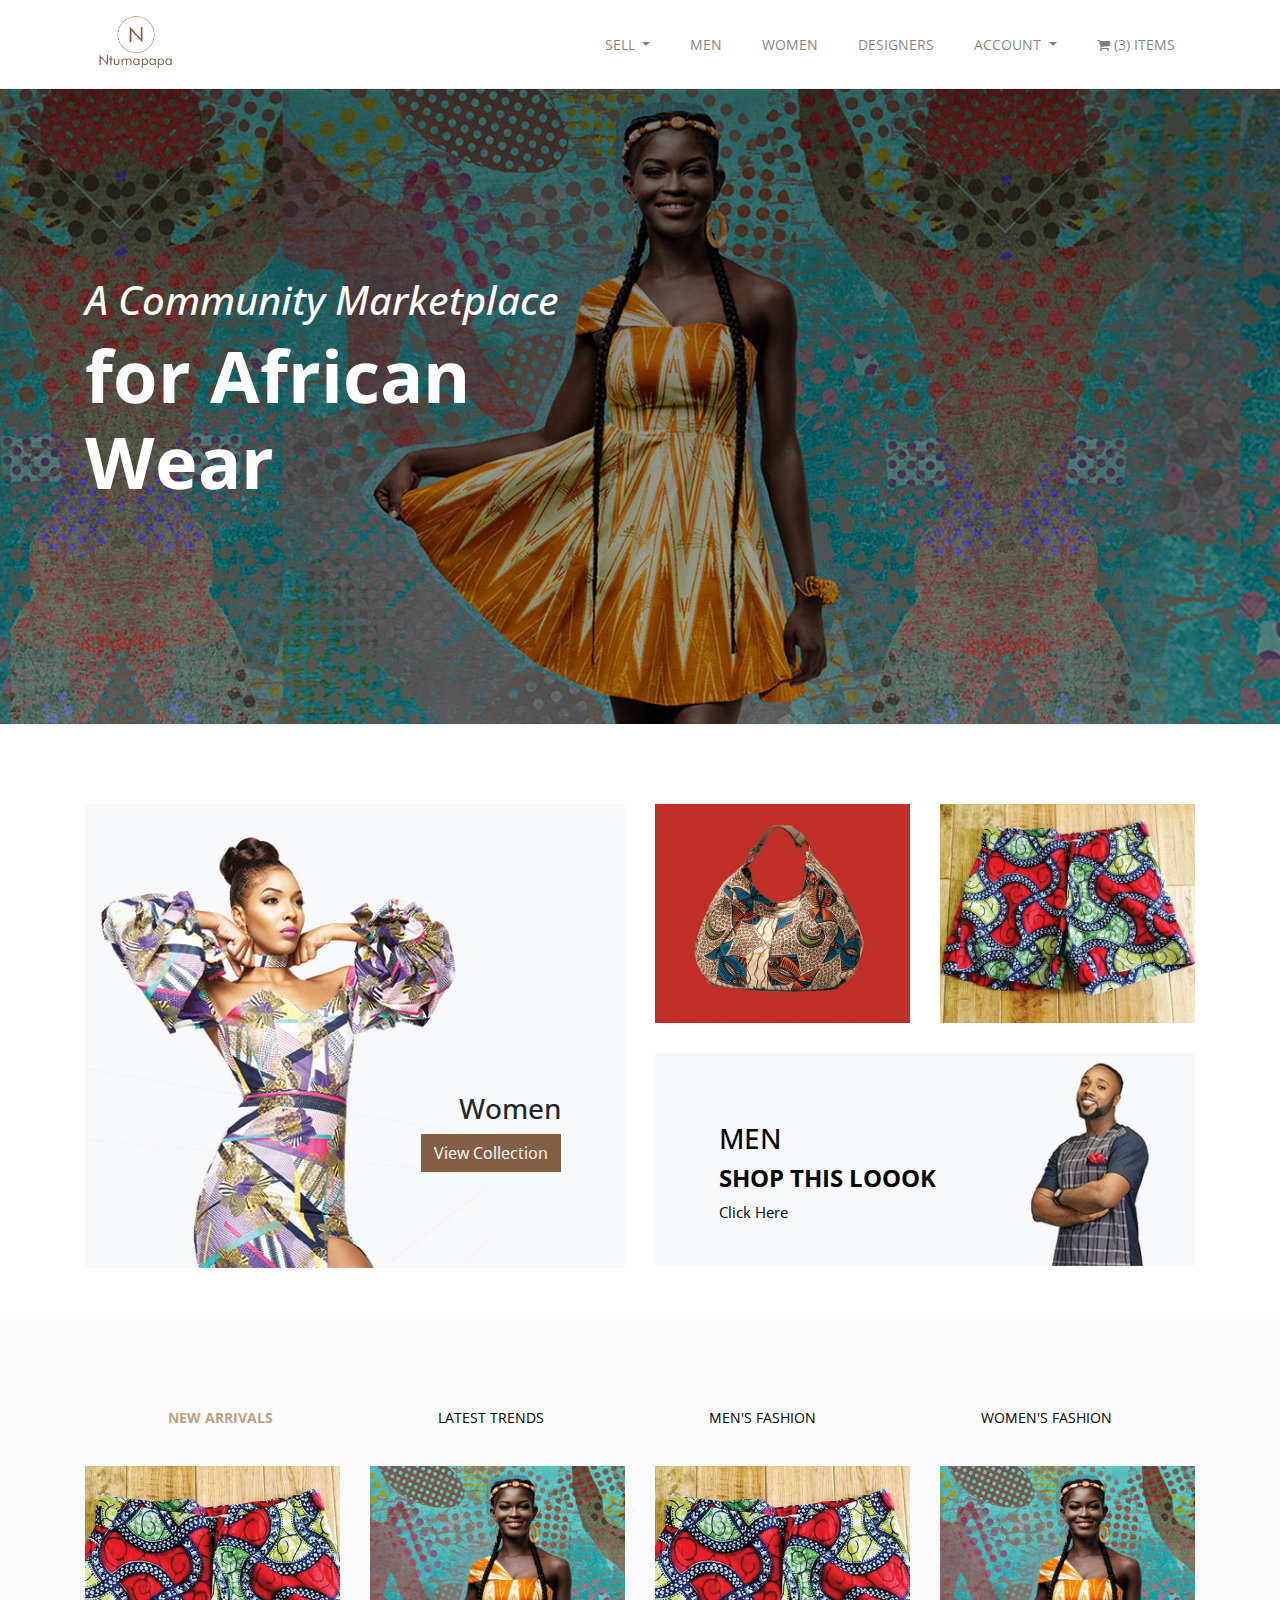
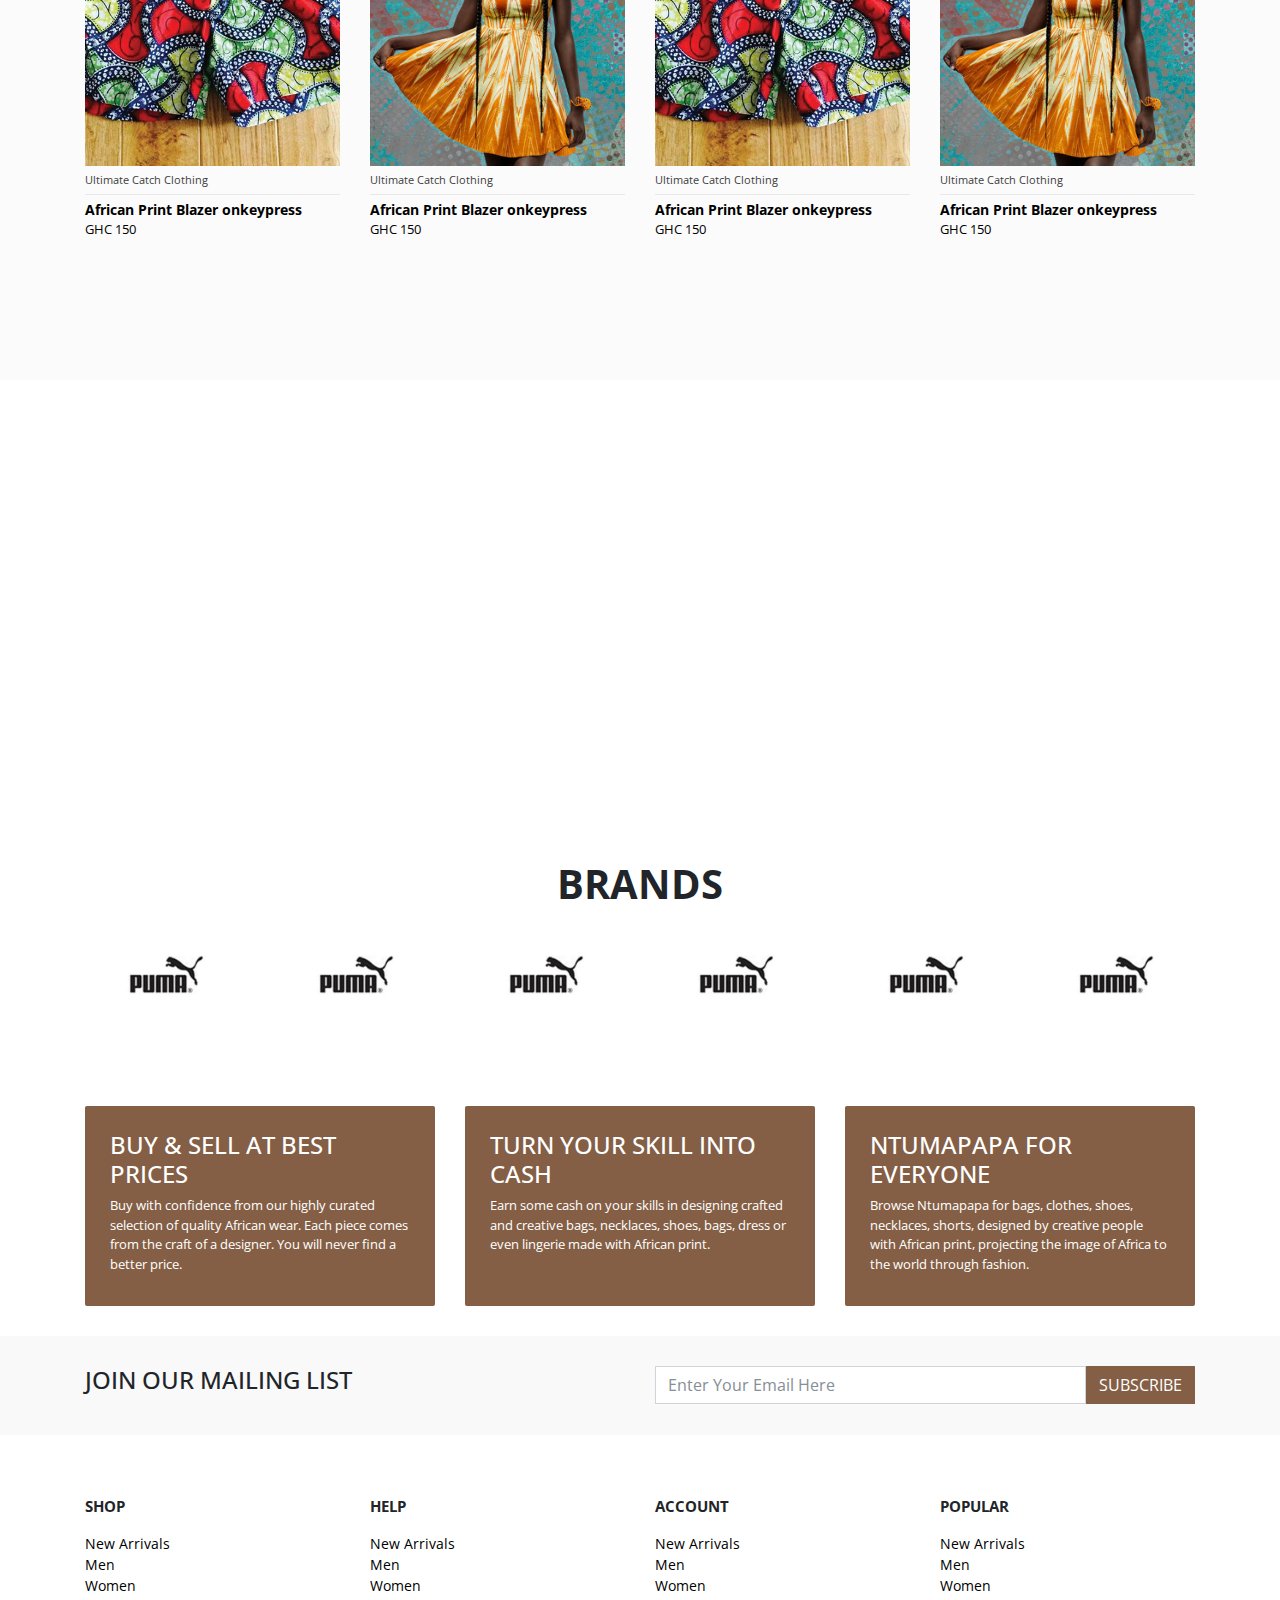
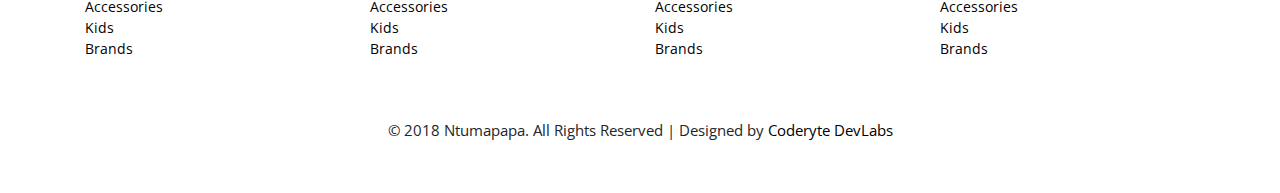
<file: index.html>
<!doctype html>
<html lang="en">

<head>
  <title>Ntumapapa | Buy and Sell African Clothing</title>
  <!-- Required meta tags -->
  <meta charset="utf-8">
  <meta name="viewport" content="width=device-width, initial-scale=1, shrink-to-fit=no">

  <!-- Bootstrap CSS -->
  <link rel="stylesheet" href="css/bootstrap.css">

  <!-- owl -->
  <link rel="stylesheet" href="css/owl.carousel.min.css">
  <link rel="stylesheet" href="css/owl.theme.default.css">
  <!-- owl -->


  <!-- custom -->
  <link rel="stylesheet" href="css/style.css">
  <!-- custom -->

   <!-- external from Plugins -->
    <link rel="stylesheet" href="plugins/animate.css">
    <!-- external from Plugins -->

  <!-- google fonts used -->
  <link href="https://fonts.googleapis.com/css?family=Open+Sans" rel="stylesheet">
  <link href="font-awesome-4.7.0/css/font-awesome.min.css" rel="stylesheet" type="text/css">
  <!-- google fonts used -->

</head>

<body>


  <!-- top manu or navigation bar  -->

  <nav class="navbar navbar-expand-lg navbar-light bg-light fixed-top ">
    <div class="container">
      <a href="index.html"><img src="img/officiallogo.png" class="img-fluid navbar-brand" width="100" height="48"></a>

      <button class="navbar-toggler" type="button" data-toggle="collapse" data-target="#navbarSupportedContent" aria-controls="navbarSupportedContent" aria-expanded="false" aria-label="Toggle navigation">
    <span class="navbar-toggler-icon"></span>

  </button>

      <div class="collapse navbar-collapse justify-content-end" id="navbarSupportedContent">
        <ul class="navbar-nav">


          <li class="nav-item dropdown">
            <a class="nav-link dropdown-toggle" href="#" id="navbarDropdown" role="button" data-toggle="dropdown" aria-haspopup="true" aria-expanded="false">
          SELL
        </a>
            <div class="dropdown-menu" aria-labelledby="navbarDropdown">
              <a class="dropdown-item" href="sellcategory.html">Men Collection</a>
              <a class="dropdown-item" href="sellcategory.html">Men Collection</a>

            </div>
          </li>
          <li class="nav-item"><a class="nav-link" href="listing.html">MEN</a></li>
          <li class="nav-item"><a class="nav-link" href="listing.html">WOMEN</a></li>
          <li class="nav-item"><a class="nav-link" href="designers.html">DESIGNERS</a></li>

          <li class="nav-item dropdown">
            <a class="nav-link dropdown-toggle" href="#" id="navbarDropdown" role="button" data-toggle="dropdown" aria-haspopup="true" aria-expanded="false">
          ACCOUNT
        </a>
            <div class="dropdown-menu" aria-labelledby="navbarDropdown">
              <a class="dropdown-item" href="login.html">Login</a>
              <a class="dropdown-item" href="Signup.html">Sign up</a>
            </div>
          </li>

          <li class="nav-item dropdown">
            <a class="nav-link" href="#" id="navbarDropdown" role="button" data-toggle="dropdown" aria-haspopup="true" aria-expanded="false">
          <i class="fa fa-shopping-cart"></i> <span>(3)</span><span> ITEMS</span>
        </a>
            <div class="dropdown-menu cardrop" aria-labelledby="navbarDropdown">
              <!-- add to cart dropdown preview -->
              <div>
                  <div class="row cartd ">
                    <div class="col-3"><img src="img/nika.jpg" class="img-fluid img-cart"></div>
                    <div class="col-7">
                      <p class="ntumaprotext"> African Print Blazer onkeypress </p>
                      <p class="amttext">1 <span>x</span> <span>GHC 150</span></p>
                    </div>
                    <div class="col-2">X</div>
                  </div>


                  <div class="row cartd">
                    <div class="col-3"><img src="img/nika.jpg" class="img-fluid img-cart"></div>
                    <div class="col-7">
                      <p class="ntumaprotext"> African Print Blazer onkeypress </p>
                      <p class="amttext">1 <span>x</span> <span>GHC 150</span></p>
                    </div>
                    <div class="col-2">X</div>
                    <hr>
                  </div>

                  <div class="row cartd">
                    <div class="col-3"><img src="img/nika.jpg" class="img-fluid img-cart"></div>
                    <div class="col-7">
                      <p class="ntumaprotext"> African Print Blazer onkeypress </p>
                      <p class="amttext">4 <span>x</span> <span>GHC 150</span></p>
                    </div>
                    <div class="col-2">X</div>
                    <hr>
                  </div>

                  </div>
                    <!-- add to cart dropdown preview -->

                    <!--view all cart or checkout   -->
                     <div class="cartout">
                       <div class="row">
                         <div class="col-6">
                           <a href="cart.html" class="btn btn-outline-primary btn-ntm-sm">View Call</a>
                         </div>
                         <div class="col-6 text-right">
                           <a href="checkout.html" class="btn btn-primary btn-ntm-sm">Check Out</a>
                         </div>
                       </div>
                     </div>
                    <!--view all cart or checkout   -->



              </div>
            </div>
          </li>


          <!-- <li class="nav-item">
        <a class="nav-link" href="#"> <i class="fa fa-shopping-cart"></i> <span>(0)</span><span> ITEMS</span></a>
      </li> -->
        </ul>

      </div>

  </nav>
  <!-- top manu or navigation bar  -->

  <!-- top image -->
  <section class="ntuma">
    <div class="container">
      <div class="row">
        <div class="col-xl-6">
          <h1 class="wow fadeIn" data-wow-delay="0.3s"><em> A Community Marketplace</em></h1>
          <h1 class="ntumah1 wow fadeInLeft" data-wow-delay="1s">for African Wear</h1>
        </div>
      </div>
    </div>
  </section>
  <!-- top image -->

  <!-- product categoery -->
  <section class="homprcat">
    <div class="container">
      <div class="row wow fadeInUp" data-wow-delay="0.3s">
        <div class="col-xl-6 col-md-6">
            <img src="img/women.jpg" class="img-fluid">
            <div class="text-right thumwo">
              <h3> Women </h3>
            <a href="#" class="btn btn-primary btn-ntm-sm">View Collection</a>
        </div>
      </div>


      <div class="col-xl-6  col-md-6">
        <div class="row">
          <div class="col-xl-6  col-md-6 thirtypadb">
            <a href="">
                    <img src="img/bag.jpg" class="img-fluid">
                    </a>
          </div>

          <div class="col-xl-6  col-md-6 thirtypadb">
            <a href="">
                  <img src="img/nika.jpg" class="img-fluid">
                  </a>
          </div>

          <div class="col-xl-12">

                <img src="img/men.jpg" class="img-fluid">
                <div class="thumen bc2">
                  <a href="">
                  <h3> MEN </h3>
                  <h4><strong>SHOP THIS LOOOK</strong></h4>
                  <P>Click Here</P>
                  </a>
                </div>

          </div>
        </div>
      </div>
    </div>
    </div>

  </section>
  <!-- product categoery -->



  <!-- Featured  -->
  <section class="homprcat2">
    <div class="container">
      <div class="row">
        <div class="col-xl-12">
          <ul class="nav nav-pills nav-fill " id="pills-tab" role="tablist">
            <li class="nav-item">
              <a class="nav-link active" id="pills-home-tab" data-toggle="pill" href="#ARRIVALS" role="tab" aria-controls="ARRIVALS" aria-selected="true">NEW ARRIVALS</a>
            </li>
            <li class="nav-item">
              <a class="nav-link" id="pills-profile-tab" data-toggle="pill" href="#RENDS" role="tab" aria-controls="RENDS" aria-selected="false">LATEST TRENDS</a>
            </li>
            <li class="nav-item">
              <a class="nav-link" id="pills-contact-tab" data-toggle="pill" href="#MEN" role="tab" aria-controls="MEN" aria-selected="false">MEN'S FASHION</a>
            </li>

            <li class="nav-item">
              <a class="nav-link" id="WOMEN-tab" data-toggle="pill" href="#WOMEN" role="tab" aria-controls="WOMEN" aria-selected="false">WOMEN'S FASHION</a>
            </li>

          </ul>

          <!-- inside content for Featured content  -->
          <div class="tab-content" id="pills-tabContent">
            <!-- new arrive contetn on toggole -->
            <div class="tab-pane fade show active" id="ARRIVALS" role="tabpanel" aria-labelledby="pills-home-tab">
              <div class="row protog">
                <div class="col-xl-3 col-lg-3 col-md-6 addpad">
                  <div class="cont">
                    <img src="img/nika.jpg" class="img-fluid img-ntuma image">
                    <div class="middle overlay">
                      <div class="text">
                        <ul class="list-inline">
                          <li class="list-inline-item"><a href="#"><i class="fa fa-heart fa-2xb" aria-hidden="true"></i></a></li>
                          <li class="list-inline-item"><a href="product.html"><i class="fa fa-eye fa-2xb" aria-hidden="true"></i></a></li>
                          <li class="list-inline-item"><a href="#"><i class="fa fa fa-shopping-cart fa-2xb" aria-hidden="true"></i></a></li><a target="_blank" href="#">
                </a></ul>
                      </div>

                    </div>
                  </div>
                  <div class="">
                    <a href="product.html">
                    <small class="brand">Ultimate Catch Clothing</small>
                  <p class="ntumaprotext">African Print Blazer onkeypress</p>
                  <p class="amttext">GHC 150</p>
                  </a>
                  </div>
                </div>

                <div class="col-xl-3 col-lg-3 col-md-6 addpad">
                  <div class="cont">
                    <img src="img/ntumacover.jpg" class="img-fluid img-ntuma image">
                    <div class="middle overlay">
                      <div class="text">
                        <ul class="list-inline">
                          <li class="list-inline-item"><a href="#"><i class="fa fa-heart fa-2xb" aria-hidden="true"></i></a></li>
                         <li class="list-inline-item"><a href="product.html"><i class="fa fa-eye fa-2xb" aria-hidden="true"></i></a></li>
                          <li class="list-inline-item"><a href="#"><i class="fa fa fa-shopping-cart fa-2xb" aria-hidden="true"></i></a></li><a target="_blank" href="#">
                </a></ul>
                      </div>

                    </div>
                  </div>
                  <div class="">
                    <a href="product.html">
                    <small class="brand">Ultimate Catch Clothing</small>
                  <p class="ntumaprotext">African Print Blazer onkeypress</p>
                  <p class="amttext">GHC 150</p>
                  </a>
                  </div>
                </div>

                <div class="col-xl-3 col-lg-3 col-md-6 addpad">
                  <div class="cont">
                    <img src="img/nika.jpg" class="img-fluid img-ntuma image">
                    <div class="middle overlay">
                      <div class="text">
                        <ul class="list-inline">
                          <li class="list-inline-item"><a href="#"><i class="fa fa-heart fa-2xb" aria-hidden="true"></i></a></li>
                         <li class="list-inline-item"><a href="product.html"><i class="fa fa-eye fa-2xb" aria-hidden="true"></i></a></li>
                          <li class="list-inline-item"><a href="#"><i class="fa fa fa-shopping-cart fa-2xb" aria-hidden="true"></i></a></li><a target="_blank" href="#">
                </a></ul>
                      </div>

                    </div>
                  </div>
                  <div class="">
                    <a href="product.html">
                    <small class="brand">Ultimate Catch Clothing</small>
                  <p class="ntumaprotext">African Print Blazer onkeypress</p>
                  <p class="amttext">GHC 150</p>
                  </a>
                  </div>
                </div>

                <div class="col-xl-3 col-lg-3 col-md-6 addpad">
                  <div class="cont">
                    <img src="img/ntumacover.jpg" class="img-fluid img-ntuma image">
                    <div class="middle overlay">
                      <div class="text">
                        <ul class="list-inline">
                          <li class="list-inline-item"><a href="#"><i class="fa fa-heart fa-2xb" aria-hidden="true"></i></a></li>
                         <li class="list-inline-item"><a href="product.html"><i class="fa fa-eye fa-2xb" aria-hidden="true"></i></a></li>
                          <li class="list-inline-item"><a href="#"><i class="fa fa fa-shopping-cart fa-2xb" aria-hidden="true"></i></a></li><a target="_blank" href="#">
                </a></ul>
                      </div>

                    </div>
                  </div>
                  <div class="">
                    <a href="product.html">
                    <small class="brand">Ultimate Catch Clothing</small>
                  <p class="ntumaprotext">African Print Blazer onkeypress</p>
                  <p class="amttext">GHC 150</p>
                  </a>
                  </div>
                </div>
              </div>
            </div>
            <!-- new arrive contetn on toggole -->

            <!-- trends contetn on toggole -->

            <div class="tab-pane fade" id="RENDS" role="tabpanel" aria-labelledby="pills-profile-tab">
              <div class="row protog">
                <div class="col-xl-3 col-lg-3 col-md-6 addpad">
                  <div class="cont">
                    <img src="img/nika.jpg" class="img-fluid img-ntuma image">
                    <div class="middle overlay">
                      <div class="text">
                        <ul class="list-inline">
                          <li class="list-inline-item"><a href="#"><i class="fa fa-heart fa-2xb" aria-hidden="true"></i></a></li>
                         <li class="list-inline-item"><a href="product.html"><i class="fa fa-eye fa-2xb" aria-hidden="true"></i></a></li>
                          <li class="list-inline-item"><a href="#"><i class="fa fa fa-shopping-cart fa-2xb" aria-hidden="true"></i></a></li><a target="_blank" href="#">
              </a></ul>
                      </div>

                    </div>
                  </div>
                  <div class="">
                    <a href="#">
                  <small class="brand">Ultimate Catch Clothing</small>
                <p class="ntumaprotext">African Print Blazer onkeypress</p>
                <p class="amttext">GHC 150</p>
                </a>
                  </div>
                </div>

                <div class="col-xl-3 col-lg-3 col-md-6 addpad">
                  <div class="cont">
                    <img src="img/ntumacover.jpg" class="img-fluid img-ntuma image">
                    <div class="middle overlay">
                      <div class="text">
                        <ul class="list-inline">
                          <li class="list-inline-item"><a href="#"><i class="fa fa-heart fa-2xb" aria-hidden="true"></i></a></li>
                         <li class="list-inline-item"><a href="product.html"><i class="fa fa-eye fa-2xb" aria-hidden="true"></i></a></li>
                          <li class="list-inline-item"><a href="#"><i class="fa fa fa-shopping-cart fa-2xb" aria-hidden="true"></i></a></li><a target="_blank" href="#">
              </a></ul>
                      </div>

                    </div>
                  </div>
                  <div class="">
                    <a href="#">
                  <small class="brand">Ultimate Catch Clothing</small>
                <p class="ntumaprotext">African Print Blazer onkeypress</p>
                <p class="amttext">GHC 150</p>
                </a>
                  </div>
                </div>

                <div class="col-xl-3 col-lg-3 col-md-6 addpad">
                  <div class="cont">
                    <img src="img/nika.jpg" class="img-fluid img-ntuma image">
                    <div class="middle overlay">
                      <div class="text">
                        <ul class="list-inline">
                          <li class="list-inline-item"><a href="#"><i class="fa fa-heart fa-2xb" aria-hidden="true"></i></a></li>
                         <li class="list-inline-item"><a href="product.html"><i class="fa fa-eye fa-2xb" aria-hidden="true"></i></a></li>
                          <li class="list-inline-item"><a href="#"><i class="fa fa fa-shopping-cart fa-2xb" aria-hidden="true"></i></a></li><a target="_blank" href="#">
              </a></ul>
                      </div>

                    </div>
                  </div>
                  <div class="">
                    <a href="#">
                  <small class="brand">Ultimate Catch Clothing</small>
                <p class="ntumaprotext">African Print Blazer onkeypress</p>
                <p class="amttext">GHC 150</p>
                </a>
                  </div>
                </div>

                <div class="col-xl-3 col-lg-3 col-md-6 addpad">
                  <div class="cont">
                    <img src="img/ntumacover.jpg" class="img-fluid img-ntuma image">
                    <div class="middle overlay">
                      <div class="text">
                        <ul class="list-inline">
                          <li class="list-inline-item"><a href="#"><i class="fa fa-heart fa-2xb" aria-hidden="true"></i></a></li>
                         <li class="list-inline-item"><a href="product.html"><i class="fa fa-eye fa-2xb" aria-hidden="true"></i></a></li>
                          <li class="list-inline-item"><a href="#"><i class="fa fa fa-shopping-cart fa-2xb" aria-hidden="true"></i></a></li><a target="_blank" href="#">
              </a></ul>
                      </div>

                    </div>
                  </div>
                  <div class="">
                    <a href="#">
                  <small class="brand">Ultimate Catch Clothing</small>
                <p class="ntumaprotext">African Print Blazer onkeypress</p>
                <p class="amttext">GHC 150</p>
                </a>
                  </div>
                </div>
              </div>
            </div>
            <!-- trends contetn on toggole -->


            <!-- men fashoin contetn on toggole -->

            <div class="tab-pane fade" id="MEN" role="tabpanel" aria-labelledby="pills-contact-tab">
              <div class="row protog">
                <div class="col-xl-3 col-lg-3 col-md-6 addpad">
                  <div class="cont">
                    <img src="img/nika.jpg" class="img-fluid img-ntuma image">
                    <div class="middle overlay">
                      <div class="text">
                        <ul class="list-inline">
                          <li class="list-inline-item"><a href="#"><i class="fa fa-heart fa-2xb" aria-hidden="true"></i></a></li>
                         <li class="list-inline-item"><a href="product.html"><i class="fa fa-eye fa-2xb" aria-hidden="true"></i></a></li>
                          <li class="list-inline-item"><a href="#"><i class="fa fa fa-shopping-cart fa-2xb" aria-hidden="true"></i></a></li><a target="_blank" href="#">
              </a></ul>
                      </div>

                    </div>
                  </div>
                  <div class="">
                    <a href="#">
                  <small class="brand">Ultimate Catch Clothing</small>
                <p class="ntumaprotext">African Print Blazer onkeypress</p>
                <p class="amttext">GHC 150</p>
                </a>
                  </div>
                </div>

                <div class="col-xl-3 col-lg-3 col-md-6 addpad">
                  <div class="cont">
                    <img src="img/ntumacover.jpg" class="img-fluid img-ntuma image">
                    <div class="middle overlay">
                      <div class="text">
                        <ul class="list-inline">
                          <li class="list-inline-item"><a href="#"><i class="fa fa-heart fa-2xb" aria-hidden="true"></i></a></li>
                         <li class="list-inline-item"><a href="product.html"><i class="fa fa-eye fa-2xb" aria-hidden="true"></i></a></li>
                          <li class="list-inline-item"><a href="#"><i class="fa fa fa-shopping-cart fa-2xb" aria-hidden="true"></i></a></li><a target="_blank" href="#">
              </a></ul>
                      </div>

                    </div>
                  </div>
                  <div class="">
                    <a href="#">
                  <small class="brand">Ultimate Catch Clothing</small>
                <p class="ntumaprotext">African Print Blazer onkeypress</p>
                <p class="amttext">GHC 150</p>
                </a>
                  </div>
                </div>

                <div class="col-xl-3 col-lg-3 col-md-6 addpad">
                  <div class="cont">
                    <img src="img/nika.jpg" class="img-fluid img-ntuma image">
                    <div class="middle overlay">
                      <div class="text">
                        <ul class="list-inline">
                          <li class="list-inline-item"><a href="#"><i class="fa fa-heart fa-2xb" aria-hidden="true"></i></a></li>
                         <li class="list-inline-item"><a href="product.html"><i class="fa fa-eye fa-2xb" aria-hidden="true"></i></a></li>
                          <li class="list-inline-item"><a href="#"><i class="fa fa fa-shopping-cart fa-2xb" aria-hidden="true"></i></a></li><a target="_blank" href="#">
              </a></ul>
                      </div>

                    </div>
                  </div>
                  <div class="">
                    <a href="#">
                  <small class="brand">Ultimate Catch Clothing</small>
                <p class="ntumaprotext">African Print Blazer onkeypress</p>
                <p class="amttext">GHC 150</p>
                </a>
                  </div>
                </div>

                <div class="col-xl-3 col-lg-3 col-md-6 addpad">
                  <div class="cont">
                    <img src="img/ntumacover.jpg" class="img-fluid img-ntuma image">
                    <div class="middle overlay">
                      <div class="text">
                        <ul class="list-inline">
                          <li class="list-inline-item"><a href="#"><i class="fa fa-heart fa-2xb" aria-hidden="true"></i></a></li>
                         <li class="list-inline-item"><a href="product.html"><i class="fa fa-eye fa-2xb" aria-hidden="true"></i></a></li>
                          <li class="list-inline-item"><a href="#"><i class="fa fa fa-shopping-cart fa-2xb" aria-hidden="true"></i></a></li><a target="_blank" href="#">
              </a></ul>
                      </div>

                    </div>
                  </div>
                  <div class="">
                    <a href="#">
                  <small class="brand">Ultimate Catch Clothing</small>
                <p class="ntumaprotext">African Print Blazer onkeypress</p>
                <p class="amttext">GHC 150</p>
                </a>
                  </div>
                </div>
              </div>
            </div>
            <!-- men fashoin contetn on toggole -->


            <!-- women fashoin contetn on toggole -->

            <div class="tab-pane fade" id="WOMEN" role="tabpanel" aria-labelledby="pills-contact-tab">
              <div class="row protog">
                <div class="col-xl-3 col-lg-3 col-md-6 addpad">
                  <div class="cont">
                    <img src="img/nika.jpg" class="img-fluid img-ntuma image">
                    <div class="middle overlay">
                      <div class="text">
                        <ul class="list-inline">
                          <li class="list-inline-item"><a href="#"><i class="fa fa-heart fa-2xb" aria-hidden="true"></i></a></li>
                         <li class="list-inline-item"><a href="product.html"><i class="fa fa-eye fa-2xb" aria-hidden="true"></i></a></li>
                          <li class="list-inline-item"><a href="#"><i class="fa fa fa-shopping-cart fa-2xb" aria-hidden="true"></i></a></li><a target="_blank" href="#">
              </a></ul>
                      </div>

                    </div>
                  </div>
                  <div class="">
                    <a href="#">
                  <small class="brand">Ultimate Catch Clothing</small>
                <p class="ntumaprotext">African Print Blazer onkeypress</p>
                <p class="amttext">GHC 150</p>
                </a>
                  </div>
                </div>

                <div class="col-xl-3 col-lg-3 col-md-6 addpad">
                  <div class="cont">
                    <img src="img/ntumacover.jpg" class="img-fluid img-ntuma image">
                    <div class="middle overlay">
                      <div class="text">
                        <ul class="list-inline">
                          <li class="list-inline-item"><a href="#"><i class="fa fa-heart fa-2xb" aria-hidden="true"></i></a></li>
                         <li class="list-inline-item"><a href="product.html"><i class="fa fa-eye fa-2xb" aria-hidden="true"></i></a></li>
                          <li class="list-inline-item"><a href="#"><i class="fa fa fa-shopping-cart fa-2xb" aria-hidden="true"></i></a></li><a target="_blank" href="#">
              </a></ul>
                      </div>

                    </div>
                  </div>
                  <div class="">
                    <a href="#">
                  <small class="brand">Ultimate Catch Clothing</small>
                <p class="ntumaprotext">African Print Blazer onkeypress</p>
                <p class="amttext">GHC 150</p>
                </a>
                  </div>
                </div>

                <div class="col-xl-3 col-lg-3 col-md-6 addpad">
                  <div class="cont">
                    <img src="img/nika.jpg" class="img-fluid img-ntuma image">
                    <div class="middle overlay">
                      <div class="text">
                        <ul class="list-inline">
                          <li class="list-inline-item"><a href="#"><i class="fa fa-heart fa-2xb" aria-hidden="true"></i></a></li>
                         <li class="list-inline-item"><a href="product.html"><i class="fa fa-eye fa-2xb" aria-hidden="true"></i></a></li>
                          <li class="list-inline-item"><a href="#"><i class="fa fa fa-shopping-cart fa-2xb" aria-hidden="true"></i></a></li><a target="_blank" href="#">
              </a></ul>
                      </div>

                    </div>
                  </div>
                  <div class="">
                    <a href="#">
                  <small class="brand">Ultimate Catch Clothing</small>
                <p class="ntumaprotext">African Print Blazer onkeypress</p>
                <p class="amttext">GHC 150</p>
                </a>
                  </div>
                </div>

                <div class="col-xl-3 col-lg-3 col-md-6 addpad">
                  <div class="cont">
                    <img src="img/joshua_bl.jpg" class="img-fluid img-ntuma image">
                    <div class="middle overlay">
                      <div class="text">
                        <ul class="list-inline">
                          <li class="list-inline-item"><a href="#"><i class="fa fa-heart fa-2xb" aria-hidden="true"></i></a></li>
                         <li class="list-inline-item"><a href="product.html"><i class="fa fa-eye fa-2xb" aria-hidden="true"></i></a></li>
                          <li class="list-inline-item"><a href="#"><i class="fa fa fa-shopping-cart fa-2xb" aria-hidden="true"></i></a></li><a target="_blank" href="#">
              </a></ul>
                      </div>

                    </div>
                  </div>
                  <div class="">
                    <a href="#">
                  <small class="brand">Ultimate Catch Clothing</small>
                <p class="ntumaprotext">African Print Blazer onkeypress</p>
                <p class="amttext">GHC 150</p>
                </a>
                  </div>
                </div>
              </div>
            </div>
            <!-- women fashoin contetn on toggole -->

          </div>
          <!-- inside content for Featured content  -->
        </div>
      </div>
    </div>
  </section>
  <!-- Featured  -->


  <!-- brag or catch phrase -->
  <section class="brag">
    <div class="container">
      <div class="row">
        <div class="col-xl-12 text-right wc">
          <h1 class="ntumah1b wow fadeInRight" data-wow-delay="0.2s">NTUMAPAPA</h1>
          <h1 class="wow fadeInRight" data-wow-delay="0.5s">Ready to Wear</h1>
        </div>
      </div>
    </div>
  </section>
  <!-- brag or catch phrase -->

  <!-- brands  -->
  <section class="homprcath">
    <div class="container">
      <div class="row">
        <div class="col-xl-12  text-center">
          <h1> <strong> BRANDS</strong></h1>
        </div>
        <div class="col-xl-2 col-md-2 col-6"><img src="img/logo.jpg" class="img-fluid img-brand "></div>
        <div class="col-xl-2 col-md-2 col-6"><img src="img/logo.jpg" class="img-fluid img-brand "></div>
        <div class="col-xl-2 col-md-2 col-6"><img src="img/logo.jpg" class="img-fluid img-brand "></div>
        <div class="col-xl-2 col-md-2 col-6"><img src="img/logo.jpg" class="img-fluid img-brand "></div>
        <div class="col-xl-2 col-md-2 col-6"><img src="img/logo.jpg" class="img-fluid img-brand "></div>
        <div class="col-xl-2 col-md-2 col-6"><img src="img/logo.jpg" class="img-fluid img-brand "></div>
      </div>
    </div>
  </section>
  <!-- brands  -->

  <!-- ntumapapa selleing pint  -->
  <section>
    <div class="container">
      <div class="row">
        <div class="col-md-4 addpad ">
          <div class="card sellinfpoint">
            <div class="sptitle">
              <h4>BUY & SELL AT BEST PRICES</h4>
              <p class="amttext">Buy with confidence from our highly curated selection of quality African wear. Each piece comes from the craft of a designer. You will never find a better price.</p>
            </div>
          </div>
        </div>
        <div class="col-md-4 addpad">
          <div class="card sellinfpoint">
            <div class="sptitle">
              <h4>TURN YOUR SKILL INTO CASH</h4>
              <p class="amttext">Earn some cash on your skills in designing crafted and creative bags, necklaces, shoes, bags, dress or even lingerie made with African print.</p>
            </div>
          </div>
        </div>
        <div class="col-md-4 addpad">
          <div class="card sellinfpoint">
            <div class="sptitle">
              <h4>NTUMAPAPA FOR EVERYONE</h4>
              <p class="amttext">Browse Ntumapapa for bags, clothes, shoes, necklaces, shorts, designed by creative people with African print, projecting the image of Africa to the world through fashion.</p>
            </div>
          </div>
        </div>
      </div>
    </div>
  </section>
  <!-- ntumapapa selleing pint  -->

  <!-- JOIN OUR MAILING LIST -->
  <section class="mailing">
    <div class="container">
      <div class="row">
        <div class="col-md-6">
          <h4>JOIN OUR MAILING LIST</h4></div>
        <div class="col-md-6">
          <div class="input-group mb-3">
            <input type="text" class="form-control" placeholder="Enter Your Email Here" aria-label="Enter Your Email Here" aria-describedby="basic-addon2">
            <div class="input-group-append">
              <button class="btn btn-primary
                " type="button">SUBSCRIBE</button>
            </div>
          </div>
        </div>
      </div>
    </div>
  </section>
  <!-- JOIN OUR MAILING LIST -->


  <!-- footer -->
  <section class="homfot">
    <div class="container">
      <div class="row">
        <div class="col-md-3 col-6 thirtypadb">
          <p class="wc1"><strong>SHOP</strong></p>
          <ul class="list-unstyled amttext3">
            <li><a href="#">New Arrivals</a></li>
            <li><a href="#">Men</a></li>
            <li><a href="#">Women</a></li>
            <li><a href="#">Accessories</a></li>
            <li><a href="#">Kids</a></li>
            <li><a href="#">Brands</a></l </ul>
        </div>

        <div class="col-md-3 col-6 thirtypadb">
          <p class="wc1"><strong>HELP</strong></p>
          <ul class="list-unstyled amttext3">
            <li><a href="#">New Arrivals</a></li>
            <li><a href="#">Men</a></li>
            <li><a href="#">Women</a></li>
            <li><a href="#">Accessories</a></li>
            <li><a href="#">Kids</a></li>
            <li><a href="#">Brands</a></li>
          </ul>
        </div>

        <div class="col-md-3 col-6 thirtypadb">
          <p class="wc1"><strong>ACCOUNT</strong></p>
          <ul class="list-unstyled amttext3">
            <li><a href="#">New Arrivals</a></li>
            <li><a href="#">Men</a></li>
            <li><a href="#">Women</a></li>
            <li><a href="#">Accessories</a></li>
            <li><a href="#">Kids</a></li>
            <li><a href="#">Brands</a></li>

          </ul>
        </div>
        <div class="col-md-3 col-6 thirtypadb">
          <p class="wc1"><strong>POPULAR</strong></p>
          <ul class="list-unstyled amttext3">
            <li><a href="#">New Arrivals</a></li>
            <li><a href="#">Men</a></li>
            <li><a href="#">Women</a></li>
            <li><a href="#">Accessories</a></li>
            <li><a href="#">Kids</a></li>
            <li><a href="#">Brands</a></li>

          </ul>
        </div>

        <div class="col-md-12 text-center protog ">
          <p>© 2018 Ntumapapa. All Rights Reserved | Designed by <span><a href="#">Coderyte DevLabs</a></span></p>
        </div>
      </div>
    </div>
  </section>
  <!-- footer -->










 <!-- Optional JavaScript -->
  <!-- jQuery first, then Popper.js, then Bootstrap JS -->
  <script src="js/jquery-3.2.1.slim.min.js"></script>
  <script src="js/popper.min.js"></script>
  <script src="js/bootstrap.js"></script>

  <script src="js/ntuma.js"></script>
  <script src="js/owl.carousel.min.js"></script>

  <script src="plugins/wow/wow.min.js"></script>
              <script>
              new WOW().init();
              </script>



</body>

</html>
</file>
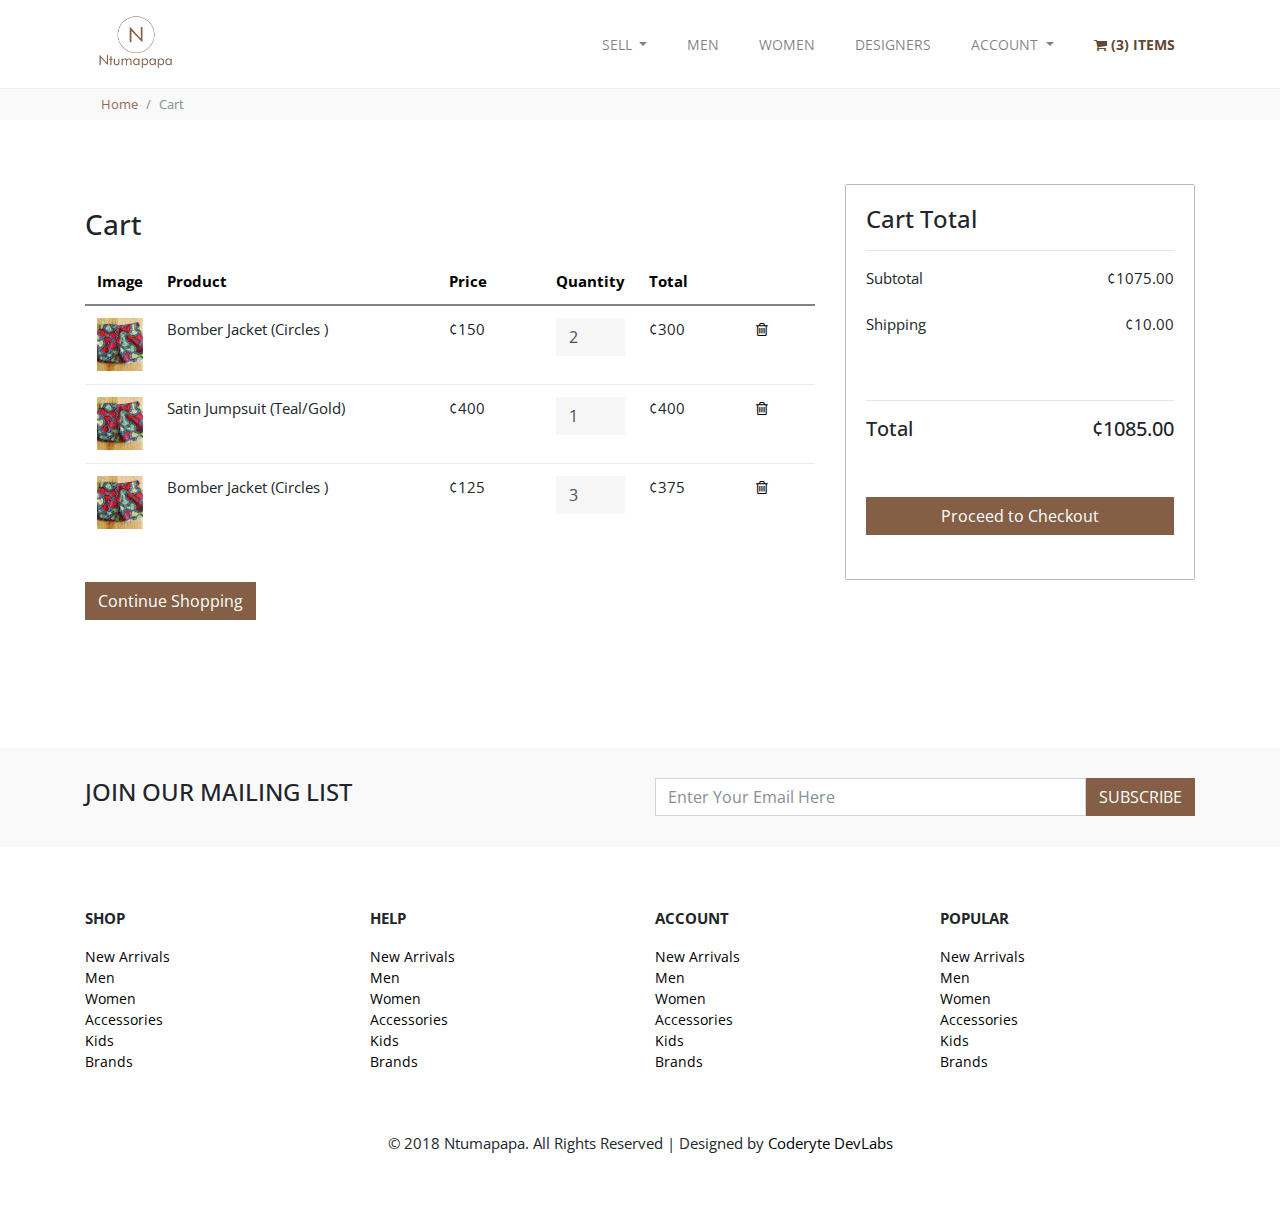
<file: cart.html>
<!doctype html>
<html lang="en">

<head>
  <title>Ntumapapa | Cart</title>
  <!-- Required meta tags -->
  <meta charset="utf-8">
  <meta name="viewport" content="width=device-width, initial-scale=1, shrink-to-fit=no">

    <!-- Bootstrap CSS -->
  <link rel="stylesheet" href="css/bootstrap.css">

  <!-- owl -->
  <link rel="stylesheet" href="css/owl.carousel.min.css">
  <link rel="stylesheet" href="css/owl.theme.default.css">
  <!-- owl -->


  <!-- custom -->
  <link rel="stylesheet" href="css/style.css">
  <!-- custom -->

   <!-- external from Plugins -->
    <link rel="stylesheet" href="plugins/animate.css">
    <!-- external from Plugins -->

  <!-- google fonts used -->
  <link href="https://fonts.googleapis.com/css?family=Open+Sans" rel="stylesheet">
  <link href="font-awesome-4.7.0/css/font-awesome.min.css" rel="stylesheet" type="text/css">
  <!-- google fonts used -->



</head>

<body>


  <!-- top manu or navigation bar  -->

  <nav class="navbar navbar-expand-lg navbar-light bg-light fixed-top ">
    <div class="container">
      <a href="index.html"><img src="img/officiallogo.png" class="img-fluid navbar-brand" width="100" height="48"></a>

      <button class="navbar-toggler" type="button" data-toggle="collapse" data-target="#navbarSupportedContent" aria-controls="navbarSupportedContent" aria-expanded="false" aria-label="Toggle navigation">
    <span class="navbar-toggler-icon"></span>

  </button>

      <div class="collapse navbar-collapse justify-content-end" id="navbarSupportedContent">
        <ul class="navbar-nav">


          <li class="nav-item dropdown">
            <a class="nav-link dropdown-toggle" href="#" id="navbarDropdown" role="button" data-toggle="dropdown" aria-haspopup="true" aria-expanded="false">
          SELL
        </a>
            <div class="dropdown-menu" aria-labelledby="navbarDropdown">
              <a class="dropdown-item" href="sellcategory.html">Men Collection</a>
              <a class="dropdown-item" href="sellcategory.html">Men Collection</a>

            </div>
          </li>
          <li class="nav-item"><a class="nav-link" href=listing.html ">MEN</a></li>
           <li class="nav-item"><a class="nav-link" href=listing.html ">WOMEN</a></li>
        
          <li class="nav-item"><a class="nav-link" href="designers.html">DESIGNERS</a></li>

          <li class="nav-item dropdown">
            <a class="nav-link dropdown-toggle" href="#" id="navbarDropdown" role="button" data-toggle="dropdown" aria-haspopup="true" aria-expanded="false">
          ACCOUNT
        </a>
            <div class="dropdown-menu" aria-labelledby="navbarDropdown">
              <a class="dropdown-item" href="login.html">Login</a>
              <a class="dropdown-item" href="signup.html">Sign up</a>
            </div>
          </li>

          <li class="nav-item dropdown active">
            <a class="nav-link" href="#" id="navbarDropdown" role="button" data-toggle="dropdown" aria-haspopup="true" aria-expanded="false">
          <i class="fa fa-shopping-cart"></i> <span>(3)</span><span> ITEMS</span>
        </a>
            <div class="dropdown-menu cardrop" aria-labelledby="navbarDropdown">
              <!-- add to cart dropdown preview -->
              <div>
                <div class="row cartd ">
                  <div class="col-3"><img src="img/nika.jpg" class="img-fluid img-cart"></div>
                  <div class="col-7">
                    <p class="ntumaprotext"> African Print Blazer onkeypress </p>
                    <p class="amttext">1 <span>x</span> <span>GHC 150</span></p>
                  </div>
                  <div class="col-2">X</div>
                </div>


                <div class="row cartd">
                  <div class="col-3"><img src="img/nika.jpg" class="img-fluid img-cart"></div>
                  <div class="col-7">
                    <p class="ntumaprotext"> African Print Blazer onkeypress </p>
                    <p class="amttext">1 <span>x</span> <span>GHC 150</span></p>
                  </div>
                  <div class="col-2">X</div>
                  <hr>
                </div>

                <div class="row cartd">
                  <div class="col-3"><img src="img/nika.jpg" class="img-fluid img-cart"></div>
                  <div class="col-7">
                    <p class="ntumaprotext"> African Print Blazer onkeypress </p>
                    <p class="amttext">4 <span>x</span> <span>GHC 150</span></p>
                  </div>
                  <div class="col-2">X</div>
                  <hr>
                </div>

              </div>
              <!-- add to cart dropdown preview -->

              <!--view all cart or checkout   -->
              <div class="cartout">
                <div class="row">
                  <div class="col-6">
                    <a href="cart.html" class="btn btn-outline-primary btn-ntm-sm">View Call</a>
                  </div>
                  <div class="col-6 text-right">
                    <a href="checkout.html" class="btn btn-primary btn-ntm-sm">Check Out</a>
                  </div>
                </div>
              </div>
              <!--view all cart or checkout   -->



            </div>
      </div>
      </li>
      </ul>

    </div>

  </nav>
  <!-- top manu or navigation bar  -->

  <!-- mini directory navigation  -->
  <section class="bkmagtop">
    <div class="container">
      <div class="row">
        <div class="col-xl-12">
          <nav aria-label="breadcrumb">
            <ol class="breadcrumb">
              <li class="breadcrumb-item"><a href="#">Home</a></li>
              <li class="breadcrumb-item active" aria-current="page">Cart</li>
            </ol>
          </nav>
        </div>
      </div>
    </div>
  </section>
  <!-- mini directory navigation  -->


  <!-- cart  product details -->
  <section class="singpro">
    <div class="container">
      <div class="row">
        <div class="col-md-8 ">
          <h3 class="ccrt">Cart</h3>
          <div class="table-responsive">
          <table class="table">
            <thead class="thead-ntuma">
              <tr>
                <th width="5%" scope="col">Image</th>
                <th width="40%" scope="col">Product</th>
                <th width="15%" scope="col">Price</th>
                <th width="5%" scope="col">Quantity</th>
                <th width="15%" scope="col">Total</th>
                <th width="10%" scope="col"></th>
              </tr>
            </thead>
            <tbody>
              <tr>
                <th scope="row"><img src="img/nika.jpg" class="img-fluid img-cart-2"></th>
                <td>Bomber Jacket (Circles )</td>
                <td>¢150</td>
                <td>
                  <div class="form-group">
                   <input class="form-control" type="number" value="2" id="example-number-input">
                 </div>
                </td>
                <td>¢300</td>
                <td><a href="#"><i class="fa fa-trash-o" aria-hidden="true"></i></a></td>
              </tr>

              <tr>
                <th scope="row"><img src="img/nika.jpg" class="img-fluid img-cart-2"></th>
                <td>Satin Jumpsuit (Teal/Gold)</td>
                <td>¢400</td>
                <td>
                  <div class="form-group">
                   <input class="form-control" type="number" value="1" id="example-number-input">
                 </div>
                </td>
                <td>¢400</td>
                <td><a href="#"><i class="fa fa-trash-o" aria-hidden="true"></i></a></td>
              </tr>

              <tr>
                <th scope="row"><img src="img/nika.jpg" class="img-fluid img-cart-2"></th>
                <td>Bomber Jacket (Circles )</td>
                <td>¢125</td>
                <td>
                  <div class="form-group">
                   <input class="form-control" type="number" value="3" id="example-number-input">
                 </div>
                </td>
                <td>¢375</td>
                <td><a href="#"><i class="fa fa-trash-o" aria-hidden="true"></i></a></td>
              </tr>
            </tbody>
            </table>
        </div>

        <div class="cartsum">
          <a href="listing.html" class="btn btn btn-primary">Continue Shopping</a>
        </div>
        </div>

        <!-- cart sum -->
        <div class="col-md-4">
          <div class="card2 wow fadeInUp" data-wow-delay="0.2s">
              <div class="card-body">
                <h4 class="card-title">Cart Total</h4>
                <hr>
                <div class="row">
                  <div class="col-6">Subtotal</div>
                  <div class="col-6 text-right">¢1075.00</div>
                </div>

                <div class="row cartsum">
                  <div class="col-6">Shipping</div>
                  <div class="col-6 text-right">¢10.00</div>
                </div>
                <hr>

                <div class="row">
                  <div class="col-6"><h5>Total</h5></div>
                  <div class="col-6 text-right"><h5>¢1085.00</h5></div>
                </div>

                <div class="row cartbt ">
                  <div class="col-12">
                        <a href="checkout.html" class="btn btn btn-primary btn-block">Proceed to Checkout</a>
                  </div>
                </div>


              </div>
            </div>
        </div>
        <!-- cart sum -->



      </div>
    </div>
  </section>
  <!-- cart details -->






  <!-- JOIN OUR MAILING LIST -->
  <section class="mailing">
    <div class="container">
      <div class="row">
        <div class="col-md-6">
          <h4>JOIN OUR MAILING LIST</h4></div>
        <div class="col-md-6">
          <div class="input-group mb-3">
            <input type="text" class="form-control" placeholder="Enter Your Email Here" aria-label="Enter Your Email Here" aria-describedby="basic-addon2">
            <div class="input-group-append">
              <button class="btn btn-primary
                " type="button">SUBSCRIBE</button>
            </div>
          </div>
        </div>
      </div>
    </div>
  </section>
  <!-- JOIN OUR MAILING LIST -->


  <!-- footer -->
  <section class="homfot">
    <div class="container">
      <div class="row">
        <div class="col-md-3 col-6 thirtypadb">
          <p class="wc1"><strong>SHOP</strong></p>
          <ul class="list-unstyled amttext3">
            <li><a href="#">New Arrivals</a></li>
            <li><a href="#">Men</a></li>
            <li><a href="#">Women</a></li>
            <li><a href="#">Accessories</a></li>
            <li><a href="#">Kids</a></li>
            <li><a href="#">Brands</a></l </ul>
        </div>

        <div class="col-md-3 col-6 thirtypadb">
          <p class="wc1"><strong>HELP</strong></p>
          <ul class="list-unstyled amttext3">
            <li><a href="#">New Arrivals</a></li>
            <li><a href="#">Men</a></li>
            <li><a href="#">Women</a></li>
            <li><a href="#">Accessories</a></li>
            <li><a href="#">Kids</a></li>
            <li><a href="#">Brands</a></li>
          </ul>
        </div>

        <div class="col-md-3 col-6 thirtypadb">
          <p class="wc1"><strong>ACCOUNT</strong></p>
          <ul class="list-unstyled amttext3">
            <li><a href="#">New Arrivals</a></li>
            <li><a href="#">Men</a></li>
            <li><a href="#">Women</a></li>
            <li><a href="#">Accessories</a></li>
            <li><a href="#">Kids</a></li>
            <li><a href="#">Brands</a></li>

          </ul>
        </div>
        <div class="col-md-3 col-6 thirtypadb">
          <p class="wc1"><strong>POPULAR</strong></p>
          <ul class="list-unstyled amttext3">
            <li><a href="#">New Arrivals</a></li>
            <li><a href="#">Men</a></li>
            <li><a href="#">Women</a></li>
            <li><a href="#">Accessories</a></li>
            <li><a href="#">Kids</a></li>
            <li><a href="#">Brands</a></li>

          </ul>
        </div>

        <div class="col-md-12 text-center protog ">
          <p>© 2018 Ntumapapa. All Rights Reserved | Designed by <span><a href="#">Coderyte DevLabs</a></span></p>
        </div>
      </div>
    </div>
  </section>
  <!-- footer -->










  <!-- Optional JavaScript -->
  <!-- jQuery first, then Popper.js, then Bootstrap JS -->
  <script src="js/jquery-3.2.1.slim.min.js"></script>
  <script src="js/popper.min.js"></script>
  <script src="js/bootstrap.js"></script>

  <script src="js/ntuma.js"></script>
  <script src="js/owl.carousel.min.js"></script>

  <script src="plugins/wow/wow.min.js"></script>
              <script>
              new WOW().init();
              </script>



</body>

</html>
</file>
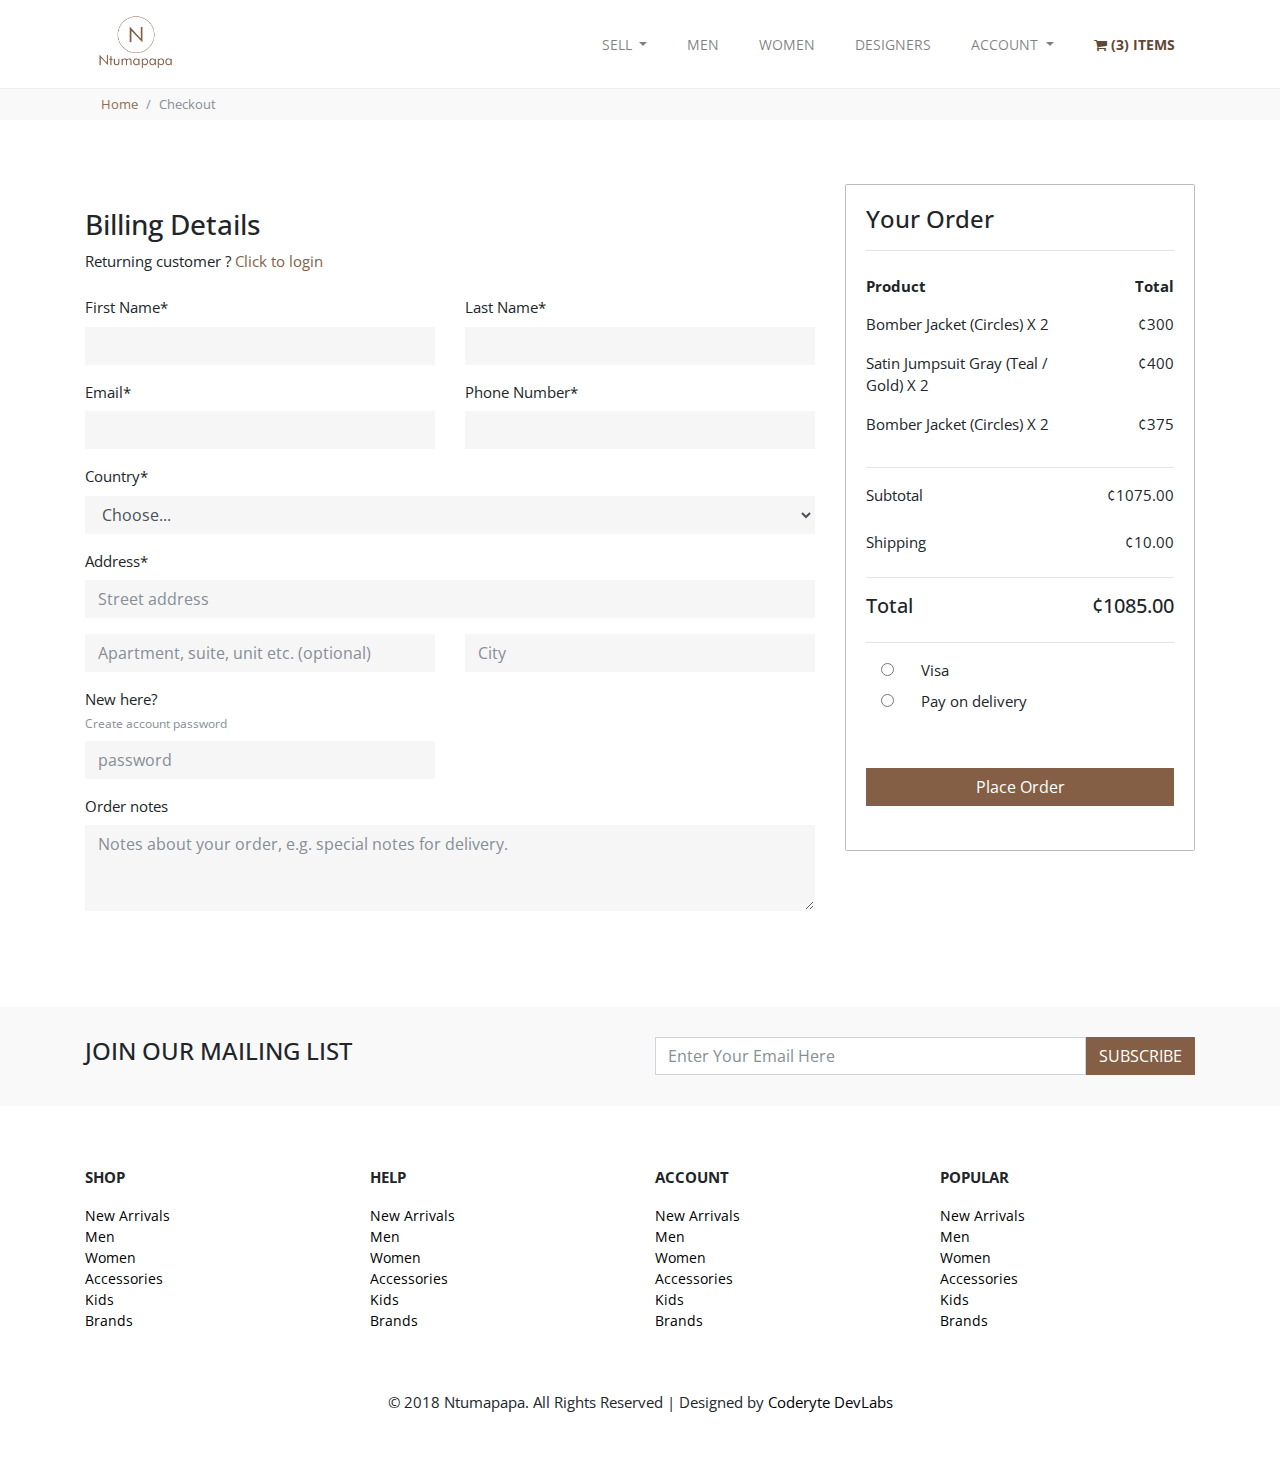
<file: checkout.html>
<!doctype html>
<html lang="en">

<head>
  <title>Ntumapapa | Checkout</title>
  <!-- Required meta tags -->
  <meta charset="utf-8">
  <meta name="viewport" content="width=device-width, initial-scale=1, shrink-to-fit=no">

  <!-- Bootstrap CSS -->
  <link rel="stylesheet" href="css/bootstrap.css">

  <!-- owl -->
  <link rel="stylesheet" href="css/owl.carousel.min.css">
  <link rel="stylesheet" href="css/owl.theme.default.css">
  <!-- owl -->


  <!-- custom -->
  <link rel="stylesheet" href="css/style.css">
  <!-- custom -->

   <!-- external from Plugins -->
    <link rel="stylesheet" href="plugins/animate.css">
    <!-- external from Plugins -->

  <!-- google fonts used -->
  <link href="https://fonts.googleapis.com/css?family=Open+Sans" rel="stylesheet">
  <link href="font-awesome-4.7.0/css/font-awesome.min.css" rel="stylesheet" type="text/css">
  <!-- google fonts used -->



</head>

<body>


  <!-- top manu or navigation bar  -->

  <nav class="navbar navbar-expand-lg navbar-light bg-light fixed-top ">
    <div class="container">
      <a href="index.html"><img src="img/officiallogo.png" class="img-fluid navbar-brand" width="100" height="48"></a>

      <button class="navbar-toggler" type="button" data-toggle="collapse" data-target="#navbarSupportedContent" aria-controls="navbarSupportedContent" aria-expanded="false" aria-label="Toggle navigation">
    <span class="navbar-toggler-icon"></span>

  </button>

      <div class="collapse navbar-collapse justify-content-end" id="navbarSupportedContent">
        <ul class="navbar-nav">


          <li class="nav-item dropdown">
            <a class="nav-link dropdown-toggle" href="#" id="navbarDropdown" role="button" data-toggle="dropdown" aria-haspopup="true" aria-expanded="false">
          SELL
        </a>
            <div class="dropdown-menu" aria-labelledby="navbarDropdown">
              <a class="dropdown-item" href="sellcategory.hmtl">Men Collection</a>
              <a class="dropdown-item" href="sellcategory.hmtl">Men Collection</a>

            </div>
          </li>
          <li class="nav-item"><a class="nav-link" href=listing.html ">MEN</a></li>
           <li class="nav-item "><a class="nav-link" href=listing.html ">WOMEN</a></li>
          
          <li class="nav-item"><a class="nav-link" href="designers.htm">DESIGNERS</a></li>

          <li class="nav-item dropdown">
            <a class="nav-link dropdown-toggle" href="#" id="navbarDropdown" role="button" data-toggle="dropdown" aria-haspopup="true" aria-expanded="false">
          ACCOUNT
        </a>
            <div class="dropdown-menu" aria-labelledby="navbarDropdown">
              <a class="dropdown-item" href="login.html">Login</a>
              <a class="dropdown-item" href="signup.html">Sign up</a>
            </div>
          </li>

          <li class="nav-item dropdown active">
            <a class="nav-link" href="#" id="navbarDropdown" role="button" data-toggle="dropdown" aria-haspopup="true" aria-expanded="false">
          <i class="fa fa-shopping-cart"></i> <span>(3)</span><span> ITEMS</span>
        </a>
            <div class="dropdown-menu cardrop" aria-labelledby="navbarDropdown">
              <!-- add to cart dropdown preview -->
              <div>
                <div class="row cartd ">
                  <div class="col-3"><img src="img/nika.jpg" class="img-fluid img-cart"></div>
                  <div class="col-7">
                    <p class="ntumaprotext"> African Print Blazer onkeypress </p>
                    <p class="amttext">1 <span>x</span> <span>GHC 150</span></p>
                  </div>
                  <div class="col-2">X</div>
                </div>


                <div class="row cartd">
                  <div class="col-3"><img src="img/nika.jpg" class="img-fluid img-cart"></div>
                  <div class="col-7">
                    <p class="ntumaprotext"> African Print Blazer onkeypress </p>
                    <p class="amttext">1 <span>x</span> <span>GHC 150</span></p>
                  </div>
                  <div class="col-2">X</div>
                  <hr>
                </div>

                <div class="row cartd">
                  <div class="col-3"><img src="img/nika.jpg" class="img-fluid img-cart"></div>
                  <div class="col-7">
                    <p class="ntumaprotext"> African Print Blazer onkeypress </p>
                    <p class="amttext">4 <span>x</span> <span>GHC 150</span></p>
                  </div>
                  <div class="col-2">X</div>
                  <hr>
                </div>

              </div>
              <!-- add to cart dropdown preview -->

              <!--view all cart or checkout   -->
              <div class="cartout">
                <div class="row">
                  <div class="col-6">
                    <a href="cart.html" class="btn btn-outline-primary btn-ntm-sm">View Call</a>
                  </div>
                  <div class="col-6 text-right">
                    <a href="checkout.html" class="btn btn-primary btn-ntm-sm">Check Out</a>
                  </div>
                </div>
              </div>
              <!--view all cart or checkout   -->



            </div>
      </div>
      </li>
      </ul>

    </div>

  </nav>
  <!-- top manu or navigation bar  -->

  <!-- mini directory navigation  -->
  <section class="bkmagtop">
    <div class="container">
      <div class="row">
        <div class="col-xl-12">
          <nav aria-label="breadcrumb">
            <ol class="breadcrumb">
              <li class="breadcrumb-item"><a href="#">Home</a></li>
              <li class="breadcrumb-item active" aria-current="page">Checkout</li>
            </ol>
          </nav>
        </div>
      </div>
    </div>
  </section>
  <!-- mini directory navigation  -->


  <!-- cart  product details -->
  <section class="singpro">
    <div class="container">
      <div class="row">
        <div class="col-md-8 ">
          <div class="ccrt">
          <h3 >Billing Details</h3>
          <p>Returning customer ? <span> <a href="#">Click to login</a></span></p>
        </div>
          <div class="row">
            <div class="col-12">
            <form >
          <div class="row">
          <div class="form-group col-md-6">
            <label for="formFirstName">First Name*</label>
            <input type="text" class="form-control" id="formFirstName">
          </div>
          <div class="form-group col-md-6">
            <label for="formLastName">Last Name*</label>
            <input type="text" class="form-control" id="formLastName">
          </div>
          </div>

          <div class="row">
          <div class="form-group col-md-6">
            <label for="exampleFormControlInput1">Email*</label>
            <input type="email" class="form-control" id="exampleFormControlInput1" >
          </div>
          <div class="form-group col-md-6">
            <label for="example-tel-input2">Phone Number*</label>
            <input type="text" class="form-control" id="example-tel-input2">
          </div>
          </div>

          <div class="row">
            <div class="form-group col-12">
             <label for="country">Country*</label>
             <select class="form-control" id="country">
               <option>Choose...</option>
               <option>Ghana</option>
               <option>Nigeria</option>
               <option>South Africa</option>
               <option>Kenya</option>
             </select>
           </div>
          </div>

          <div class="row">
          <div class="form-group col-md-12">
            <label for="address">Address*</label>
            <input type="text" class="form-control" id="address" placeholder="Street address">
          </div>
          <div class="form-group col-md-6">
            <input type="text" class="form-control" id="formLastName"  placeholder="Apartment, suite, unit etc. (optional)">
          </div>

          <div class="form-group col-md-6">
            <input type="text" class="form-control" id="formLastName"  placeholder="City">
          </div>

          <div class="form-group col-md-6">
            <label for="address">New here? <br>   <small id="passHelp" class="form-text text-muted">Create account password</small> </label>
            <input type="text" class="form-control" id="address" placeholder="password">
          </div>
          </div>

          <div class="row">
          <div class="form-group col-md-12">
            <label for="exampleFormControlTextarea1">Order notes</label>
            <textarea class="form-control" id="exampleFormControlTextarea1" rows="3" placeholder="Notes about your order, e.g. special notes for delivery."></textarea>
          </div>
          </div>


        </form>
          </div>
          </div>
        </div>

        <!-- cart sum -->
        <div class="col-md-4">
          <div class="card2">
              <div class="card-body">
                <h4 class="card-title">Your Order</h4>
                <hr>
                <div class="row ccrt2 ">
                  <div class="col-8"><strong>Product</strong></div>
                  <div class="col-4 text-right"><strong>Total</strong></div>
                </div>

                <div class="row">
                  <div class="col-8"><p>Bomber Jacket (Circles) X <span>2</span> </p></div>
                  <div class="col-4 text-right">¢300</div>
                </div>
                <div class="row">
                  <div class="col-8"><p>Satin Jumpsuit Gray (Teal / Gold) X <span>2</span></p></div>
                  <div class="col-4 text-right">¢400</div>
                </div>
                <div class="row">
                  <div class="col-8"><p>Bomber Jacket (Circles) X <span>2</span></p></div>
                  <div class="col-4 text-right">¢375</div>
                </div>
                <hr>
                <div class="row">
                  <div class="col-6">Subtotal</div>
                  <div class="col-6 text-right">¢1075.00</div>
                </div>

                <div class="row ccrt">
                  <div class="col-6">Shipping</div>
                  <div class="col-6 text-right">¢10.00</div>
                </div>
                <hr>

                <div class="row">
                  <div class="col-6"><h5>Total</h5></div>
                  <div class="col-6 text-right"><h5>¢1085.00</h5></div>
                </div>
                <hr>

                <div class="row">
                  <div class="col-12 radiobn">
                    <div class="form-check radiobn">
                    <input class="form-check-input" type="radio" name="exampleRadios" id="exampleRadios2" value="Visa">
                    <label class="form-check-label" for="exampleRadios2">
                      Visa
                    </label>
                  </div>

                  <div class="form-check radiobn">
                    <input class="form-check-input" type="radio" name="exampleRadios" id="exampleRadios2" value="Pay on delivery">
                    <label class="form-check-label" for="exampleRadios2">
                      Pay on delivery
                    </label>
                  </div>
                  </div>
                </div>

                <div class="row cartbt ">
                  <div class="col-12">
                        <a href="#" class="btn btn btn-primary btn-block">Place Order</a>
                  </div>
                </div>


              </div>
            </div>
        </div>
        <!-- cart sum -->



      </div>
    </div>
  </section>
  <!-- cart details -->






  <!-- JOIN OUR MAILING LIST -->
  <section class="mailing">
    <div class="container">
      <div class="row">
        <div class="col-md-6">
          <h4>JOIN OUR MAILING LIST</h4></div>
        <div class="col-md-6">
          <div class="input-group mb-3">
            <input type="text" class="form-control" placeholder="Enter Your Email Here" aria-label="Enter Your Email Here" aria-describedby="basic-addon2">
            <div class="input-group-append">
              <button class="btn btn-primary
                " type="button">SUBSCRIBE</button>
            </div>
          </div>
        </div>
      </div>
    </div>
  </section>
  <!-- JOIN OUR MAILING LIST -->


  <!-- footer -->
  <section class="homfot">
    <div class="container">
      <div class="row">
        <div class="col-md-3 col-6 thirtypadb">
          <p class="wc1"><strong>SHOP</strong></p>
          <ul class="list-unstyled amttext3">
            <li><a href="#">New Arrivals</a></li>
            <li><a href="#">Men</a></li>
            <li><a href="#">Women</a></li>
            <li><a href="#">Accessories</a></li>
            <li><a href="#">Kids</a></li>
            <li><a href="#">Brands</a></l </ul>
        </div>

        <div class="col-md-3 col-6 thirtypadb">
          <p class="wc1"><strong>HELP</strong></p>
          <ul class="list-unstyled amttext3">
            <li><a href="#">New Arrivals</a></li>
            <li><a href="#">Men</a></li>
            <li><a href="#">Women</a></li>
            <li><a href="#">Accessories</a></li>
            <li><a href="#">Kids</a></li>
            <li><a href="#">Brands</a></li>
          </ul>
        </div>

        <div class="col-md-3 col-6 thirtypadb">
          <p class="wc1"><strong>ACCOUNT</strong></p>
          <ul class="list-unstyled amttext3">
            <li><a href="#">New Arrivals</a></li>
            <li><a href="#">Men</a></li>
            <li><a href="#">Women</a></li>
            <li><a href="#">Accessories</a></li>
            <li><a href="#">Kids</a></li>
            <li><a href="#">Brands</a></li>

          </ul>
        </div>
        <div class="col-md-3 col-6 thirtypadb">
          <p class="wc1"><strong>POPULAR</strong></p>
          <ul class="list-unstyled amttext3">
            <li><a href="#">New Arrivals</a></li>
            <li><a href="#">Men</a></li>
            <li><a href="#">Women</a></li>
            <li><a href="#">Accessories</a></li>
            <li><a href="#">Kids</a></li>
            <li><a href="#">Brands</a></li>

          </ul>
        </div>

        <div class="col-md-12 text-center protog ">
          <p>© 2018 Ntumapapa. All Rights Reserved | Designed by <span><a href="#">Coderyte DevLabs</a></span></p>
        </div>
      </div>
    </div>
  </section>
  <!-- footer -->










  <!-- Optional JavaScript -->
  <!-- jQuery first, then Popper.js, then Bootstrap JS -->
  <script src="js/jquery-3.2.1.slim.min.js"></script>
  <script src="js/popper.min.js"></script>
  <script src="js/bootstrap.js"></script>

  <script src="js/ntuma.js"></script>
  <script src="js/owl.carousel.min.js"></script>

  <script src="plugins/wow/wow.min.js"></script>
              <script>
              new WOW().init();
              </script>



</body>

</html>
</file>
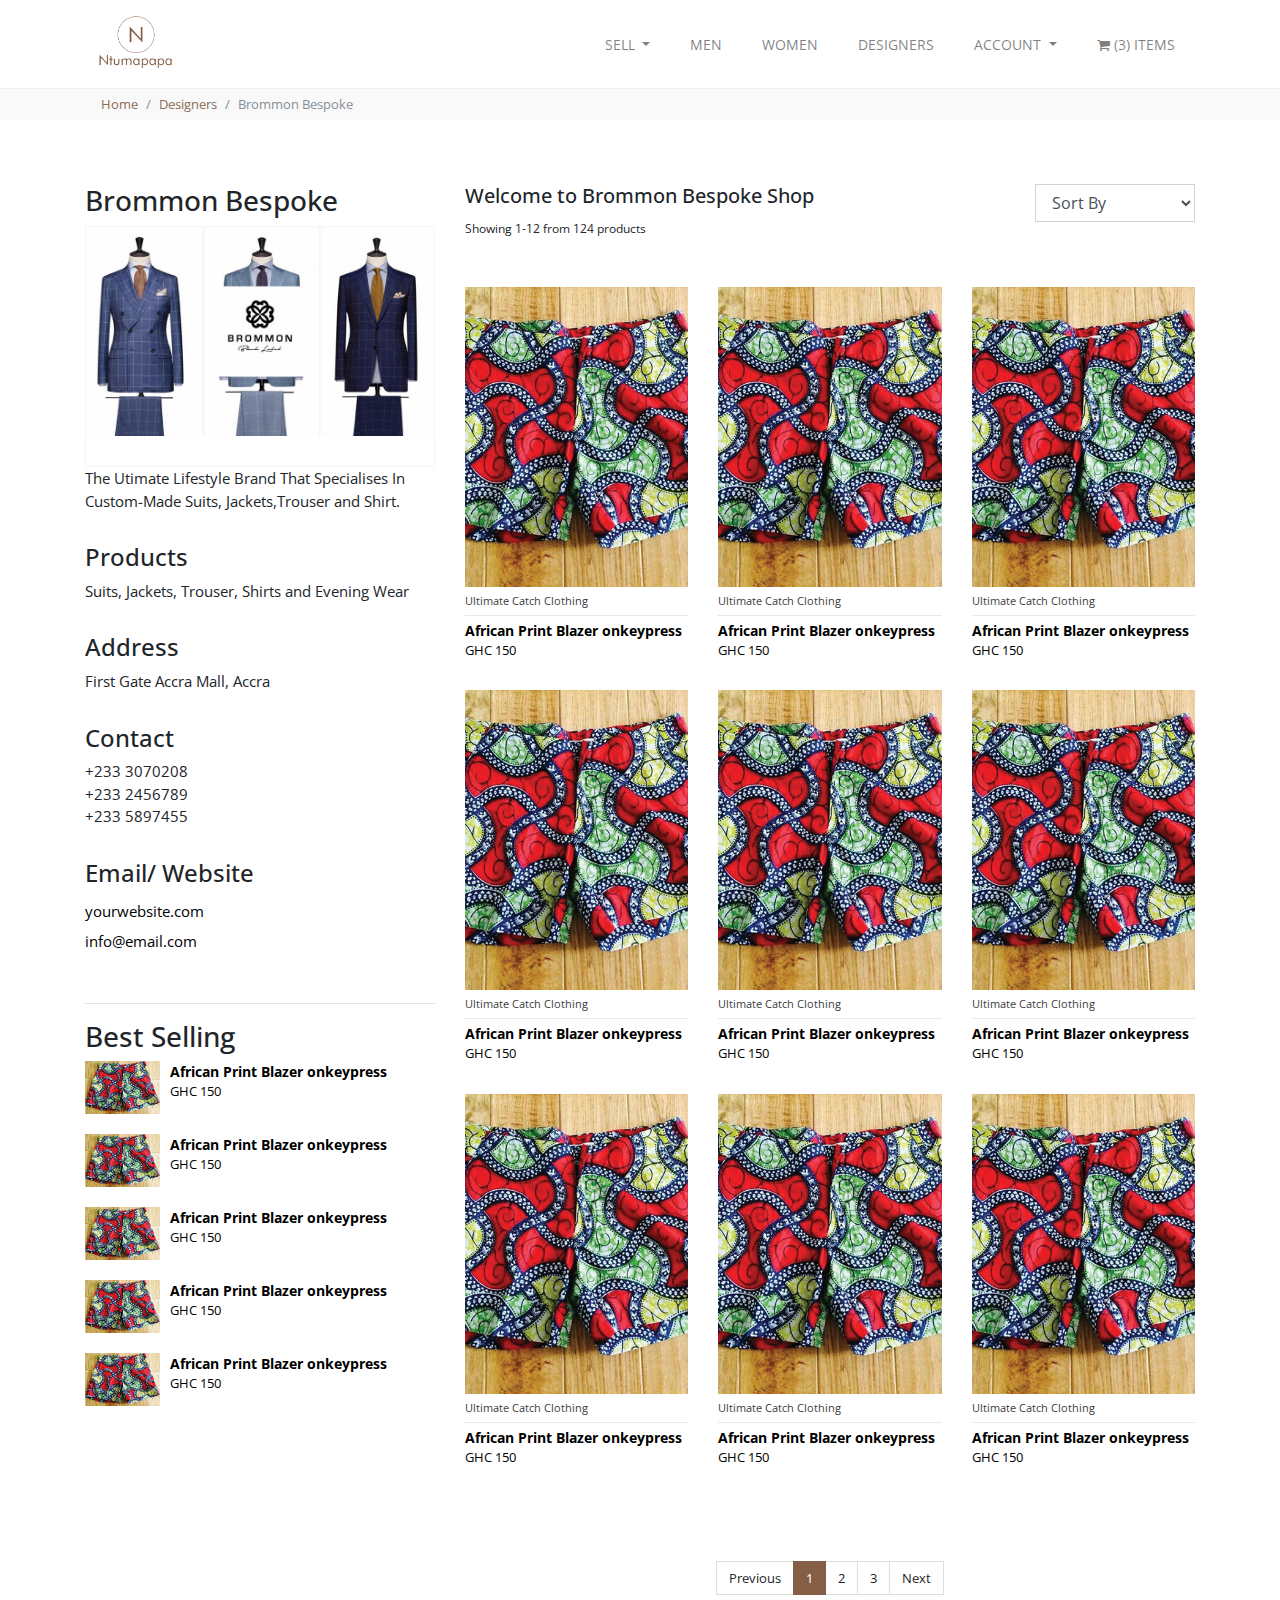
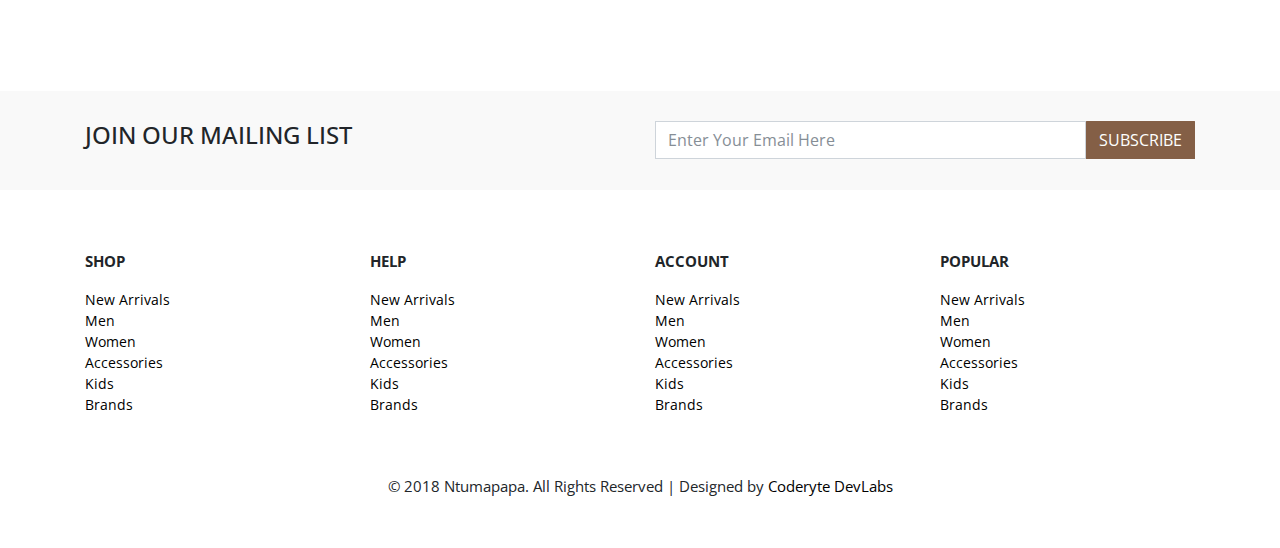
<file: designer.html>
<!doctype html>
<html lang="en">

<head>
  <title>Ntumapapa | Single Designer Page</title>
  <!-- Required meta tags -->
  <meta charset="utf-8">
  <meta name="viewport" content="width=device-width, initial-scale=1, shrink-to-fit=no">

    <!-- Bootstrap CSS -->
  <link rel="stylesheet" href="css/bootstrap.css">

  <!-- owl -->
  <link rel="stylesheet" href="css/owl.carousel.min.css">
  <link rel="stylesheet" href="css/owl.theme.default.css">
  <!-- owl -->


  <!-- custom -->
  <link rel="stylesheet" href="css/style.css">
  <!-- custom -->

   <!-- external from Plugins -->
    <link rel="stylesheet" href="plugins/animate.css">
    <!-- external from Plugins -->

  <!-- google fonts used -->
  <link href="https://fonts.googleapis.com/css?family=Open+Sans" rel="stylesheet">
  <link href="font-awesome-4.7.0/css/font-awesome.min.css" rel="stylesheet" type="text/css">
  <!-- google fonts used -->



</head>

<body>


  <!-- top manu or navigation bar  -->

  <nav class="navbar navbar-expand-lg navbar-light bg-light fixed-top ">
    <div class="container">
      <a href="index.html"><img src="img/officiallogo.png" class="img-fluid navbar-brand" width="100" height="48"></a>

      <button class="navbar-toggler" type="button" data-toggle="collapse" data-target="#navbarSupportedContent" aria-controls="navbarSupportedContent" aria-expanded="false" aria-label="Toggle navigation">
    <span class="navbar-toggler-icon"></span>

  </button>

      <div class="collapse navbar-collapse justify-content-end" id="navbarSupportedContent">
        <ul class="navbar-nav">


          <li class="nav-item dropdown">
            <a class="nav-link dropdown-toggle" href="#" id="navbarDropdown" role="button" data-toggle="dropdown" aria-haspopup="true" aria-expanded="false">
          SELL
        </a>
            <div class="dropdown-menu" aria-labelledby="navbarDropdown">
              <a class="dropdown-item" href="sellcategory.html">Men Collection</a>
              <a class="dropdown-item" href="sellcategory.html">Men Collection</a>

            </div>
          </li>
          <li class="nav-item"><a class="nav-link" href="listing.html">MEN</a></li>
          <li class="nav-item"><a class="nav-link" href="listing.html">WOMEN</a></li>

          <li class="nav-item"><a class="nav-link" href="designers.html">DESIGNERS</a></li>

          <li class="nav-item dropdown">
            <a class="nav-link dropdown-toggle" href="#" id="navbarDropdown" role="button" data-toggle="dropdown" aria-haspopup="true" aria-expanded="false">
          ACCOUNT
        </a>
            <div class="dropdown-menu" aria-labelledby="navbarDropdown">
              <a class="dropdown-item" href="login.html">Login</a>
              <a class="dropdown-item" href="signup.html">Sign up</a>
            </div>
          </li>

          <li class="nav-item dropdown">
            <a class="nav-link" href="#" id="navbarDropdown" role="button" data-toggle="dropdown" aria-haspopup="true" aria-expanded="false">
          <i class="fa fa-shopping-cart"></i> <span>(3)</span><span> ITEMS</span>
        </a>
            <div class="dropdown-menu cardrop" aria-labelledby="navbarDropdown">
              <!-- add to cart dropdown preview -->
              <div>
                  <div class="row cartd ">
                    <div class="col-3"><img src="img/nika.jpg" class="img-fluid img-cart"></div>
                    <div class="col-7">
                      <p class="ntumaprotext"> African Print Blazer onkeypress </p>
                      <p class="amttext">1 <span>x</span> <span>GHC 150</span></p>
                    </div>
                    <div class="col-2">X</div>
                  </div>


                  <div class="row cartd">
                    <div class="col-3"><img src="img/nika.jpg" class="img-fluid img-cart"></div>
                    <div class="col-7">
                      <p class="ntumaprotext"> African Print Blazer onkeypress </p>
                      <p class="amttext">1 <span>x</span> <span>GHC 150</span></p>
                    </div>
                    <div class="col-2">X</div>
                    <hr>
                  </div>

                  <div class="row cartd">
                    <div class="col-3"><img src="img/nika.jpg" class="img-fluid img-cart"></div>
                    <div class="col-7">
                      <p class="ntumaprotext"> African Print Blazer onkeypress </p>
                      <p class="amttext">4 <span>x</span> <span>GHC 150</span></p>
                    </div>
                    <div class="col-2">X</div>
                    <hr>
                  </div>

                  </div>
                    <!-- add to cart dropdown preview -->

                    <!--view all cart or checkout   -->
                     <div class="cartout">
                       <div class="row">
                         <div class="col-6">
                           <a href="cart.html" class="btn btn-outline-primary btn-ntm-sm">View Call</a>
                         </div>
                         <div class="col-6 text-right">
                           <a href="checkout.html" class="btn btn-primary btn-ntm-sm">Check Out</a>
                         </div>
                       </div>
                     </div>
                    <!--view all cart or checkout   -->



              </div>
            </div>
          </li>


          <!-- <li class="nav-item">
        <a class="nav-link" href="#"> <i class="fa fa-shopping-cart"></i> <span>(0)</span><span> ITEMS</span></a>
      </li> -->
        </ul>

      </div>

  </nav>
  <!-- top manu or navigation bar  -->

  <!-- mini directory navigation  -->
  <section class="bkmagtop">
    <div class="container">
      <div class="row">
        <div class="col-xl-12">
          <nav aria-label="breadcrumb">
          <ol class="breadcrumb">
            <li class="breadcrumb-item"><a href="index.html">Home</a></li>
            <li class="breadcrumb-item"><a href="designers.html">Designers</a></li>
            <li class="breadcrumb-item active" aria-current="page">Brommon Bespoke </li>
          </ol>
        </nav>
        </div>
      </div>
    </div>
  </section>
<!-- mini directory navigation  -->



  <!-- produect listing  -->
      <section class="productlist">
        <div class="container">
          <div class="row">

          <!-- left side bar wiith categories top brands ect -->
          <div class="col-md-4">
            <div class="listcat"> 

              <h3>Brommon Bespoke </h3>
              <div class="designers addpad">
               <img class="card-img-top  img-fluid " src="img/brommon.jpg" alt="Card image cap">
               </div>
          
                
              
              <p>The Utimate Lifestyle Brand That Specialises In Custom-Made Suits, Jackets,Trouser and Shirt. </p>
              
            </div>

            <div class="listcat">
              <h4>Products</h4>
              <ul class="list-unstyled ">
                <p>Suits, Jackets, Trouser, Shirts and Evening Wear</p>
              </ul>
            </div>

            <div class="listcat">
              <h4>Address</h4>
              <ul class="list-unstyled ">
                <p>First Gate Accra Mall, Accra</p>
              </ul>
            </div>

            <div class="listcat">
              <h4>Contact</h4>
              <ul class="list-unstyled ">
                <p>+233 3070208<br>
                +233 2456789<br>
                +233 5897455</p>
              </ul>
            </div>

            <div class="listcat">
              <h4>Email/ Website</h4>
              <ul class="list-unstyled ">
                <li>  <a href="#">yourwebsite.com</a></li>
                <li><a href="#">info@email.com</a></li>
              </ul>
            </div>

            <hr>

            <div class="listbestselling">
              <h3>Best Selling</h3>
              <ul class="list-unstyled amttext3">
                <li><a href="#">
                  <div class="row cartd">
                    <div class="col-3 smallpad2"><img src="img/nika.jpg" class="img-fluid img-cart"></div>
                    <div class="col-9 smallpad">
                      <p class="ntumaprotext"> African Print Blazer onkeypress </p>
                      <p class="amttext">GHC<span> 150</span></p>
                    </div>
                  </div>
                </a></li>

                <li><a href="#">
                  <div class="row cartd">
                    <div class="col-3 smallpad2"><img src="img/nika.jpg" class="img-fluid img-cart"></div>
                    <div class="col-9 smallpad">
                      <p class="ntumaprotext"> African Print Blazer onkeypress </p>
                      <p class="amttext">GHC<span> 150</span></p>
                    </div>
                  </div>
                </a></li>

                <li><a href="#">
                  <div class="row cartd">
                    <div class="col-3 smallpad2"><img src="img/nika.jpg" class="img-fluid img-cart"></div>
                    <div class="col-9 smallpad">
                      <p class="ntumaprotext"> African Print Blazer onkeypress </p>
                      <p class="amttext">GHC<span> 150</span></p>
                    </div>
                  </div>
                </a></li>

                <li><a href="#">
                  <div class="row cartd">
                    <div class="col-3 smallpad2"><img src="img/nika.jpg" class="img-fluid img-cart"></div>
                    <div class="col-9 smallpad">
                      <p class="ntumaprotext"> African Print Blazer onkeypress </p>
                      <p class="amttext">GHC<span> 150</span></p>
                    </div>
                  </div>
                </a></li>

                <li><a href="#">
                  <div class="row cartd">
                    <div class="col-3 smallpad2"><img src="img/nika.jpg" class="img-fluid img-cart"></div>
                    <div class="col-9 smallpad">
                      <p class="ntumaprotext"> African Print Blazer onkeypress </p>
                      <p class="amttext">GHC<span> 150</span></p>
                    </div>
                  </div>
                </a></li>

              </ul>
            </div>


          </div>
          <!-- left side bar wiith categories top brands ect -->

          <!-- main listing area -->
            <div class="col-md-8">
              <div class="row">
                <div class="col-lg-12">
                <div class="row prodmain ">
                <div class="col-md-9">
                  <h5>Welcome to Brommon Bespoke Shop</h5>
                  <small>Showing 1-12 from 124 products</small>
                </div>

                <div class="col-md-3">
                  <div class="form-group">
                   <select class="form-control" id="exampleSelect1">
                     <option>Sort By</option>
                     <option>Our Favourites</option>
                     <option>Best Sellers</option>
                     <option>Newest</option>
                     <option>Price Low - High</option>
                     <option>Price High - Low</option>
                   </select>
                 </div>
                </div>
                </div>
                </div>

                <div class="col-xl-4 col-lg-4 col-md-6  col-6 addpad">
                  <div class="cont">
                    <img src="img/nika.jpg" class="img-fluid img-ntuma2 image">
                    <div class="middle overlay">
                      <div class="text">
                        <ul class="list-inline">
                          <li class="list-inline-item"><a href="#"><i class="fa fa-heart fa-2xb" aria-hidden="true"></i></a></li>
                          <li class="list-inline-item"><a href="product.html"><i class="fa fa-eye fa-2xb" aria-hidden="true"></i></a></li>
                          <li class="list-inline-item"><a href="#"><i class="fa fa fa-shopping-cart fa-2xb" aria-hidden="true"></i></a></li><a target="_blank" href="#">
                </a></ul>
                      </div>

                    </div>
                  </div>
                  <div class="">
                    <a href="product.html">
                    <small class="brand">Ultimate Catch Clothing</small>
                  <p class="ntumaprotext">African Print Blazer onkeypress</p>
                  <p class="amttext">GHC 150</p>
                  </a>
                  </div>
                </div>

                <div class="col-xl-4 col-lg-4 col-md-6  col-6 addpad">
                  <div class="cont">
                    <img src="img/nika.jpg" class="img-fluid img-ntuma2 image">
                    <div class="middle overlay">
                      <div class="text">
                        <ul class="list-inline">
                          <li class="list-inline-item"><a href="#"><i class="fa fa-heart fa-2xb" aria-hidden="true"></i></a></li>
                          <li class="list-inline-item"><a href="product.html"><i class="fa fa-eye fa-2xb" aria-hidden="true"></i></a></li>
                          <li class="list-inline-item"><a href="#"><i class="fa fa fa-shopping-cart fa-2xb" aria-hidden="true"></i></a></li><a target="_blank" href="#">
                </a></ul>
                      </div>

                    </div>
                  </div>
                  <div class="">
                    <a href="product.html">
                    <small class="brand">Ultimate Catch Clothing</small>
                  <p class="ntumaprotext">African Print Blazer onkeypress</p>
                  <p class="amttext">GHC 150</p>
                  </a>
                  </div>
                </div>

                <div class="col-xl-4 col-lg-4 col-md-6  col-6 addpad">
                  <div class="cont">
                    <img src="img/nika.jpg" class="img-fluid img-ntuma2 image">
                    <div class="middle overlay">
                      <div class="text">
                        <ul class="list-inline">
                          <li class="list-inline-item"><a href="#"><i class="fa fa-heart fa-2xb" aria-hidden="true"></i></a></li>
                          <li class="list-inline-item"><a href="product.html"><i class="fa fa-eye fa-2xb" aria-hidden="true"></i></a></li>
                          <li class="list-inline-item"><a href="#"><i class="fa fa fa-shopping-cart fa-2xb" aria-hidden="true"></i></a></li><a target="_blank" href="#">
                </a></ul>
                      </div>

                    </div>
                  </div>
                  <div class="">
                    <a href="product.html">
                    <small class="brand">Ultimate Catch Clothing</small>
                  <p class="ntumaprotext">African Print Blazer onkeypress</p>
                  <p class="amttext">GHC 150</p>
                  </a>
                  </div>
                </div>

                <div class="col-xl-4 col-lg-4 col-md-6  col-6 addpad">
                  <div class="cont">
                    <img src="img/nika.jpg" class="img-fluid img-ntuma2 image">
                    <div class="middle overlay">
                      <div class="text">
                        <ul class="list-inline">
                          <li class="list-inline-item"><a href="#"><i class="fa fa-heart fa-2xb" aria-hidden="true"></i></a></li>
                          <li class="list-inline-item"><a href="product.html"><i class="fa fa-eye fa-2xb" aria-hidden="true"></i></a></li>
                          <li class="list-inline-item"><a href="#"><i class="fa fa fa-shopping-cart fa-2xb" aria-hidden="true"></i></a></li><a target="_blank" href="#">
                </a></ul>
                      </div>

                    </div>
                  </div>
                  <div class="">
                    <a href="product.html">
                    <small class="brand">Ultimate Catch Clothing</small>
                  <p class="ntumaprotext">African Print Blazer onkeypress</p>
                  <p class="amttext">GHC 150</p>
                  </a>
                  </div>
                </div>

                <div class="col-xl-4 col-lg-4 col-md-6  col-6 addpad">
                  <div class="cont">
                    <img src="img/nika.jpg" class="img-fluid img-ntuma2 image">
                    <div class="middle overlay">
                      <div class="text">
                        <ul class="list-inline">
                          <li class="list-inline-item"><a href="#"><i class="fa fa-heart fa-2xb" aria-hidden="true"></i></a></li>
                          <li class="list-inline-item"><a href="product.html"><i class="fa fa-eye fa-2xb" aria-hidden="true"></i></a></li>
                          <li class="list-inline-item"><a href="#"><i class="fa fa fa-shopping-cart fa-2xb" aria-hidden="true"></i></a></li><a target="_blank" href="#">
                </a></ul>
                      </div>

                    </div>
                  </div>
                  <div class="">
                    <a href="product.html">
                    <small class="brand">Ultimate Catch Clothing</small>
                  <p class="ntumaprotext">African Print Blazer onkeypress</p>
                  <p class="amttext">GHC 150</p>
                  </a>
                  </div>
                </div>
                <div class="col-xl-4 col-lg-4 col-md-6  col-6 addpad">
                  <div class="cont">
                    <img src="img/nika.jpg" class="img-fluid img-ntuma2 image">
                    <div class="middle overlay">
                      <div class="text">
                        <ul class="list-inline">
                          <li class="list-inline-item"><a href="#"><i class="fa fa-heart fa-2xb" aria-hidden="true"></i></a></li>
                          <li class="list-inline-item"><a href="product.html"><i class="fa fa-eye fa-2xb" aria-hidden="true"></i></a></li>
                          <li class="list-inline-item"><a href="#"><i class="fa fa fa-shopping-cart fa-2xb" aria-hidden="true"></i></a></li><a target="_blank" href="#">
                </a></ul>
                      </div>

                    </div>
                  </div>
                  <div class="">
                    <a href="product.html">
                    <small class="brand">Ultimate Catch Clothing</small>
                  <p class="ntumaprotext">African Print Blazer onkeypress</p>
                  <p class="amttext">GHC 150</p>
                  </a>
                  </div>
                </div>

                <div class="col-xl-4 col-lg-4 col-md-6  col-6 addpad">
                  <div class="cont">
                    <img src="img/nika.jpg" class="img-fluid img-ntuma2 image">
                    <div class="middle overlay">
                      <div class="text">
                        <ul class="list-inline">
                          <li class="list-inline-item"><a href="#"><i class="fa fa-heart fa-2xb" aria-hidden="true"></i></a></li>
                          <li class="list-inline-item"><a href="product.html"><i class="fa fa-eye fa-2xb" aria-hidden="true"></i></a></li>
                          <li class="list-inline-item"><a href="#"><i class="fa fa fa-shopping-cart fa-2xb" aria-hidden="true"></i></a></li><a target="_blank" href="#">
                </a></ul>
                      </div>

                    </div>
                  </div>
                  <div class="">
                    <a href="product.html">
                    <small class="brand">Ultimate Catch Clothing</small>
                  <p class="ntumaprotext">African Print Blazer onkeypress</p>
                  <p class="amttext">GHC 150</p>
                  </a>
                  </div>
                </div>

                <div class="col-xl-4 col-lg-4 col-md-6  col-6 addpad">
                  <div class="cont">
                    <img src="img/nika.jpg" class="img-fluid img-ntuma2 image">
                    <div class="middle overlay">
                      <div class="text">
                        <ul class="list-inline">
                          <li class="list-inline-item"><a href="#"><i class="fa fa-heart fa-2xb" aria-hidden="true"></i></a></li>
                          <li class="list-inline-item"><a href="product.html"><i class="fa fa-eye fa-2xb" aria-hidden="true"></i></a></li>
                          <li class="list-inline-item"><a href="#"><i class="fa fa fa-shopping-cart fa-2xb" aria-hidden="true"></i></a></li><a target="_blank" href="#">
                </a></ul>
                      </div>

                    </div>
                  </div>
                  <div class="">
                    <a href="product.html">
                    <small class="brand">Ultimate Catch Clothing</small>
                  <p class="ntumaprotext">African Print Blazer onkeypress</p>
                  <p class="amttext">GHC 150</p>
                  </a>
                  </div>
                </div>

                <div class="col-xl-4 col-lg-4 col-md-6  col-6 addpad">
                  <div class="cont">
                    <img src="img/nika.jpg" class="img-fluid img-ntuma2 image">
                    <div class="middle overlay">
                      <div class="text">
                        <ul class="list-inline">
                          <li class="list-inline-item"><a href="#"><i class="fa fa-heart fa-2xb" aria-hidden="true"></i></a></li>
                          <li class="list-inline-item"><a href="product.html"><i class="fa fa-eye fa-2xb" aria-hidden="true"></i></a></li>
                          <li class="list-inline-item"><a href="#"><i class="fa fa fa-shopping-cart fa-2xb" aria-hidden="true"></i></a></li><a target="_blank" href="#">
                </a></ul>
                      </div>

                    </div>
                  </div>
                  <div class="">
                    <a href="product.html">
                    <small class="brand">Ultimate Catch Clothing</small>
                  <p class="ntumaprotext">African Print Blazer onkeypress</p>
                  <p class="amttext">GHC 150</p>
                  </a>
                  </div>
                </div>


                <!--  pagaination-->
                <div class="col-12 pagin">
                  <nav aria-label="Page navigation example">
                  <ul class="pagination justify-content-center">
                    <li class="page-item"><a class="page-link" href="#">Previous</a></li>
                    <li class="page-item active"><a class="page-link" href="#">1</a></li>
                    <li class="page-item"><a class="page-link" href="#">2</a></li>
                    <li class="page-item"><a class="page-link" href="#">3</a></li>
                    <li class="page-item"><a class="page-link" href="#">Next</a></li>
                  </ul>
                </nav>
                  </div>
              <!--  pagaination-->

              </div>
            </div>
            <!-- main listing area -->


          </div>
        </div>
      </section>
  <!-- produect listing  -->






  <!-- JOIN OUR MAILING LIST -->
  <section class="mailing">
    <div class="container">
      <div class="row">
        <div class="col-md-6">
          <h4>JOIN OUR MAILING LIST</h4></div>
        <div class="col-md-6">
          <div class="input-group mb-3">
            <input type="text" class="form-control" placeholder="Enter Your Email Here" aria-label="Enter Your Email Here" aria-describedby="basic-addon2">
            <div class="input-group-append">
              <button class="btn btn-primary
                " type="button">SUBSCRIBE</button>
            </div>
          </div>
        </div>
      </div>
    </div>
  </section>
  <!-- JOIN OUR MAILING LIST -->


  <!-- footer -->
  <section class="homfot">
    <div class="container">
      <div class="row">
        <div class="col-md-3 col-6 thirtypadb">
          <p class="wc1"><strong>SHOP</strong></p>
          <ul class="list-unstyled amttext3">
            <li><a href="#">New Arrivals</a></li>
            <li><a href="#">Men</a></li>
            <li><a href="#">Women</a></li>
            <li><a href="#">Accessories</a></li>
            <li><a href="#">Kids</a></li>
            <li><a href="#">Brands</a></l </ul>
        </div>

        <div class="col-md-3 col-6 thirtypadb">
          <p class="wc1"><strong>HELP</strong></p>
          <ul class="list-unstyled amttext3">
            <li><a href="#">New Arrivals</a></li>
            <li><a href="#">Men</a></li>
            <li><a href="#">Women</a></li>
            <li><a href="#">Accessories</a></li>
            <li><a href="#">Kids</a></li>
            <li><a href="#">Brands</a></li>
          </ul>
        </div>

        <div class="col-md-3 col-6 thirtypadb">
          <p class="wc1"><strong>ACCOUNT</strong></p>
          <ul class="list-unstyled amttext3">
            <li><a href="#">New Arrivals</a></li>
            <li><a href="#">Men</a></li>
            <li><a href="#">Women</a></li>
            <li><a href="#">Accessories</a></li>
            <li><a href="#">Kids</a></li>
            <li><a href="#">Brands</a></li>

          </ul>
        </div>
        <div class="col-md-3 col-6 thirtypadb">
          <p class="wc1"><strong>POPULAR</strong></p>
          <ul class="list-unstyled amttext3">
            <li><a href="#">New Arrivals</a></li>
            <li><a href="#">Men</a></li>
            <li><a href="#">Women</a></li>
            <li><a href="#">Accessories</a></li>
            <li><a href="#">Kids</a></li>
            <li><a href="#">Brands</a></li>

          </ul>
        </div>

        <div class="col-md-12 text-center protog ">
          <p>© 2018 Ntumapapa. All Rights Reserved | Designed by <span><a href="#">Coderyte DevLabs</a></span></p>
        </div>
      </div>
    </div>
  </section>
  <!-- footer -->










  <!-- Optional JavaScript -->
  <!-- jQuery first, then Popper.js, then Bootstrap JS -->
  <script src="js/jquery-3.2.1.slim.min.js"></script>
  <script src="js/popper.min.js"></script>
  <script src="js/bootstrap.js"></script>

  <script src="js/ntuma.js"></script>
  <script src="js/owl.carousel.min.js"></script>

  <script src="plugins/wow/wow.min.js"></script>
              <script>
              new WOW().init();
              </script>



</body>

</html>
</file>
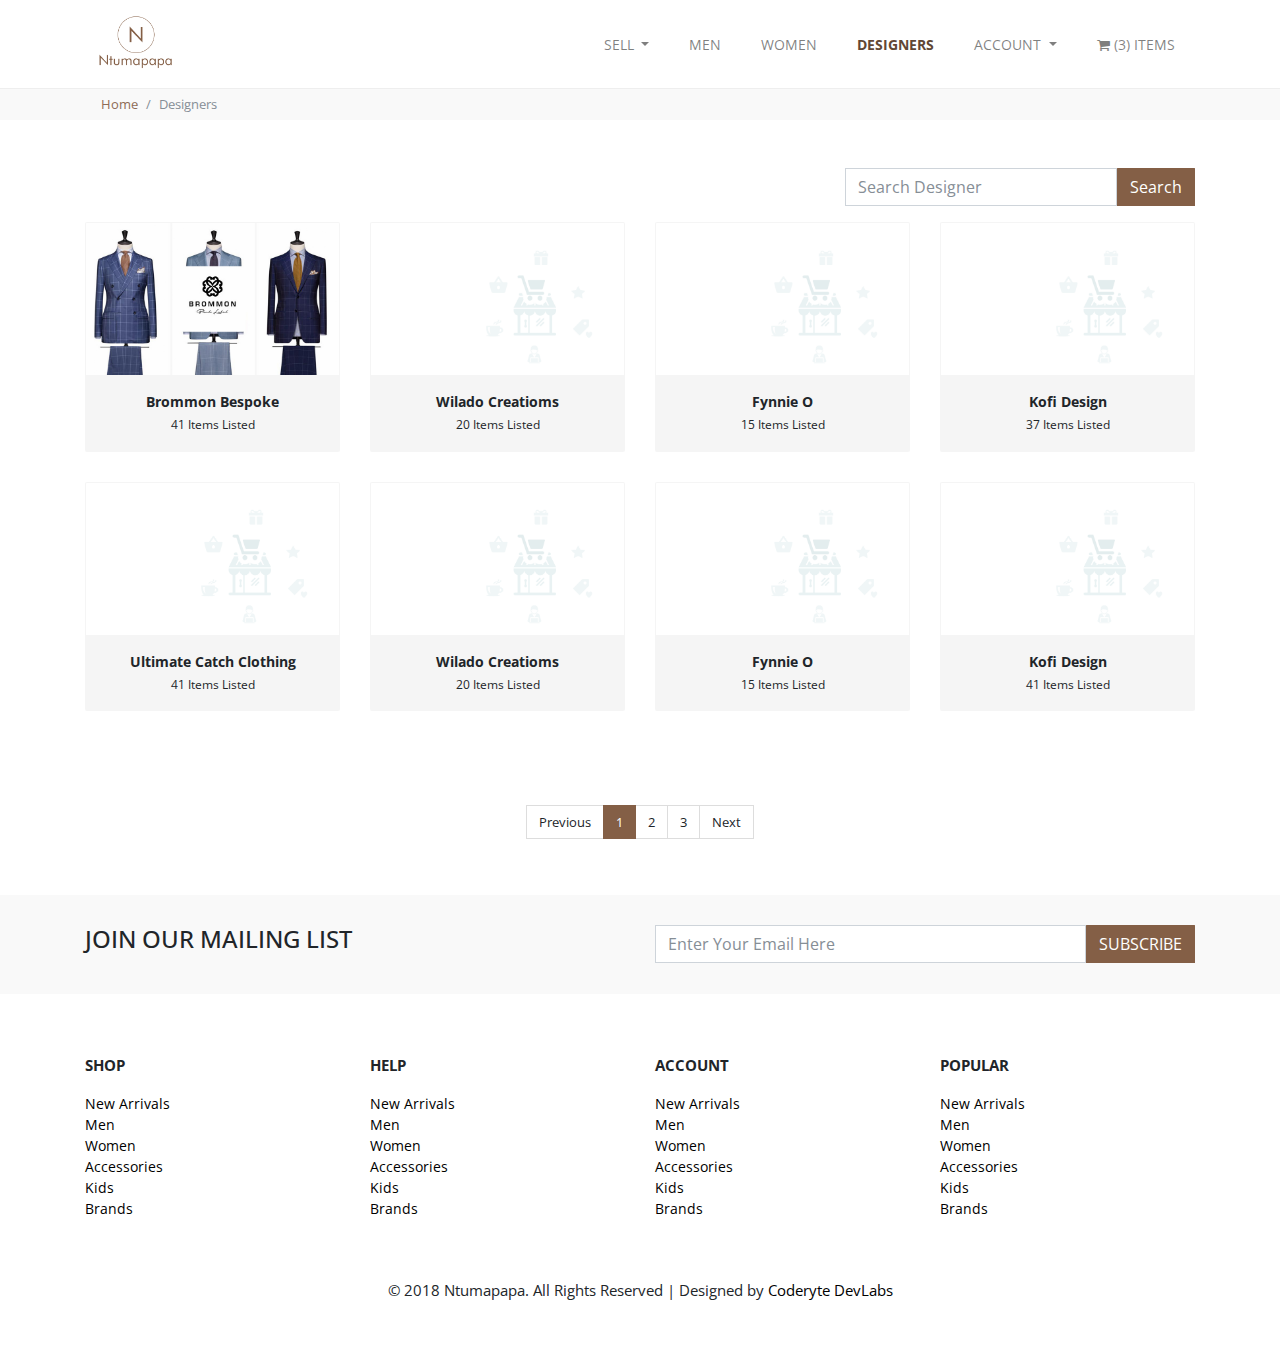
<file: designers.html>
<!doctype html>
<html lang="en">

<head>
  <title>Ntumapapa | Designers</title>
  <!-- Required meta tags -->
  <meta charset="utf-8">
  <meta name="viewport" content="width=device-width, initial-scale=1, shrink-to-fit=no">

   <!-- Bootstrap CSS -->
  <link rel="stylesheet" href="css/bootstrap.css">

  <!-- owl -->
  <link rel="stylesheet" href="css/owl.carousel.min.css">
  <link rel="stylesheet" href="css/owl.theme.default.css">
  <!-- owl -->


  <!-- custom -->
  <link rel="stylesheet" href="css/style.css">
  <!-- custom -->

   <!-- external from Plugins -->
    <link rel="stylesheet" href="plugins/animate.css">
    <!-- external from Plugins -->

  <!-- google fonts used -->
  <link href="https://fonts.googleapis.com/css?family=Open+Sans" rel="stylesheet">
  <link href="font-awesome-4.7.0/css/font-awesome.min.css" rel="stylesheet" type="text/css">
  <!-- google fonts used -->



</head>

<body>


  <!-- top manu or navigation bar  -->

  <nav class="navbar navbar-expand-lg navbar-light bg-light fixed-top ">
    <div class="container">
      <a href="index.html"><img src="img/officiallogo.png" class="img-fluid navbar-brand" width="100" height="48"></a>

      <button class="navbar-toggler" type="button" data-toggle="collapse" data-target="#navbarSupportedContent" aria-controls="navbarSupportedContent" aria-expanded="false" aria-label="Toggle navigation">
    <span class="navbar-toggler-icon"></span>

  </button>

      <div class="collapse navbar-collapse justify-content-end" id="navbarSupportedContent">
        <ul class="navbar-nav">


          <li class="nav-item dropdown">
            <a class="nav-link dropdown-toggle" href="#" id="navbarDropdown" role="button" data-toggle="dropdown" aria-haspopup="true" aria-expanded="false">
          SELL
        </a>
            <div class="dropdown-menu" aria-labelledby="navbarDropdown">
              <a class="dropdown-item" href="sellcategory.html">Men Collection</a>
              <a class="dropdown-item" href="sellcategory.html">Men Collection</a>

            </div>
          </li>
          <li class="nav-item"><a class="nav-link" href=listing.html ">MEN</a></li>
           <li class="nav-item"><a class="nav-link" href=listing.html ">WOMEN</a></li>
      
          <li class="nav-item active"><a class="nav-link" href="designers.html">DESIGNERS</a></li>

          <li class="nav-item dropdown">
            <a class="nav-link dropdown-toggle" href="#" id="navbarDropdown" role="button" data-toggle="dropdown" aria-haspopup="true" aria-expanded="false">
          ACCOUNT
        </a>
            <div class="dropdown-menu" aria-labelledby="navbarDropdown">
              <a class="dropdown-item" href="login.html">Login</a>
              <a class="dropdown-item" href="signup.html">Sign up</a>
            </div>
          </li>

          <li class="nav-item dropdown">
            <a class="nav-link" href="#" id="navbarDropdown" role="button" data-toggle="dropdown" aria-haspopup="true" aria-expanded="false">
          <i class="fa fa-shopping-cart"></i> <span>(3)</span><span> ITEMS</span>
        </a>
            <div class="dropdown-menu cardrop" aria-labelledby="navbarDropdown">
              <!-- add to cart dropdown preview -->
              <div>
                <div class="row cartd ">
                  <div class="col-3"><img src="img/nika.jpg" class="img-fluid img-cart"></div>
                  <div class="col-7">
                    <p class="ntumaprotext"> African Print Blazer onkeypress </p>
                    <p class="amttext">1 <span>x</span> <span>GHC 150</span></p>
                  </div>
                  <div class="col-2">X</div>
                </div>


                <div class="row cartd">
                  <div class="col-3"><img src="img/nika.jpg" class="img-fluid img-cart"></div>
                  <div class="col-7">
                    <p class="ntumaprotext"> African Print Blazer onkeypress </p>
                    <p class="amttext">1 <span>x</span> <span>GHC 150</span></p>
                  </div>
                  <div class="col-2">X</div>
                  <hr>
                </div>

                <div class="row cartd">
                  <div class="col-3"><img src="img/nika.jpg" class="img-fluid img-cart"></div>
                  <div class="col-7">
                    <p class="ntumaprotext"> African Print Blazer onkeypress </p>
                    <p class="amttext">4 <span>x</span> <span>GHC 150</span></p>
                  </div>
                  <div class="col-2">X</div>
                  <hr>
                </div>

              </div>
              <!-- add to cart dropdown preview -->

              <!--view all cart or checkout   -->
              <div class="cartout">
                <div class="row">
                  <div class="col-6">
                    <a href="cart.html" class="btn btn-outline-primary btn-ntm-sm">View Call</a>
                  </div>
                  <div class="col-6 text-right">
                    <a href="checkout.html" class="btn btn-primary btn-ntm-sm">Check Out</a>
                  </div>
                </div>
              </div>
              <!--view all cart or checkout   -->



            </div>
      </div>
      </li>


      <!-- <li class="nav-item">
        <a class="nav-link" href="#"> <i class="fa fa-shopping-cart"></i> <span>(0)</span><span> ITEMS</span></a>
      </li> -->
      </ul>

    </div>

  </nav>
  <!-- top manu or navigation bar  -->

  <!-- mini directory navigation  -->
  <section class="bkmagtop">
    <div class="container">
      <div class="row">
        <div class="col-xl-12">
          <nav aria-label="breadcrumb">
            <ol class="breadcrumb">
              <li class="breadcrumb-item"><a href="#">Home</a></li>
              <li class="breadcrumb-item active" aria-current="page">Designers</li>
            </ol>
          </nav>
        </div>
      </div>
    </div>
  </section>
  <!-- mini directory navigation  -->



  <!-- all designers list in grid view -->
      <section class="cartbt">
        <div class="container">
          <div class="row">
            <div class="col-md-4"></div>
            <div class="col-md-4"></div>
            <div class="col-md-4 text-right">
              <div class="input-group mb-3 text-right">
  <input type="text" class="form-control" placeholder="Search Designer" aria-label="Recipient's username" aria-describedby="basic-addon2">
  <div class="input-group-append">
        <a href=" #" class="btn btn-primary">Search</a>
  </div>
</div>

            </div>

            <div class="col-md-12"> 
                <div class="row"> 
                <div class="col-md-3 addpad">
                     <div class="designers">
                       <a href="designer.html">   
                          <img class="card-img-top img-design img-fluid" src="img/brommon.jpg" alt="Card image cap">
                <div class="card-body-ntuma">
              <p class="ntumaprotext"> Brommon Bespoke  </p>
                      <small> 41 Items Listed</small>
                   </div>
                    </a>
                 </div>
                    </div>

                     <div class="col-md-3 addpad">
                        <div class="designers">
                           <a href="#">
                         <img class="card-img-top img-design img-fluid" src="img/ntumastore.png" alt="Card image cap">
                <div class="card-body-ntuma">
                    <p class="ntumaprotext"> Wilado Creatioms </p>
                    <small> 20 Items Listed</small>
                   </div>
                    </a>
                 </div>
                    </div>

                     <div class="col-md-3 addpad">
                        <div class="designers">
                           <a href="#">
                         <img class="card-img-top img-design img-fluid" src="img/ntumastore.png" alt="Card image cap">
                <div class="card-body-ntuma">
                    <p class="ntumaprotext">Fynnie O </p>
                    <small>15 Items Listed</small>
                   </div>
                    </a>
                 </div>
                    </div>

                     <div class="col-md-3 addpad">
                        <div class="designers">
                           <a href="#">
                       <img class="card-img-top img-design img-fluid" src="img/ntumastore.png" alt="Card image cap">
                <div class="card-body-ntuma">
                    <p class="ntumaprotext">Kofi Design</p>
                    <small>37 Items Listed</small>
                   </div>
                    </a>
                 </div>
                    </div>

                    <div class="col-md-3 addpad">
                     <div class="designers">
                       <a href="#">   
                          <img class="card-img-top img-design img-fluid" src="img/ntumastore.png" alt="Card image cap">
                <div class="card-body-ntuma">
              <p class="ntumaprotext"> Ultimate Catch Clothing </p>
                      <small> 41 Items Listed</small>
                   </div>
                    </a>
                 </div>
                    </div>

                     <div class="col-md-3 addpad">
                        <div class="designers">
                           <a href="#">
                          <img class="card-img-top img-design img-fluid" src="img/ntumastore.png" alt="Card image cap">
                <div class="card-body-ntuma">
                    <p class="ntumaprotext"> Wilado Creatioms </p>
                    <small> 20 Items Listed</small>
                   </div>
                    </a>
                 </div>
                    </div>

                     <div class="col-md-3 addpad">
                        <div class="designers">
                           <a href="#">
                         <img class="card-img-top img-design img-fluid" src="img/ntumastore.png" alt="Card image cap">
                <div class="card-body-ntuma">
                    <p class="ntumaprotext">Fynnie O </p>
                    <small>15 Items Listed</small>
                   </div>
                    </a>
                 </div>
                    </div>

                     <div class="col-md-3 addpad">
                        <div class="designers">
                           <a href="#">
                          <img class="card-img-top img-design img-fluid" src="img/ntumastore.png" alt="Card image cap">
                <div class="card-body-ntuma">
                    <p class="ntumaprotext">Kofi Design</p>
                    <small> 41 Items Listed</small>
                   </div>
                    </a>
                 </div>
                    </div>


                 </div>
            </div>

            <div class="col-md-12"> 
                <div class="col-12 pagin">
                  <nav aria-label="Page navigation example">
                  <ul class="pagination justify-content-center">
                    <li class="page-item"><a class="page-link" href="#">Previous</a></li>
                    <li class="page-item active"><a class="page-link" href="#">1</a></li>
                    <li class="page-item"><a class="page-link" href="#">2</a></li>
                    <li class="page-item"><a class="page-link" href="#">3</a></li>
                    <li class="page-item"><a class="page-link" href="#">Next</a></li>
                  </ul>
                </nav>
                  </div>
             </div>
          </div>
        </div>
      </section>
    <!-- all designers list in grid view -->









  <!-- JOIN OUR MAILING LIST -->
  <section class="mailing">
    <div class="container">
      <div class="row">
        <div class="col-md-6">
          <h4>JOIN OUR MAILING LIST</h4></div>
        <div class="col-md-6">
          <div class="input-group mb-3">
            <input type="text" class="form-control" placeholder="Enter Your Email Here" aria-label="Enter Your Email Here" aria-describedby="basic-addon2">
            <div class="input-group-append">
              <button class="btn btn-primary
                " type="button">SUBSCRIBE</button>
            </div>
          </div>
        </div>
      </div>
    </div>
  </section>
  <!-- JOIN OUR MAILING LIST -->


  <!-- footer -->
  <section class="homfot">
    <div class="container">
      <div class="row">
        <div class="col-md-3 col-6 thirtypadb">
          <p class="wc1"><strong>SHOP</strong></p>
          <ul class="list-unstyled amttext3">
            <li><a href="#">New Arrivals</a></li>
            <li><a href="#">Men</a></li>
            <li><a href="#">Women</a></li>
            <li><a href="#">Accessories</a></li>
            <li><a href="#">Kids</a></li>
            <li><a href="#">Brands</a></l </ul>
        </div>

        <div class="col-md-3 col-6 thirtypadb">
          <p class="wc1"><strong>HELP</strong></p>
          <ul class="list-unstyled amttext3">
            <li><a href="#">New Arrivals</a></li>
            <li><a href="#">Men</a></li>
            <li><a href="#">Women</a></li>
            <li><a href="#">Accessories</a></li>
            <li><a href="#">Kids</a></li>
            <li><a href="#">Brands</a></li>
          </ul>
        </div>

        <div class="col-md-3 col-6 thirtypadb">
          <p class="wc1"><strong>ACCOUNT</strong></p>
          <ul class="list-unstyled amttext3">
            <li><a href="#">New Arrivals</a></li>
            <li><a href="#">Men</a></li>
            <li><a href="#">Women</a></li>
            <li><a href="#">Accessories</a></li>
            <li><a href="#">Kids</a></li>
            <li><a href="#">Brands</a></li>

          </ul>
        </div>
        <div class="col-md-3 col-6 thirtypadb">
          <p class="wc1"><strong>POPULAR</strong></p>
          <ul class="list-unstyled amttext3">
            <li><a href="#">New Arrivals</a></li>
            <li><a href="#">Men</a></li>
            <li><a href="#">Women</a></li>
            <li><a href="#">Accessories</a></li>
            <li><a href="#">Kids</a></li>
            <li><a href="#">Brands</a></li>

          </ul>
        </div>

        <div class="col-md-12 text-center protog ">
          <p>© 2018 Ntumapapa. All Rights Reserved | Designed by <span><a href="#">Coderyte DevLabs</a></span></p>
        </div>
      </div>
    </div>
  </section>
  <!-- footer -->










  <!-- Optional JavaScript -->
  <!-- jQuery first, then Popper.js, then Bootstrap JS -->
  <script src="js/jquery-3.2.1.slim.min.js"></script>
  <script src="js/popper.min.js"></script>
  <script src="js/bootstrap.js"></script>

  <script src="js/ntuma.js"></script>
  <script src="js/owl.carousel.min.js"></script>

  <script src="plugins/wow/wow.min.js"></script>
              <script>
              new WOW().init();
              </script>



</body>

</html>
</file>
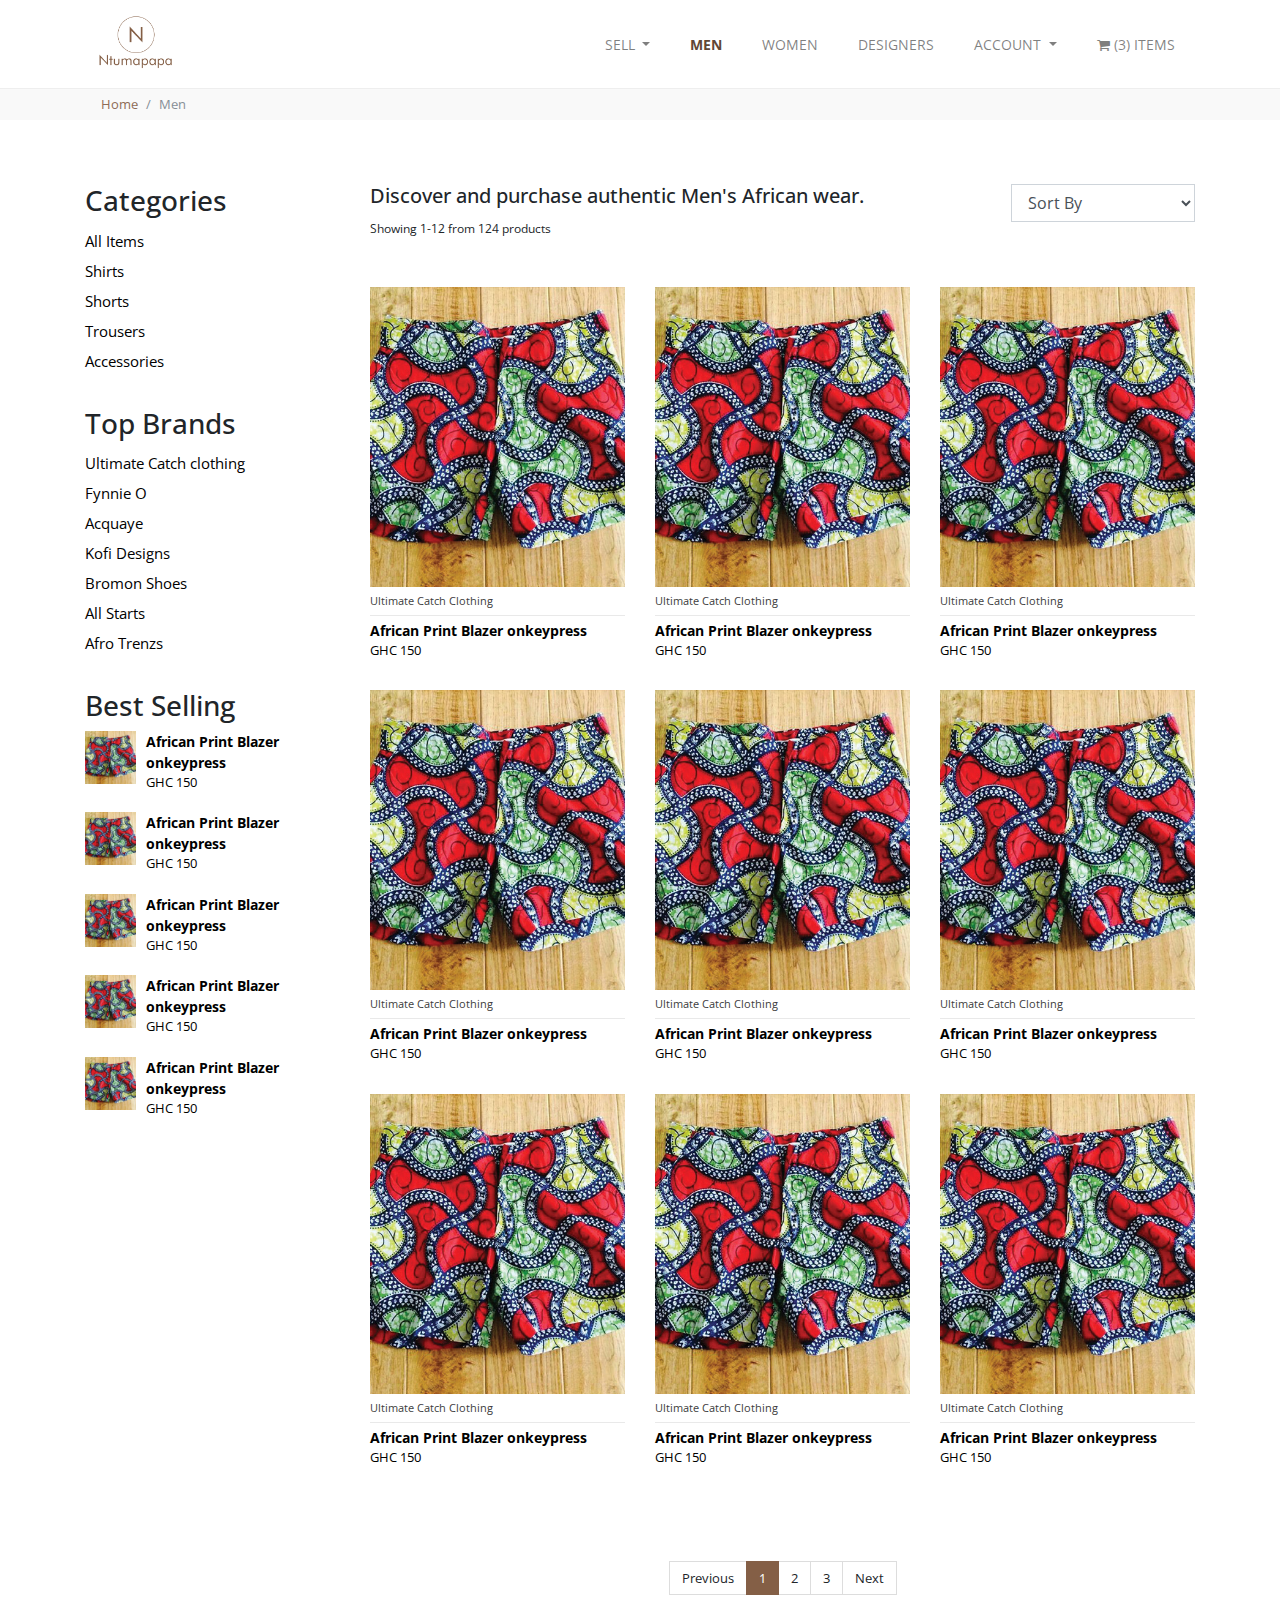
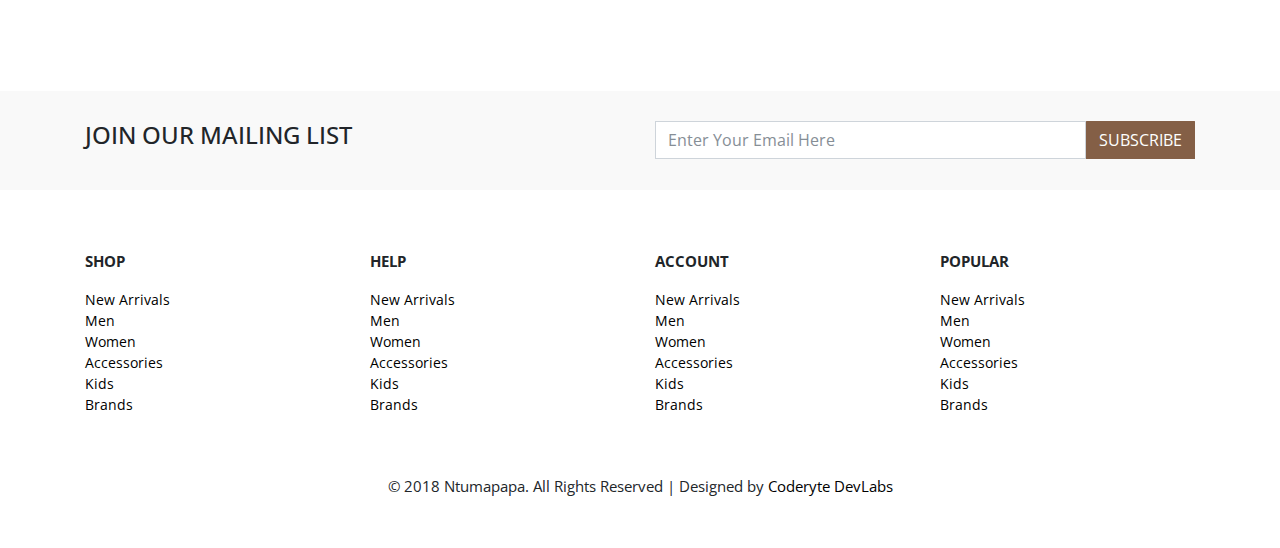
<file: listing.html>
<!doctype html>
<html lang="en">

<head>
  <title>Ntumapapa | Listing </title>
  <!-- Required meta tags -->
  <meta charset="utf-8">
  <meta name="viewport" content="width=device-width, initial-scale=1, shrink-to-fit=no">

  <!-- Bootstrap CSS -->
  <link rel="stylesheet" href="css/bootstrap.css">

  <!-- owl -->
  <link rel="stylesheet" href="css/owl.carousel.min.css">
  <link rel="stylesheet" href="css/owl.theme.default.css">
  <!-- owl -->


  <!-- custom -->
  <link rel="stylesheet" href="css/style.css">
  <!-- custom -->

   <!-- external from Plugins -->
    <link rel="stylesheet" href="plugins/animate.css">
    <!-- external from Plugins -->

  <!-- google fonts used -->
  <link href="https://fonts.googleapis.com/css?family=Open+Sans" rel="stylesheet">
  <link href="font-awesome-4.7.0/css/font-awesome.min.css" rel="stylesheet" type="text/css">
  <!-- google fonts used -->

   



</head>

<body>


  <!-- top manu or navigation bar  -->

  <nav class="navbar navbar-expand-lg navbar-light bg-light fixed-top ">
    <div class="container">
      <a href="index.html"><img src="img/officiallogo.png" class="img-fluid navbar-brand" width="100" height="48"></a>

      <button class="navbar-toggler" type="button" data-toggle="collapse" data-target="#navbarSupportedContent" aria-controls="navbarSupportedContent" aria-expanded="false" aria-label="Toggle navigation">
    <span class="navbar-toggler-icon"></span>

  </button>

      <div class="collapse navbar-collapse justify-content-end" id="navbarSupportedContent">
        <ul class="navbar-nav">


          <li class="nav-item dropdown">
            <a class="nav-link dropdown-toggle" href="#" id="navbarDropdown" role="button" data-toggle="dropdown" aria-haspopup="true" aria-expanded="false">
          SELL
        </a>
            <div class="dropdown-menu" aria-labelledby="navbarDropdown">
              <a class="dropdown-item" href="sellcategory.html">Men Collection</a>
              <a class="dropdown-item" href="sellcategory.html">Men Collection</a>

            </div>
          </li>
          <li class="nav-item active"><a class="nav-link" href="listing.html">MEN</a></li>
          <li class="nav-item"><a class="nav-link" href="listing.html">WOMEN</a></li>

          <li class="nav-item"><a class="nav-link" href="designers.html">DESIGNERS</a></li>

          <li class="nav-item dropdown">
            <a class="nav-link dropdown-toggle" href="#" id="navbarDropdown" role="button" data-toggle="dropdown" aria-haspopup="true" aria-expanded="false">
          ACCOUNT
        </a>
            <div class="dropdown-menu" aria-labelledby="navbarDropdown">
              <a class="dropdown-item" href="login.html">Login</a>
              <a class="dropdown-item" href="signup.html">Sign up</a>
            </div>
          </li>

          <li class="nav-item dropdown">
            <a class="nav-link" href="#" id="navbarDropdown" role="button" data-toggle="dropdown" aria-haspopup="true" aria-expanded="false">
          <i class="fa fa-shopping-cart"></i> <span>(3)</span><span> ITEMS</span>
        </a>
            <div class="dropdown-menu cardrop" aria-labelledby="navbarDropdown">
              <!-- add to cart dropdown preview -->
              <div>
                  <div class="row cartd ">
                    <div class="col-3"><img src="img/nika.jpg" class="img-fluid img-cart"></div>
                    <div class="col-7">
                      <p class="ntumaprotext"> African Print Blazer onkeypress </p>
                      <p class="amttext">1 <span>x</span> <span>GHC 150</span></p>
                    </div>
                    <div class="col-2">X</div>
                  </div>


                  <div class="row cartd">
                    <div class="col-3"><img src="img/nika.jpg" class="img-fluid img-cart"></div>
                    <div class="col-7">
                      <p class="ntumaprotext"> African Print Blazer onkeypress </p>
                      <p class="amttext">1 <span>x</span> <span>GHC 150</span></p>
                    </div>
                    <div class="col-2">X</div>
                    <hr>
                  </div>

                  <div class="row cartd">
                    <div class="col-3"><img src="img/nika.jpg" class="img-fluid img-cart"></div>
                    <div class="col-7">
                      <p class="ntumaprotext"> African Print Blazer onkeypress </p>
                      <p class="amttext">4 <span>x</span> <span>GHC 150</span></p>
                    </div>
                    <div class="col-2">X</div>
                    <hr>
                  </div>

                  </div>
                    <!-- add to cart dropdown preview -->

                    <!--view all cart or checkout   -->
                     <div class="cartout">
                       <div class="row">
                         <div class="col-6">
                           <a href="cart.html" class="btn btn-outline-primary btn-ntm-sm">View Call</a>
                         </div>
                         <div class="col-6 text-right">
                           <a href="checkout.html" class="btn btn-primary btn-ntm-sm">Check Out</a>
                         </div>
                       </div>
                     </div>
                    <!--view all cart or checkout   -->



              </div>
            </div>
          </li>


          <!-- <li class="nav-item">
        <a class="nav-link" href="#"> <i class="fa fa-shopping-cart"></i> <span>(0)</span><span> ITEMS</span></a>
      </li> -->
        </ul>

      </div>

  </nav>
  <!-- top manu or navigation bar  -->

  <!-- mini directory navigation  -->
  <section class="bkmagtop">
    <div class="container">
      <div class="row">
        <div class="col-xl-12">
          <nav aria-label="breadcrumb">
          <ol class="breadcrumb">
            <li class="breadcrumb-item"><a href="#">Home</a></li>
            <li class="breadcrumb-item active" aria-current="page">Men</li>
          </ol>
        </nav>
        </div>
      </div>
    </div>
  </section>
<!-- mini directory navigation  -->



  <!-- produect listing  -->
      <section class="productlist">
        <div class="container">
          <div class="row">

          <!-- left side bar wiith categories top brands ect -->
          <div class="col-md-3">
            <div class="listcat">
              <h3>Categories</h3>
              <ul class="list-unstyled ">
                <li><a href="#">All Items</a></li>
                <li><a href="#">Shirts</a></li>
                <li><a href="#">Shorts</a></li>
                <li><a href="#">Trousers</a></li>
                <li><a href="#">Accessories</a></li>
              </ul>
            </div>

            <div class="listcat">
              <h3>Top Brands</h3>
              <ul class="list-unstyled ">
                <li><a href="#">Ultimate Catch clothing</a></li>
                <li><a href="#">Fynnie O</a></li>
                <li><a href="#">Acquaye</a></li>
                <li><a href="#">Kofi Designs</a></li>
                <li><a href="#">Bromon Shoes</a></li>
                <li><a href="#">All Starts</a></li>
                <li><a href="#">Afro Trenzs</a></li>
              </ul>
            </div>

            <div class="listbestselling">
              <h3>Best Selling</h3>
              <ul class="list-unstyled amttext3">
                <li><a href="#">
                  <div class="row cartd">
                    <div class="col-3 smallpad2"><img src="img/nika.jpg" class="img-fluid img-cart"></div>
                    <div class="col-9 smallpad">
                      <p class="ntumaprotext"> African Print Blazer onkeypress </p>
                      <p class="amttext">GHC<span> 150</span></p>
                    </div>
                  </div>
                </a></li>

                <li><a href="#">
                  <div class="row cartd">
                    <div class="col-3 smallpad2"><img src="img/nika.jpg" class="img-fluid img-cart"></div>
                    <div class="col-9 smallpad">
                      <p class="ntumaprotext"> African Print Blazer onkeypress </p>
                      <p class="amttext">GHC<span> 150</span></p>
                    </div>
                  </div>
                </a></li>

                <li><a href="#">
                  <div class="row cartd">
                    <div class="col-3 smallpad2"><img src="img/nika.jpg" class="img-fluid img-cart"></div>
                    <div class="col-9 smallpad">
                      <p class="ntumaprotext"> African Print Blazer onkeypress </p>
                      <p class="amttext">GHC<span> 150</span></p>
                    </div>
                  </div>
                </a></li>

                <li><a href="#">
                  <div class="row cartd">
                    <div class="col-3 smallpad2"><img src="img/nika.jpg" class="img-fluid img-cart"></div>
                    <div class="col-9 smallpad">
                      <p class="ntumaprotext"> African Print Blazer onkeypress </p>
                      <p class="amttext">GHC<span> 150</span></p>
                    </div>
                  </div>
                </a></li>

                <li><a href="#">
                  <div class="row cartd">
                    <div class="col-3 smallpad2"><img src="img/nika.jpg" class="img-fluid img-cart"></div>
                    <div class="col-9 smallpad">
                      <p class="ntumaprotext"> African Print Blazer onkeypress </p>
                      <p class="amttext">GHC<span> 150</span></p>
                    </div>
                  </div>
                </a></li>

              </ul>
            </div>


          </div>
          <!-- left side bar wiith categories top brands ect -->

          <!-- main listing area -->
            <div class="col-md-9">
              <div class="row">
                <div class="col-lg-12">
                <div class="row prodmain ">
                <div class="col-md-9">
                  <h5>Discover and purchase authentic Men's African wear.</h5>
                  <small>Showing 1-12 from 124 products</small>
                </div>

                <div class="col-md-3">
                  <div class="form-group">
                   <select class="form-control" id="exampleSelect1">
                     <option>Sort By</option>
                     <option>Our Favourites</option>
                     <option>Best Sellers</option>
                     <option>Newest</option>
                     <option>Price Low - High</option>
                     <option>Price High - Low</option>
                   </select>
                 </div>
                </div>
                </div>
                </div>

                <div class="col-xl-4 col-lg-4 col-md-6  col-6 addpad">
                  <div class="cont">
                    <img src="img/nika.jpg" class="img-fluid img-ntuma2 image">
                    <div class="middle overlay">
                      <div class="text">
                        <ul class="list-inline">
                          <li class="list-inline-item"><a href="#"><i class="fa fa-heart fa-2xb" aria-hidden="true"></i></a></li>
                          <li class="list-inline-item"><a href="product.html"><i class="fa fa-eye fa-2xb" aria-hidden="true"></i></a></li>
                          <li class="list-inline-item"><a href="#"><i class="fa fa fa-shopping-cart fa-2xb" aria-hidden="true"></i></a></li><a target="_blank" href="#">
                </a></ul>
                      </div>

                    </div>
                  </div>
                  <div class="">
                    <a href="product.html">
                    <small class="brand">Ultimate Catch Clothing</small>
                  <p class="ntumaprotext">African Print Blazer onkeypress</p>
                  <p class="amttext">GHC 150</p>
                  </a>
                  </div>
                </div>

                <div class="col-xl-4 col-lg-4 col-md-6  col-6 addpad">
                  <div class="cont">
                    <img src="img/nika.jpg" class="img-fluid img-ntuma2 image">
                    <div class="middle overlay">
                      <div class="text">
                        <ul class="list-inline">
                          <li class="list-inline-item"><a href="#"><i class="fa fa-heart fa-2xb" aria-hidden="true"></i></a></li>
                          <li class="list-inline-item"><a href="product.html"><i class="fa fa-eye fa-2xb" aria-hidden="true"></i></a></li>
                          <li class="list-inline-item"><a href="#"><i class="fa fa fa-shopping-cart fa-2xb" aria-hidden="true"></i></a></li><a target="_blank" href="#">
                </a></ul>
                      </div>

                    </div>
                  </div>
                  <div class="">
                    <a href="product.html">
                    <small class="brand">Ultimate Catch Clothing</small>
                  <p class="ntumaprotext">African Print Blazer onkeypress</p>
                  <p class="amttext">GHC 150</p>
                  </a>
                  </div>
                </div>

                <div class="col-xl-4 col-lg-4 col-md-6  col-6 addpad">
                  <div class="cont">
                    <img src="img/nika.jpg" class="img-fluid img-ntuma2 image">
                    <div class="middle overlay">
                      <div class="text">
                        <ul class="list-inline">
                          <li class="list-inline-item"><a href="#"><i class="fa fa-heart fa-2xb" aria-hidden="true"></i></a></li>
                          <li class="list-inline-item"><a href="product.html"><i class="fa fa-eye fa-2xb" aria-hidden="true"></i></a></li>
                          <li class="list-inline-item"><a href="#"><i class="fa fa fa-shopping-cart fa-2xb" aria-hidden="true"></i></a></li><a target="_blank" href="#">
                </a></ul>
                      </div>

                    </div>
                  </div>
                  <div class="">
                    <a href="product.html">
                    <small class="brand">Ultimate Catch Clothing</small>
                  <p class="ntumaprotext">African Print Blazer onkeypress</p>
                  <p class="amttext">GHC 150</p>
                  </a>
                  </div>
                </div>

                <div class="col-xl-4 col-lg-4 col-md-6  col-6 addpad">
                  <div class="cont">
                    <img src="img/nika.jpg" class="img-fluid img-ntuma2 image">
                    <div class="middle overlay">
                      <div class="text">
                        <ul class="list-inline">
                          <li class="list-inline-item"><a href="#"><i class="fa fa-heart fa-2xb" aria-hidden="true"></i></a></li>
                          <li class="list-inline-item"><a href="product.html"><i class="fa fa-eye fa-2xb" aria-hidden="true"></i></a></li>
                          <li class="list-inline-item"><a href="#"><i class="fa fa fa-shopping-cart fa-2xb" aria-hidden="true"></i></a></li><a target="_blank" href="#">
                </a></ul>
                      </div>

                    </div>
                  </div>
                  <div class="">
                    <a href="product.html">
                    <small class="brand">Ultimate Catch Clothing</small>
                  <p class="ntumaprotext">African Print Blazer onkeypress</p>
                  <p class="amttext">GHC 150</p>
                  </a>
                  </div>
                </div>

                <div class="col-xl-4 col-lg-4 col-md-6  col-6 addpad">
                  <div class="cont">
                    <img src="img/nika.jpg" class="img-fluid img-ntuma2 image">
                    <div class="middle overlay">
                      <div class="text">
                        <ul class="list-inline">
                          <li class="list-inline-item"><a href="#"><i class="fa fa-heart fa-2xb" aria-hidden="true"></i></a></li>
                          <li class="list-inline-item"><a href="product.html"><i class="fa fa-eye fa-2xb" aria-hidden="true"></i></a></li>
                          <li class="list-inline-item"><a href="#"><i class="fa fa fa-shopping-cart fa-2xb" aria-hidden="true"></i></a></li><a target="_blank" href="#">
                </a></ul>
                      </div>

                    </div>
                  </div>
                  <div class="">
                    <a href="product.html">
                    <small class="brand">Ultimate Catch Clothing</small>
                  <p class="ntumaprotext">African Print Blazer onkeypress</p>
                  <p class="amttext">GHC 150</p>
                  </a>
                  </div>
                </div>
                <div class="col-xl-4 col-lg-4 col-md-6  col-6 addpad">
                  <div class="cont">
                    <img src="img/nika.jpg" class="img-fluid img-ntuma2 image">
                    <div class="middle overlay">
                      <div class="text">
                        <ul class="list-inline">
                          <li class="list-inline-item"><a href="#"><i class="fa fa-heart fa-2xb" aria-hidden="true"></i></a></li>
                          <li class="list-inline-item"><a href="product.html"><i class="fa fa-eye fa-2xb" aria-hidden="true"></i></a></li>
                          <li class="list-inline-item"><a href="#"><i class="fa fa fa-shopping-cart fa-2xb" aria-hidden="true"></i></a></li><a target="_blank" href="#">
                </a></ul>
                      </div>

                    </div>
                  </div>
                  <div class="">
                    <a href="product.html">
                    <small class="brand">Ultimate Catch Clothing</small>
                  <p class="ntumaprotext">African Print Blazer onkeypress</p>
                  <p class="amttext">GHC 150</p>
                  </a>
                  </div>
                </div>

                <div class="col-xl-4 col-lg-4 col-md-6  col-6 addpad">
                  <div class="cont">
                    <img src="img/nika.jpg" class="img-fluid img-ntuma2 image">
                    <div class="middle overlay">
                      <div class="text">
                        <ul class="list-inline">
                          <li class="list-inline-item"><a href="#"><i class="fa fa-heart fa-2xb" aria-hidden="true"></i></a></li>
                          <li class="list-inline-item"><a href="product.html"><i class="fa fa-eye fa-2xb" aria-hidden="true"></i></a></li>
                          <li class="list-inline-item"><a href="#"><i class="fa fa fa-shopping-cart fa-2xb" aria-hidden="true"></i></a></li><a target="_blank" href="#">
                </a></ul>
                      </div>

                    </div>
                  </div>
                  <div class="">
                    <a href="product.html">
                    <small class="brand">Ultimate Catch Clothing</small>
                  <p class="ntumaprotext">African Print Blazer onkeypress</p>
                  <p class="amttext">GHC 150</p>
                  </a>
                  </div>
                </div>

                <div class="col-xl-4 col-lg-4 col-md-6  col-6 addpad">
                  <div class="cont">
                    <img src="img/nika.jpg" class="img-fluid img-ntuma2 image">
                    <div class="middle overlay">
                      <div class="text">
                        <ul class="list-inline">
                          <li class="list-inline-item"><a href="#"><i class="fa fa-heart fa-2xb" aria-hidden="true"></i></a></li>
                          <li class="list-inline-item"><a href="product.html"><i class="fa fa-eye fa-2xb" aria-hidden="true"></i></a></li>
                          <li class="list-inline-item"><a href="#"><i class="fa fa fa-shopping-cart fa-2xb" aria-hidden="true"></i></a></li><a target="_blank" href="#">
                </a></ul>
                      </div>

                    </div>
                  </div>
                  <div class="">
                    <a href="product.html">
                    <small class="brand">Ultimate Catch Clothing</small>
                  <p class="ntumaprotext">African Print Blazer onkeypress</p>
                  <p class="amttext">GHC 150</p>
                  </a>
                  </div>
                </div>

                <div class="col-xl-4 col-lg-4 col-md-6  col-6 addpad">
                  <div class="cont">
                    <img src="img/nika.jpg" class="img-fluid img-ntuma2 image">
                    <div class="middle overlay">
                      <div class="text">
                        <ul class="list-inline">
                          <li class="list-inline-item"><a href="#"><i class="fa fa-heart fa-2xb" aria-hidden="true"></i></a></li>
                          <li class="list-inline-item"><a href="product.html"><i class="fa fa-eye fa-2xb" aria-hidden="true"></i></a></li>
                          <li class="list-inline-item"><a href="#"><i class="fa fa fa-shopping-cart fa-2xb" aria-hidden="true"></i></a></li><a target="_blank" href="#">
                </a></ul>
                      </div>

                    </div>
                  </div>
                  <div class="">
                    <a href="product.html">
                    <small class="brand">Ultimate Catch Clothing</small>
                  <p class="ntumaprotext">African Print Blazer onkeypress</p>
                  <p class="amttext">GHC 150</p>
                  </a>
                  </div>
                </div>


                <!--  pagaination-->
                <div class="col-12 pagin">
                  <nav aria-label="Page navigation example">
                  <ul class="pagination justify-content-center">
                    <li class="page-item"><a class="page-link" href="#">Previous</a></li>
                    <li class="page-item active"><a class="page-link" href="#">1</a></li>
                    <li class="page-item"><a class="page-link" href="#">2</a></li>
                    <li class="page-item"><a class="page-link" href="#">3</a></li>
                    <li class="page-item"><a class="page-link" href="#">Next</a></li>
                  </ul>
                </nav>
                  </div>
              <!--  pagaination-->

              </div>
            </div>
            <!-- main listing area -->


          </div>
        </div>
      </section>
  <!-- produect listing  -->






  <!-- JOIN OUR MAILING LIST -->
  <section class="mailing">
    <div class="container">
      <div class="row">
        <div class="col-md-6">
          <h4>JOIN OUR MAILING LIST</h4></div>
        <div class="col-md-6">
          <div class="input-group mb-3">
            <input type="text" class="form-control" placeholder="Enter Your Email Here" aria-label="Enter Your Email Here" aria-describedby="basic-addon2">
            <div class="input-group-append">
              <button class="btn btn-primary
                " type="button">SUBSCRIBE</button>
            </div>
          </div>
        </div>
      </div>
    </div>
  </section>
  <!-- JOIN OUR MAILING LIST -->


  <!-- footer -->
  <section class="homfot">
    <div class="container">
      <div class="row">
        <div class="col-md-3 col-6 thirtypadb">
          <p class="wc1"><strong>SHOP</strong></p>
          <ul class="list-unstyled amttext3">
            <li><a href="#">New Arrivals</a></li>
            <li><a href="#">Men</a></li>
            <li><a href="#">Women</a></li>
            <li><a href="#">Accessories</a></li>
            <li><a href="#">Kids</a></li>
            <li><a href="#">Brands</a></l </ul>
        </div>

        <div class="col-md-3 col-6 thirtypadb">
          <p class="wc1"><strong>HELP</strong></p>
          <ul class="list-unstyled amttext3">
            <li><a href="#">New Arrivals</a></li>
            <li><a href="#">Men</a></li>
            <li><a href="#">Women</a></li>
            <li><a href="#">Accessories</a></li>
            <li><a href="#">Kids</a></li>
            <li><a href="#">Brands</a></li>
          </ul>
        </div>

        <div class="col-md-3 col-6 thirtypadb">
          <p class="wc1"><strong>ACCOUNT</strong></p>
          <ul class="list-unstyled amttext3">
            <li><a href="#">New Arrivals</a></li>
            <li><a href="#">Men</a></li>
            <li><a href="#">Women</a></li>
            <li><a href="#">Accessories</a></li>
            <li><a href="#">Kids</a></li>
            <li><a href="#">Brands</a></li>

          </ul>
        </div>
        <div class="col-md-3 col-6 thirtypadb">
          <p class="wc1"><strong>POPULAR</strong></p>
          <ul class="list-unstyled amttext3">
            <li><a href="#">New Arrivals</a></li>
            <li><a href="#">Men</a></li>
            <li><a href="#">Women</a></li>
            <li><a href="#">Accessories</a></li>
            <li><a href="#">Kids</a></li>
            <li><a href="#">Brands</a></li>

          </ul>
        </div>

        <div class="col-md-12 text-center protog ">
          <p>© 2018 Ntumapapa. All Rights Reserved | Designed by <span><a href="#">Coderyte DevLabs</a></span></p>
        </div>
      </div>
    </div>
  </section>
  <!-- footer -->










   <!-- Optional JavaScript -->
  <!-- jQuery first, then Popper.js, then Bootstrap JS -->
  <script src="js/jquery-3.2.1.slim.min.js"></script>
  <script src="js/popper.min.js"></script>
  <script src="js/bootstrap.js"></script>

  <script src="js/ntuma.js"></script>
  <script src="js/owl.carousel.min.js"></script>

  <script src="plugins/wow/wow.min.js"></script>
              <script>
              new WOW().init();
              </script>



</body>

</html>
</file>
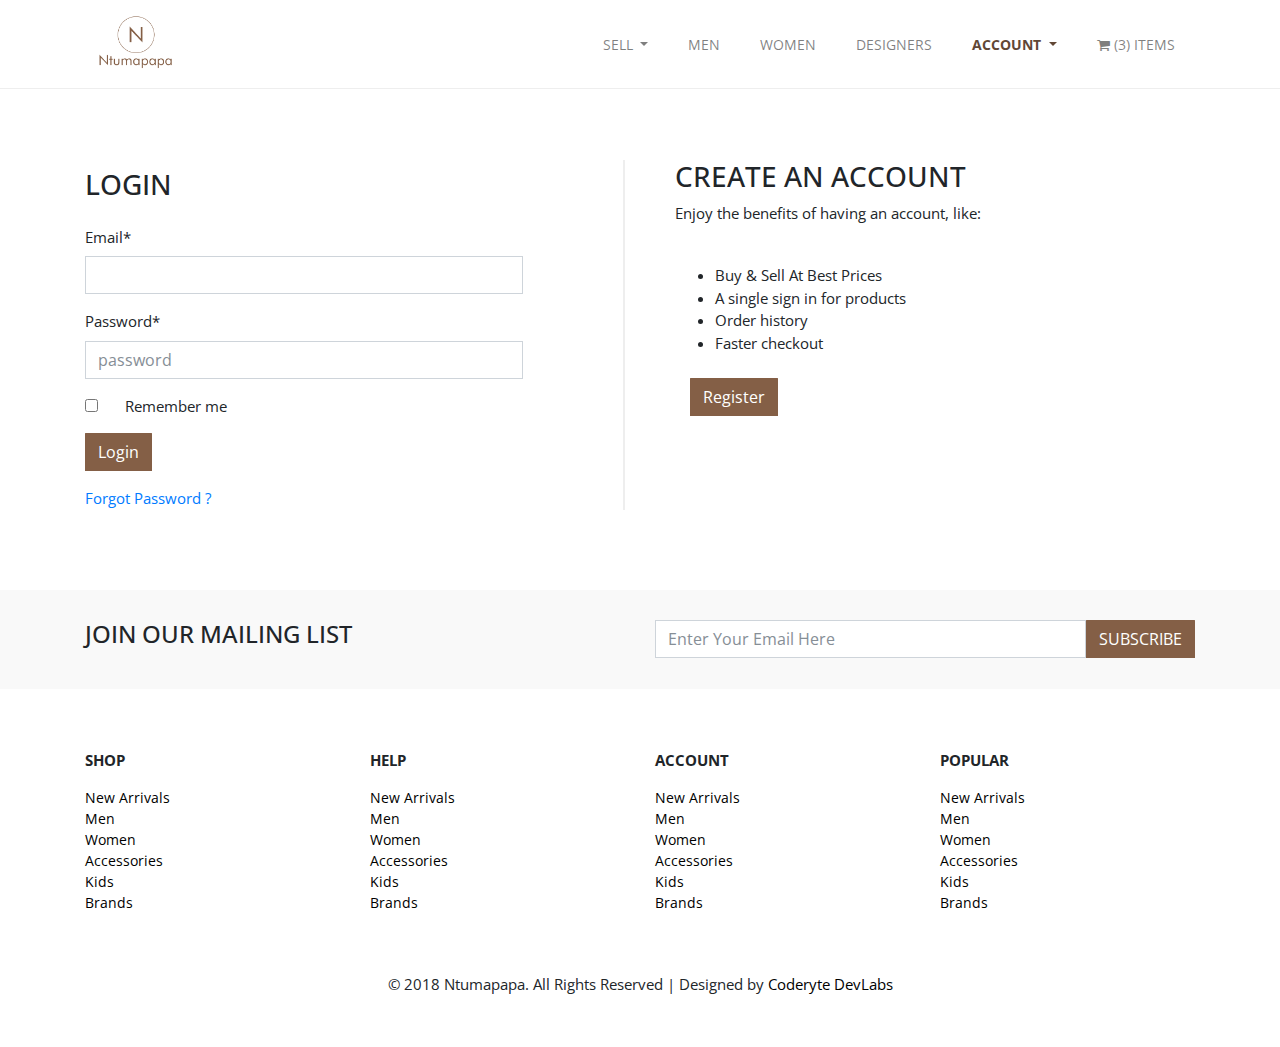
<file: login.html>
<!doctype html>
<html lang="en">

<head>
  <title>Ntumapapa | Login</title>
  <!-- Required meta tags -->
  <meta charset="utf-8">
  <meta name="viewport" content="width=device-width, initial-scale=1, shrink-to-fit=no">

    <!-- Bootstrap CSS -->
  <link rel="stylesheet" href="css/bootstrap.css">

  <!-- owl -->
  <link rel="stylesheet" href="css/owl.carousel.min.css">
  <link rel="stylesheet" href="css/owl.theme.default.css">
  <!-- owl -->


  <!-- custom -->
  <link rel="stylesheet" href="css/style.css">
  <!-- custom -->

   <!-- external from Plugins -->
    <link rel="stylesheet" href="plugins/animate.css">
    <!-- external from Plugins -->

  <!-- google fonts used -->
  <link href="https://fonts.googleapis.com/css?family=Open+Sans" rel="stylesheet">
  <link href="font-awesome-4.7.0/css/font-awesome.min.css" rel="stylesheet" type="text/css">
  <!-- google fonts used -->



</head>

<body>


  <!-- top manu or navigation bar  -->

  <nav class="navbar navbar-expand-lg navbar-light bg-light fixed-top ">
    <div class="container">
      <a href="index.html"><img src="img/officiallogo.png" class="img-fluid navbar-brand" width="100" height="48"></a>

      <button class="navbar-toggler" type="button" data-toggle="collapse" data-target="#navbarSupportedContent" aria-controls="navbarSupportedContent" aria-expanded="false" aria-label="Toggle navigation">
    <span class="navbar-toggler-icon"></span>

  </button>

      <div class="collapse navbar-collapse justify-content-end" id="navbarSupportedContent">
        <ul class="navbar-nav">


          <li class="nav-item dropdown">
            <a class="nav-link dropdown-toggle" href="#" id="navbarDropdown" role="button" data-toggle="dropdown" aria-haspopup="true" aria-expanded="false">
          SELL
        </a>
            <div class="dropdown-menu" aria-labelledby="navbarDropdown">
              <a class="dropdown-item" href="sellcategory.html">Men Collection</a>
              <a class="dropdown-item" href="sellcategory.html">Men Collection</a>

            </div>
          </li>
          <li class="nav-item"><a class="nav-link" href="listing.html">MEN</a></li>
          <li class="nav-item"><a class="nav-link" href="listing.html">WOMEN</a></li>

          <li class="nav-item"><a class="nav-link" href="designers.html">DESIGNERS</a></li>

          <li class="nav-item dropdown active">
            <a class="nav-link dropdown-toggle" href="#" id="navbarDropdown" role="button" data-toggle="dropdown" aria-haspopup="true" aria-expanded="false">
          ACCOUNT
        </a>
            <div class="dropdown-menu" aria-labelledby="navbarDropdown">
              <a class="dropdown-item" href="login.html">Login</a>
              <a class="dropdown-item" href="signup.html">Sign up</a>
            </div>
          </li>

          <li class="nav-item dropdown">
            <a class="nav-link" href="#" id="navbarDropdown" role="button" data-toggle="dropdown" aria-haspopup="true" aria-expanded="false">
          <i class="fa fa-shopping-cart"></i> <span>(3)</span><span> ITEMS</span>
        </a>
            <div class="dropdown-menu cardrop" aria-labelledby="navbarDropdown">
              <!-- add to cart dropdown preview -->
              <div>
                <div class="row cartd ">
                  <div class="col-3"><img src="img/nika.jpg" class="img-fluid img-cart"></div>
                  <div class="col-7">
                    <p class="ntumaprotext"> African Print Blazer onkeypress </p>
                    <p class="amttext">1 <span>x</span> <span>GHC 150</span></p>
                  </div>
                  <div class="col-2">X</div>
                </div>


                <div class="row cartd">
                  <div class="col-3"><img src="img/nika.jpg" class="img-fluid img-cart"></div>
                  <div class="col-7">
                    <p class="ntumaprotext"> African Print Blazer onkeypress </p>
                    <p class="amttext">1 <span>x</span> <span>GHC 150</span></p>
                  </div>
                  <div class="col-2">X</div>
                  <hr>
                </div>

                <div class="row cartd">
                  <div class="col-3"><img src="img/nika.jpg" class="img-fluid img-cart"></div>
                  <div class="col-7">
                    <p class="ntumaprotext"> African Print Blazer onkeypress </p>
                    <p class="amttext">4 <span>x</span> <span>GHC 150</span></p>
                  </div>
                  <div class="col-2">X</div>
                  <hr>
                </div>

              </div>
              <!-- add to cart dropdown preview -->

              <!--view all cart or checkout   -->
              <div class="cartout">
                <div class="row">
                  <div class="col-6">
                    <a href="cart.html" class="btn btn-outline-primary btn-ntm-sm">View Call</a>
                  </div>
                  <div class="col-6 text-right">
                    <a href="checkout.html" class="btn btn-primary btn-ntm-sm">Check Out</a>
                  </div>
                </div>
              </div>
              <!--view all cart or checkout   -->



            </div>
      </div>
      </li>
      </ul>

    </div>

  </nav>
  <!-- top manu or navigation bar  -->


<!-- login and page supporitng creat and account -->
  <section>
    <div class="container">
      <div class="row loginpad  ">
        <div class="col-md-6">
          <div class="loginbar">
          <h3 class="ccrt2">LOGIN</h3>
          <form action="">
            <div class="row">
            <div class="form-group col-md-12">
              <label for="exampleFormControlInput1">Email*</label>
              <input type="email" class="form-control" id="exampleFormControlInput1">
            </div>
            <div class="form-group col-md-12">
              <label for="password">Password*</label>
              <input type="password" class="form-control" id="address" placeholder="password">
            </div>

            <div class="form-check col-md-12 radiobn2">
              <input type="checkbox" class="form-check-input" id="exampleCheck1">
              <label class="form-check-label" for="exampleCheck1">Remember me</label>
            </div>

            <div class="col-12 ccrt2">
            <a href="#" class="btn btn-primary ">Login</a>
            </div>

            <div class="col-12 ">
            <a href="#">Forgot Password ?</a>
            
            </div>

            </div>
          </form>
          </div>
        </div>

        <div class="col-md-6 radiobn2 ">
          <h3>CREATE AN ACCOUNT</h3>
          <p>Enjoy the benefits of having an account, like:</p>
          <ul class="ccrt">
            <li>Buy & Sell At Best Prices</li>
          	<li>A single sign in for products</li>
          	<li>Order history</li>
          	<li>Faster checkout</li>
          </ul>

          <div class="col-6">
            <a href="signup.html" class="btn btn-primary">Register</a>
          </div>
        </div>
      </div>
    </div>
  </section>
<!-- login and page supporitng creat and account -->



<!-- JOIN OUR MAILING LIST -->
<section class="mailing">
  <div class="container">
    <div class="row">
      <div class="col-md-6">
        <h4>JOIN OUR MAILING LIST</h4></div>
      <div class="col-md-6">
        <div class="input-group mb-3">
          <input type="text" class="form-control" placeholder="Enter Your Email Here" aria-label="Enter Your Email Here" aria-describedby="basic-addon2">
          <div class="input-group-append">
            <button class="btn btn-primary
              " type="button">SUBSCRIBE</button>
          </div>
        </div>
      </div>
    </div>
  </div>
</section>
<!-- JOIN OUR MAILING LIST -->



  <!-- footer -->
  <section class="homfot">
    <div class="container">
      <div class="row">
        <div class="col-md-3 col-6 thirtypadb">
          <p class="wc1"><strong>SHOP</strong></p>
          <ul class="list-unstyled amttext3">
            <li><a href="#">New Arrivals</a></li>
            <li><a href="#">Men</a></li>
            <li><a href="#">Women</a></li>
            <li><a href="#">Accessories</a></li>
            <li><a href="#">Kids</a></li>
            <li><a href="#">Brands</a></l </ul>
        </div>

        <div class="col-md-3 col-6 thirtypadb">
          <p class="wc1"><strong>HELP</strong></p>
          <ul class="list-unstyled amttext3">
            <li><a href="#">New Arrivals</a></li>
            <li><a href="#">Men</a></li>
            <li><a href="#">Women</a></li>
            <li><a href="#">Accessories</a></li>
            <li><a href="#">Kids</a></li>
            <li><a href="#">Brands</a></li>
          </ul>
        </div>

        <div class="col-md-3 col-6 thirtypadb">
          <p class="wc1"><strong>ACCOUNT</strong></p>
          <ul class="list-unstyled amttext3">
            <li><a href="#">New Arrivals</a></li>
            <li><a href="#">Men</a></li>
            <li><a href="#">Women</a></li>
            <li><a href="#">Accessories</a></li>
            <li><a href="#">Kids</a></li>
            <li><a href="#">Brands</a></li>

          </ul>
        </div>
        <div class="col-md-3 col-6 thirtypadb">
          <p class="wc1"><strong>POPULAR</strong></p>
          <ul class="list-unstyled amttext3">
            <li><a href="#">New Arrivals</a></li>
            <li><a href="#">Men</a></li>
            <li><a href="#">Women</a></li>
            <li><a href="#">Accessories</a></li>
            <li><a href="#">Kids</a></li>
            <li><a href="#">Brands</a></li>

          </ul>
        </div>

        <div class="col-md-12 text-center protog ">
          <p>© 2018 Ntumapapa. All Rights Reserved | Designed by <span><a href="#">Coderyte DevLabs</a></span></p>
        </div>
      </div>
    </div>
  </section>
  <!-- footer -->










  <!-- Optional JavaScript -->
  <!-- jQuery first, then Popper.js, then Bootstrap JS -->
  <script src="js/jquery-3.2.1.slim.min.js"></script>
  <script src="js/popper.min.js"></script>
  <script src="js/bootstrap.js"></script>

  <script src="js/ntuma.js"></script>
  <script src="js/owl.carousel.min.js"></script>

  <script src="plugins/wow/wow.min.js"></script>
              <script>
              new WOW().init();
              </script>




</body>

</html>
</file>
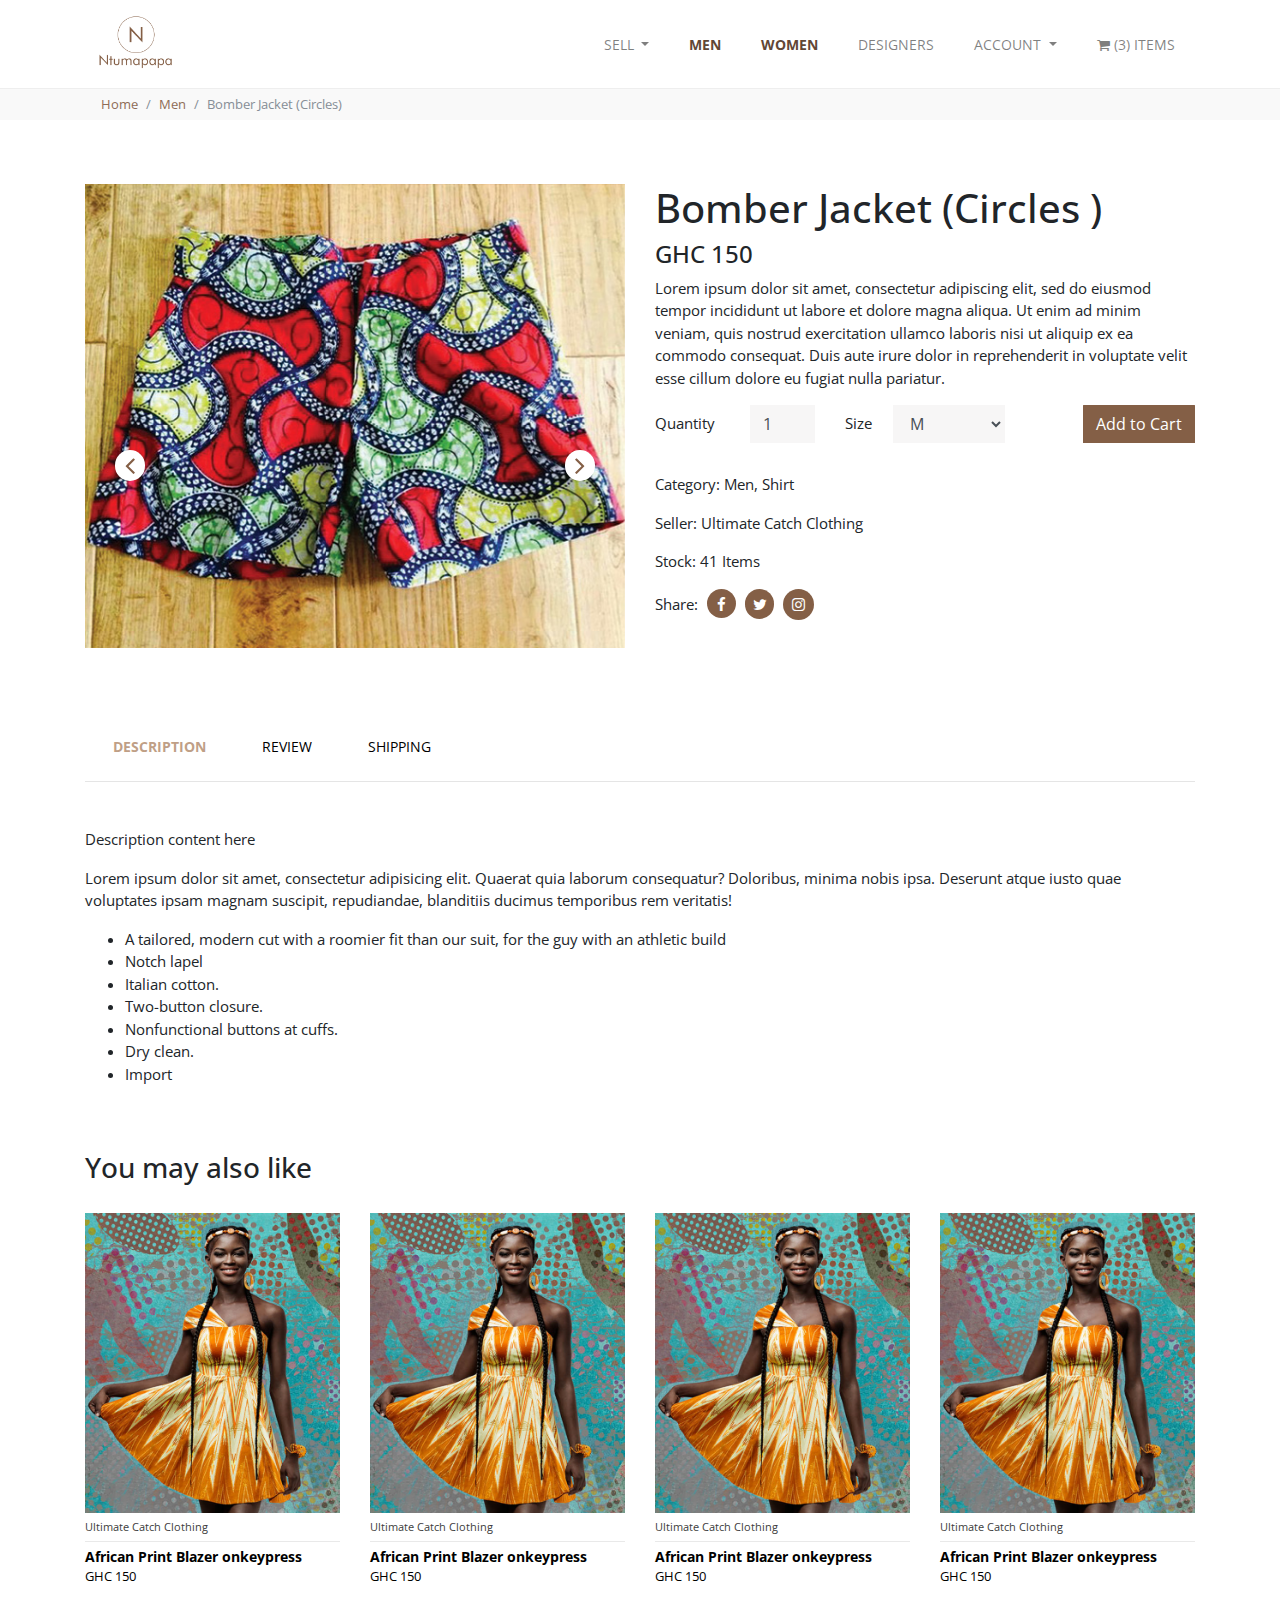
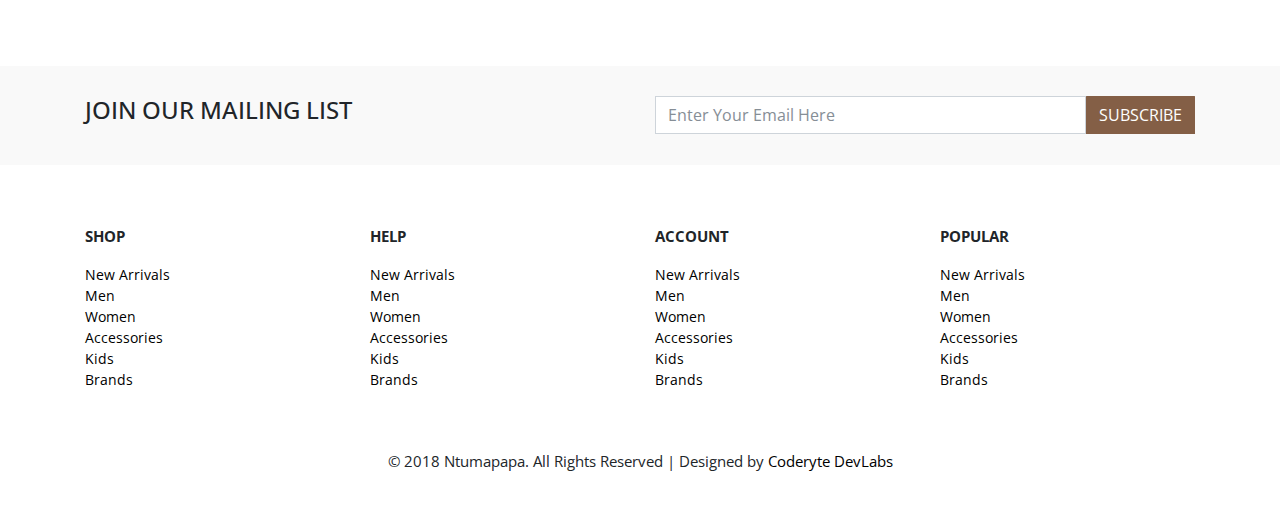
<file: product.html>
<!doctype html>
<html lang="en">

<head>
  <title>Ntumapapa | Product</title>
  <!-- Required meta tags -->
  <meta charset="utf-8">
  <meta name="viewport" content="width=device-width, initial-scale=1, shrink-to-fit=no">

    <!-- Bootstrap CSS -->
  <link rel="stylesheet" href="css/bootstrap.css">

  <!-- owl -->
  <link rel="stylesheet" href="css/owl.carousel.min.css">
  <link rel="stylesheet" href="css/owl.theme.default.css">
  <!-- owl -->


  <!-- custom -->
  <link rel="stylesheet" href="css/style.css">
  <!-- custom -->

   <!-- external from Plugins -->
    <link rel="stylesheet" href="plugins/animate.css">
    <!-- external from Plugins -->

  <!-- google fonts used -->
  <link href="https://fonts.googleapis.com/css?family=Open+Sans" rel="stylesheet">
  <link href="font-awesome-4.7.0/css/font-awesome.min.css" rel="stylesheet" type="text/css">
  <!-- google fonts used -->



</head>

<body>


  <!-- top manu or navigation bar  -->

  <nav class="navbar navbar-expand-lg navbar-light bg-light fixed-top ">
    <div class="container">
      <a href="index.html"><img src="img/officiallogo.png" class="img-fluid navbar-brand" width="100" height="48"></a>

      <button class="navbar-toggler" type="button" data-toggle="collapse" data-target="#navbarSupportedContent" aria-controls="navbarSupportedContent" aria-expanded="false" aria-label="Toggle navigation">
    <span class="navbar-toggler-icon"></span>

  </button>

      <div class="collapse navbar-collapse justify-content-end" id="navbarSupportedContent">
        <ul class="navbar-nav">


          <li class="nav-item dropdown">
            <a class="nav-link dropdown-toggle" href="#" id="navbarDropdown" role="button" data-toggle="dropdown" aria-haspopup="true" aria-expanded="false">
          SELL
        </a>
            <div class="dropdown-menu" aria-labelledby="navbarDropdown">
              <a class="dropdown-item" href="sellcategory.html">Men Collection</a>
              <a class="dropdown-item" href="sellcategory.html">Men Collection</a>

            </div>
          </li>
          <li class="nav-item active"><a class="nav-link" href=listing.html ">MEN</a></li>
           <li class="nav-item active"><a class="nav-link" href=listing.html ">WOMEN</a></li>
      
          <li class="nav-item"><a class="nav-link" href="designers.html">DESIGNERS</a></li>

          <li class="nav-item dropdown">
            <a class="nav-link dropdown-toggle" href="#" id="navbarDropdown" role="button" data-toggle="dropdown" aria-haspopup="true" aria-expanded="false">
          ACCOUNT
        </a>
            <div class="dropdown-menu" aria-labelledby="navbarDropdown">
              <a class="dropdown-item" href="login.html">Login</a>
              <a class="dropdown-item" href="signup.html">Sign up</a>
            </div>
          </li>

          <li class="nav-item dropdown">
            <a class="nav-link" href="#" id="navbarDropdown" role="button" data-toggle="dropdown" aria-haspopup="true" aria-expanded="false">
          <i class="fa fa-shopping-cart"></i> <span>(3)</span><span> ITEMS</span>
        </a>
            <div class="dropdown-menu cardrop" aria-labelledby="navbarDropdown">
              <!-- add to cart dropdown preview -->
              <div>
                <div class="row cartd ">
                  <div class="col-3"><img src="img/nika.jpg" class="img-fluid img-cart"></div>
                  <div class="col-7">
                    <p class="ntumaprotext"> African Print Blazer onkeypress </p>
                    <p class="amttext">1 <span>x</span> <span>GHC 150</span></p>
                  </div>
                  <div class="col-2">X</div>
                </div>


                <div class="row cartd">
                  <div class="col-3"><img src="img/nika.jpg" class="img-fluid img-cart"></div>
                  <div class="col-7">
                    <p class="ntumaprotext"> African Print Blazer onkeypress </p>
                    <p class="amttext">1 <span>x</span> <span>GHC 150</span></p>
                  </div>
                  <div class="col-2">X</div>
                  <hr>
                </div>

                <div class="row cartd">
                  <div class="col-3"><img src="img/nika.jpg" class="img-fluid img-cart"></div>
                  <div class="col-7">
                    <p class="ntumaprotext"> African Print Blazer onkeypress </p>
                    <p class="amttext">4 <span>x</span> <span>GHC 150</span></p>
                  </div>
                  <div class="col-2">X</div>
                  <hr>
                </div>

              </div>
              <!-- add to cart dropdown preview -->

              <!--view all cart or checkout   -->
              <div class="cartout">
                <div class="row">
                  <div class="col-6">
                    <a href="cart.html" class="btn btn-outline-primary btn-ntm-sm">View Call</a>
                  </div>
                  <div class="col-6 text-right">
                    <a href="checkout.html" class="btn btn-primary btn-ntm-sm">Check Out</a>
                  </div>
                </div>
              </div>
              <!--view all cart or checkout   -->



            </div>
      </div>
      </li>


      <!-- <li class="nav-item">
        <a class="nav-link" href="#"> <i class="fa fa-shopping-cart"></i> <span>(0)</span><span> ITEMS</span></a>
      </li> -->
      </ul>

    </div>

  </nav>
  <!-- top manu or navigation bar  -->

  <!-- mini directory navigation  -->
  <section class="bkmagtop">
    <div class="container">
      <div class="row">
        <div class="col-xl-12">
          <nav aria-label="breadcrumb">
            <ol class="breadcrumb">
              <li class="breadcrumb-item"><a href="#">Home</a></li>
              <li class="breadcrumb-item"><a href="#">Men</a></li>
              <li class="breadcrumb-item active" aria-current="page">Bomber Jacket (Circles)</li>
            </ol>
          </nav>
        </div>
      </div>
    </div>
  </section>
  <!-- mini directory navigation  -->


  <!-- single product details -->
  <section class="singpro">
    <div class="container">
      <div class="row">

        <!-- image preview with OWL  -->
        <div class="col-md-6">
          <div class="owl-carousel owl-theme">
            <div class="item">
              <img src="img/nika.jpg" class="img-fluidimg-single-pro image">
            </div>
            <div class="item">
              <img src="img/nika.jpg" class="img-fluidimg-single-pro image">
            </div>
            <div class="item">
              <img src="img/nika.jpg" class="img-fluidimg-single-pro image">
            </div>
            <div class="item">
              <img src="img/nika.jpg" class="img-fluidimg-single-pro image">
            </div>
            <div class="item">
              <img src="img/nika.jpg" class="img-fluidimg-single-pro image">
            </div>
          </div>
        </div>
        <!-- image preview with OWL  -->


        <!-- Product details  -->
        <div class="col-md-6">
          <div class="protitile">
            <h1>Bomber Jacket (Circles )</h1>
            <h4>GHC <span>150</span></h4>
            <p>Lorem ipsum dolor sit amet, consectetur adipiscing elit, sed do eiusmod tempor incididunt ut labore et dolore magna aliqua. Ut enim ad minim veniam, quis nostrud exercitation ullamco laboris nisi ut aliquip ex ea commodo consequat. Duis aute
              irure dolor in reprehenderit in voluptate velit esse cillum dolore eu fugiat nulla pariatur.</p>
          </div>

          <div class="qtycart">
            <div class="row">
              <div class="col-md-4 col-sm-6 col-6">
                <div class="form-group row">
                  <label for="example-number-input" class="col-6 col-form-label">Quantity</label>
                  <div class="col-6">
                    <input class="form-control" type="number" value="1" id="example-number-input">
                  </div>
                </div>
              </div>
              <div class="col-md-4 col-sm-6 col-6">
                <div class="form-group row">
                  <label for="example-number-input" class="col-3 col-form-label">Size</label>
                  <div class="col-9">
                    <select class="form-control" id="exampleFormControlSelect1">
                        <option>M</option>
                        <option>S</option>
                        <option>L</option>
                        <option>XL</option>
                        <option>XXL</option>

                      </select>
                  </div>
                </div>

              </div>
              <div class="col-md-4 col-sm-12 col-12 addpad text-right" >
                <a href="#" class="btn btn-primary ">Add to Cart</a>
              </div>
            </div>
          </div>




          <div class="sellerdet">
            <p>Category: <span>Men, Shirt</span></p>
            <p>Seller: <span>Ultimate Catch Clothing</span> </p>
            <p>Stock: <span>41</span> Items</p>
            <p>
              <ul class="list-inline">
                <li class="list-inline-item">Share:</li>
                <li class="list-inline-item"><a href="#"><i class="fa fa-facebook fb " aria-hidden="true"></i></a></li>
                <li class="list-inline-item"><a href="#"><i class="fa fa fa-twitter twi " aria-hidden="true"></i></a></li>
                <li class="list-inline-item"><a href="#"><i class="fa fa-instagram ig " aria-hidden="true"></i></a></li>
                </a>
              </ul>
            </p>
          </div>
        </div>
        <!-- Product details  -->



      </div>
    </div>
  </section>
  <!-- single product details -->



  <!-- discription review shipping -->
  <section>
    <div class="container">
      <div class="row">
        <div class="col-xl-12">
          <ul class="nav nav-pills nav " id="pills-tab" role="tablist">
            <li class="nav-item">
              <a class="nav-link active" id="pills-home-tab" data-toggle="pill" href="#description" role="tab" aria-controls="description" aria-selected="true">DESCRIPTION</a>
            </li>
            <li class="nav-item">
              <a class="nav-link" id="pills-profile-tab" data-toggle="pill" href="#review" role="tab" aria-controls="review" aria-selected="false">REVIEW</a>
            </li>
            <li class="nav-item">
              <a class="nav-link" id="pills-contact-tab" data-toggle="pill" href="#shipping" role="tab" aria-controls="shipping" aria-selected="false">SHIPPING</a>
            </li>
          </ul>
          <hr>
          <!-- inside content for Featured content  -->
          <div class="tab-content" id="pills-tabContent">
            <!-- description on toggole -->
            <div class="tab-pane fade show active" id="description" role="tabpanel" aria-labelledby="pills-home-tab">
              <div class="row protog">
                <div class="col-12">
                <p>Description content here</p>
                <p>Lorem ipsum dolor sit amet, consectetur adipisicing elit. Quaerat quia laborum consequatur? Doloribus, minima nobis ipsa. Deserunt atque iusto quae voluptates ipsam magnam suscipit, repudiandae, blanditiis ducimus temporibus rem veritatis!</p>
                <ul>
                  <li>A tailored, modern cut with a roomier fit than our suit, for the guy with an athletic build</li>
                  <li>Notch lapel</li>
                  <li>Italian cotton.</li>
                  <li>Two-button closure.</li>
                  <li>Nonfunctional buttons at cuffs.</li>
                  <li>Dry clean.</li>
                  <li>Import</li>
                </ul>
              </div>
              </div>
            </div>
            <!-- new arrive contetn on toggole -->

            <!-- trends contetn on toggole -->
            <div class="tab-pane fade" id="review" role="tabpanel" aria-labelledby="pills-profile-tab">
              <div class="row ">
                <div class="col-md-12">
                  <h4>Be the first to review</h4>
                  <small>Your email address will not be published. Required fields are marked *</small>
                </div>
                <div class="col-md-6 col-sm-12">
                  <div class="row">
                    <div class="col-xl-12 col-md-12">
                      <div class="form-group ">
                        <label for="name"> Name:</label>
                        <input type="text" class="form-control form-control" id="exampleInputText" aria-describedby="textHelp">
                      </div>
                    </div>

                    <div class="col-xl-12 col-md-12">
                      <div class="form-group">
                        <label for="exampleInputEmail1">Email:</label>
                        <input type="email" class="form-control" id="exampleInputEmail1" aria-describedby="emailHelp" required="">
                      </div>
                    </div>
                  </div>
                </div>

                <div class="col-md-6 col-dm-12">
                  <div class="row">
                    <div class="col-xl-12">
                      <div class="form-group">
                        <label for="texts">Your Review:</label>
                        <textarea class="form-control input-md" rows="5" placeholder="Your Review"></textarea>
                      </div>
                      <div class="text-right">
                        <a href="#" class="btn btn-review ">Submit</a>
                      </div>
                    </div>
                  </div>
                </div>
              </div>
            </div>
            <!-- trends contetn on toggole -->


            <!-- shipping on toggole -->
            <div class="tab-pane fade" id="shipping" role="tabpanel" aria-labelledby="pills-contact-tab">
              <div class="row protog">
                <div class="col-12">
                <p>Shipping info come here</p>
                <p>Lorem ipsum dolor sit amet, consectetur adipisicing elit. Molestiae fugiat fugit perferendis eaque explicabo minima vero amet quo delectus facere possimus quae, laudantium qui cum ipsum modi dolore incidunt nobis.</p>
                <p>Lorem ipsum dolor sit amet, consectetur adipisicing elit. Nobis dolores alias praesentium quasi delectus inventore nostrum dolor fugit tempora hic suscipit ea, omnis, dolore quo, molestias, quia modi vel expedita.</p>
              </div>
              </div>
              <!-- shipping on toggole -->


            </div>
            <!-- inside content for Featured content  -->
          </div>
        </div>
      </div>
  </section>
  <!-- discription review shipping -->


  <!-- Related Products -->
  <section class="singpropad">
  <div class="container">
    <div class="row">
      <div class="col-12 addbpadp">
        <h3>You may also like </h3>

      </div>

      <div class="col-12">
        <div class="row">

          <div class="col-xl-3 col-lg-3 col-md-6 addpad">
            <div class="cont">
              <img src="img/ntumacover.jpg" class="img-fluid img-ntuma image">
              <div class="middle overlay">
                <div class="text">
                  <ul class="list-inline">
                    <li class="list-inline-item"><a href="#"><i class="fa fa-heart fa-2xb" aria-hidden="true"></i></a></li>
                    <li class="list-inline-item"><a href="#"><i class="fa fa-eye fa-2xb" aria-hidden="true"></i></a></li>
                    <li class="list-inline-item"><a href="#"><i class="fa fa fa-shopping-cart fa-2xb" aria-hidden="true"></i></a></li><a target="_blank" href="#">
        </a></ul>
                </div>

              </div>
            </div>
            <div class="procol">
              <a href="#">
            <small class="brand">Ultimate Catch Clothing</small>
          <p class="ntumaprotext">African Print Blazer onkeypress</p>
          <p class="amttext">GHC 150</p>
          </a>
            </div>
          </div>

          <div class="col-xl-3 col-lg-3 col-md-6 addpad">
            <div class="cont">
              <img src="img/ntumacover.jpg" class="img-fluid img-ntuma image">
              <div class="middle overlay">
                <div class="text">
                  <ul class="list-inline">
                    <li class="list-inline-item"><a href="#"><i class="fa fa-heart fa-2xb" aria-hidden="true"></i></a></li>
                    <li class="list-inline-item"><a href="#"><i class="fa fa-eye fa-2xb" aria-hidden="true"></i></a></li>
                    <li class="list-inline-item"><a href="#"><i class="fa fa fa-shopping-cart fa-2xb" aria-hidden="true"></i></a></li><a target="_blank" href="#">
        </a></ul>
                </div>

              </div>
            </div>
            <div class="procol">
              <a href="#">
            <small class="brand">Ultimate Catch Clothing</small>
          <p class="ntumaprotext">African Print Blazer onkeypress</p>
          <p class="amttext">GHC 150</p>
          </a>
            </div>
          </div>

          <div class="col-xl-3 col-lg-3 col-md-6 addpad">
            <div class="cont">
              <img src="img/ntumacover.jpg" class="img-fluid img-ntuma image">
              <div class="middle overlay">
                <div class="text">
                  <ul class="list-inline">
                    <li class="list-inline-item"><a href="#"><i class="fa fa-heart fa-2xb" aria-hidden="true"></i></a></li>
                    <li class="list-inline-item"><a href="#"><i class="fa fa-eye fa-2xb" aria-hidden="true"></i></a></li>
                    <li class="list-inline-item"><a href="#"><i class="fa fa fa-shopping-cart fa-2xb" aria-hidden="true"></i></a></li><a target="_blank" href="#">
        </a></ul>
                </div>

              </div>
            </div>
            <div class="procol">
              <a href="#">
            <small class="brand">Ultimate Catch Clothing</small>
          <p class="ntumaprotext">African Print Blazer onkeypress</p>
          <p class="amttext">GHC 150</p>
          </a>
            </div>
          </div>

          <div class="col-xl-3 col-lg-3 col-md-6 addpad">
            <div class="cont">
              <img src="img/ntumacover.jpg" class="img-fluid img-ntuma image">
              <div class="middle overlay">
                <div class="text">
                  <ul class="list-inline">
                    <li class="list-inline-item"><a href="#"><i class="fa fa-heart fa-2xb" aria-hidden="true"></i></a></li>
                    <li class="list-inline-item"><a href="#"><i class="fa fa-eye fa-2xb" aria-hidden="true"></i></a></li>
                    <li class="list-inline-item"><a href="#"><i class="fa fa fa-shopping-cart fa-2xb" aria-hidden="true"></i></a></li><a target="_blank" href="#">
        </a></ul>
                </div>

              </div>
            </div>
            <div class="procol">
              <a href="#">
            <small class="brand">Ultimate Catch Clothing</small>
          <p class="ntumaprotext">African Print Blazer onkeypress</p>
          <p class="amttext">GHC 150</p>
          </a>
            </div>
          </div>

        </div>
      </div>
    </div>
  </div>
</section>
  <!-- Related Products -->





  <!-- JOIN OUR MAILING LIST -->
  <section class="mailing">
    <div class="container">
      <div class="row">
        <div class="col-md-6">
          <h4>JOIN OUR MAILING LIST</h4></div>
        <div class="col-md-6">
          <div class="input-group mb-3">
            <input type="text" class="form-control" placeholder="Enter Your Email Here" aria-label="Enter Your Email Here" aria-describedby="basic-addon2">
            <div class="input-group-append">
              <button class="btn btn-primary
                " type="button">SUBSCRIBE</button>
            </div>
          </div>
        </div>
      </div>
    </div>
  </section>
  <!-- JOIN OUR MAILING LIST -->


  <!-- footer -->
  <section class="homfot">
    <div class="container">
      <div class="row">
        <div class="col-md-3 col-6 thirtypadb">
          <p class="wc1"><strong>SHOP</strong></p>
          <ul class="list-unstyled amttext3">
            <li><a href="#">New Arrivals</a></li>
            <li><a href="#">Men</a></li>
            <li><a href="#">Women</a></li>
            <li><a href="#">Accessories</a></li>
            <li><a href="#">Kids</a></li>
            <li><a href="#">Brands</a></l </ul>
        </div>

        <div class="col-md-3 col-6 thirtypadb">
          <p class="wc1"><strong>HELP</strong></p>
          <ul class="list-unstyled amttext3">
            <li><a href="#">New Arrivals</a></li>
            <li><a href="#">Men</a></li>
            <li><a href="#">Women</a></li>
            <li><a href="#">Accessories</a></li>
            <li><a href="#">Kids</a></li>
            <li><a href="#">Brands</a></li>
          </ul>
        </div>

        <div class="col-md-3 col-6 thirtypadb">
          <p class="wc1"><strong>ACCOUNT</strong></p>
          <ul class="list-unstyled amttext3">
            <li><a href="#">New Arrivals</a></li>
            <li><a href="#">Men</a></li>
            <li><a href="#">Women</a></li>
            <li><a href="#">Accessories</a></li>
            <li><a href="#">Kids</a></li>
            <li><a href="#">Brands</a></li>

          </ul>
        </div>
        <div class="col-md-3 col-6 thirtypadb">
          <p class="wc1"><strong>POPULAR</strong></p>
          <ul class="list-unstyled amttext3">
            <li><a href="#">New Arrivals</a></li>
            <li><a href="#">Men</a></li>
            <li><a href="#">Women</a></li>
            <li><a href="#">Accessories</a></li>
            <li><a href="#">Kids</a></li>
            <li><a href="#">Brands</a></li>

          </ul>
        </div>

        <div class="col-md-12 text-center protog ">
          <p>© 2018 Ntumapapa. All Rights Reserved | Designed by <span><a href="#">Coderyte DevLabs</a></span></p>
        </div>
      </div>
    </div>
  </section>
  <!-- footer -->










 <!-- Optional JavaScript -->
  <!-- jQuery first, then Popper.js, then Bootstrap JS -->
  <script src="js/jquery-3.2.1.slim.min.js"></script>
  <script src="js/popper.min.js"></script>
  <script src="js/bootstrap.js"></script>

  <script src="js/ntuma.js"></script>
  <script src="js/owl.carousel.min.js"></script>

  <script src="plugins/wow/wow.min.js"></script>
              <script>
              new WOW().init();
              </script>




</body>

</html>
</file>
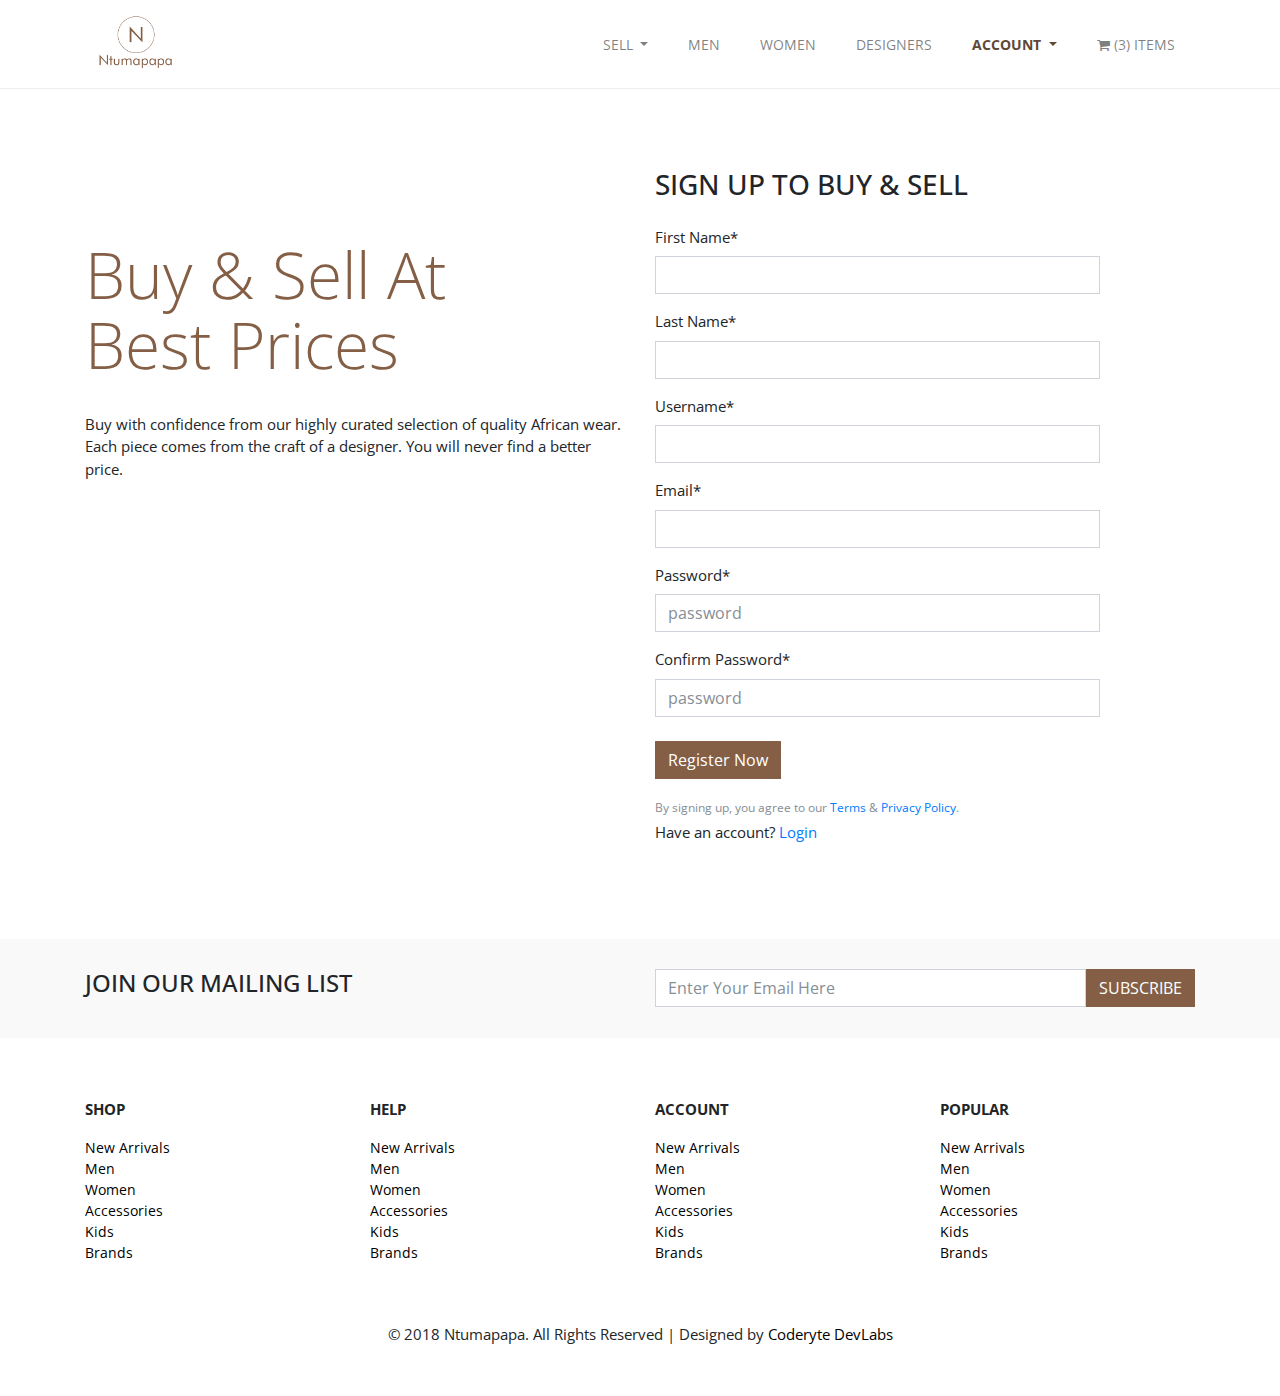
<file: signup.html>
<!doctype html>
<html lang="en">

<head>
  <title>Ntumapapa | Signup</title>
  <!-- Required meta tags -->
  <meta charset="utf-8">
  <meta name="viewport" content="width=device-width, initial-scale=1, shrink-to-fit=no">

    <!-- Bootstrap CSS -->
  <link rel="stylesheet" href="css/bootstrap.css">

  <!-- owl -->
  <link rel="stylesheet" href="css/owl.carousel.min.css">
  <link rel="stylesheet" href="css/owl.theme.default.css">
  <!-- owl -->


  <!-- custom -->
  <link rel="stylesheet" href="css/style.css">
  <!-- custom -->

   <!-- external from Plugins -->
    <link rel="stylesheet" href="plugins/animate.css">
    <!-- external from Plugins -->

  <!-- google fonts used -->
  <link href="https://fonts.googleapis.com/css?family=Open+Sans" rel="stylesheet">
  <link href="font-awesome-4.7.0/css/font-awesome.min.css" rel="stylesheet" type="text/css">
  <!-- google fonts used -->



</head>

<body>


  <!-- top manu or navigation bar  -->

  <nav class="navbar navbar-expand-lg navbar-light bg-light fixed-top ">
    <div class="container">
      <a href="index.html"><img src="img/officiallogo.png" class="img-fluid navbar-brand" width="100" height="48"></a>

      <button class="navbar-toggler" type="button" data-toggle="collapse" data-target="#navbarSupportedContent" aria-controls="navbarSupportedContent" aria-expanded="false" aria-label="Toggle navigation">
    <span class="navbar-toggler-icon"></span>

  </button>

      <div class="collapse navbar-collapse justify-content-end" id="navbarSupportedContent">
        <ul class="navbar-nav">


          <li class="nav-item dropdown">
            <a class="nav-link dropdown-toggle" href="#" id="navbarDropdown" role="button" data-toggle="dropdown" aria-haspopup="true" aria-expanded="false">
          SELL
        </a>
            <div class="dropdown-menu" aria-labelledby="navbarDropdown">
              <a class="dropdown-item" href="sellcategory.html">Men Collection</a>
              <a class="dropdown-item" href="sellcategory.html">Men Collection</a>

            </div>
          </li>
          <li class="nav-item"><a class="nav-link" href="listing.html">MEN</a></li>
          <li class="nav-item"><a class="nav-link" href="listing.html">WOMEN</a></li>

          <li class="nav-item"><a class="nav-link" href="designers.html">DESIGNERS</a></li>

          <li class="nav-item dropdown active">
            <a class="nav-link dropdown-toggle" href="#" id="navbarDropdown" role="button" data-toggle="dropdown" aria-haspopup="true" aria-expanded="false">
          ACCOUNT
        </a>
            <div class="dropdown-menu" aria-labelledby="navbarDropdown">
              <a class="dropdown-item" href="login.html">Login</a>
              <a class="dropdown-item" href="signup.html">Sign up</a>
            </div>
          </li>

          <li class="nav-item dropdown">
            <a class="nav-link" href="#" id="navbarDropdown" role="button" data-toggle="dropdown" aria-haspopup="true" aria-expanded="false">
          <i class="fa fa-shopping-cart"></i> <span>(3)</span><span> ITEMS</span>
        </a>
            <div class="dropdown-menu cardrop" aria-labelledby="navbarDropdown">
              <!-- add to cart dropdown preview -->
              <div>
                <div class="row cartd ">
                  <div class="col-3"><img src="img/nika.jpg" class="img-fluid img-cart"></div>
                  <div class="col-7">
                    <p class="ntumaprotext"> African Print Blazer onkeypress </p>
                    <p class="amttext">1 <span>x</span> <span>GHC 150</span></p>
                  </div>
                  <div class="col-2">X</div>
                </div>


                <div class="row cartd">
                  <div class="col-3"><img src="img/nika.jpg" class="img-fluid img-cart"></div>
                  <div class="col-7">
                    <p class="ntumaprotext"> African Print Blazer onkeypress </p>
                    <p class="amttext">1 <span>x</span> <span>GHC 150</span></p>
                  </div>
                  <div class="col-2">X</div>
                  <hr>
                </div>

                <div class="row cartd">
                  <div class="col-3"><img src="img/nika.jpg" class="img-fluid img-cart"></div>
                  <div class="col-7">
                    <p class="ntumaprotext"> African Print Blazer onkeypress </p>
                    <p class="amttext">4 <span>x</span> <span>GHC 150</span></p>
                  </div>
                  <div class="col-2">X</div>
                  <hr>
                </div>

              </div>
              <!-- add to cart dropdown preview -->

              <!--view all cart or checkout   -->
              <div class="cartout">
                <div class="row">
                  <div class="col-6">
                    <a href="cart.html" class="btn btn-outline-primary btn-ntm-sm">View Call</a>
                  </div>
                  <div class="col-6 text-right">
                    <a href="checkout.html" class="btn btn-primary btn-ntm-sm">Check Out</a>
                  </div>
                </div>
              </div>
              <!--view all cart or checkout   -->



            </div>
      </div>
      </li>
      </ul>

    </div>

  </nav>
  <!-- top manu or navigation bar  -->


<!-- login and page supporitng creat and account -->
  <section>
    <div class="container">
      <div class="row loginpad  ">

        <div class="col-md-6 ">
          <h3 class="display-3a">Buy & Sell At  <br>Best Prices</h3>
          <div class="ccrt">
          <p>Buy with confidence from our highly curated selection of quality African wear. Each piece comes from the craft of a designer. You will never find a better price.</p>
          </div>

        </div>

        <div class="col-md-5">
          <div >
          <h3 class="ccrt2">SIGN UP TO BUY & SELL</h3>
          <form action="">
            <div class="row">
              <div class="form-group col-md-12">
                <label for="firstname">First Name*</label>
                <input type="text" class="form-control" id="firstname">
              </div>

              <div class="form-group col-md-12">
                <label for="lastnames">Last Name*</label>
                <input type="text" class="form-control" id="lastnames">
              </div>

              <div class="form-group col-md-12">
                <label for="username">Username*</label>
                <input type="text" class="form-control" id="username">
              </div>

            <div class="form-group col-md-12">
              <label for="exampleFormControlInput1">Email*</label>
              <input type="email" class="form-control" id="exampleFormControlInput1">
            </div>
            <div class="form-group col-md-12">
              <label for="password">Password*</label>
              <input type="password" class="form-control" id="password" placeholder="password">
            </div>

            <div class="form-group col-md-12">
              <label for="password">Confirm Password*</label>
              <input type="password" class="form-control" id="confirmpassword" placeholder="password">
            </div>



            <div class="col-12 ccrt2">
            <a href="#" class="btn btn-primary ">Register Now</a>
            </div>

            <div class="col-12 ">
            <small class="form-text text-muted">By signing up, you agree to our <span><a href="">Terms</a></span> &amp; <a href="">Privacy Policy</a>.</small>
            <p class="form-text ">Have an account? <a href="login.html">Login</a> </p>
            </div>

            </div>
          </form>
          </div>
        </div>


      </div>
    </div>
  </section>
<!-- login and page supporitng creat and account -->



<!-- JOIN OUR MAILING LIST -->
<section class="mailing">
  <div class="container">
    <div class="row">
      <div class="col-md-6">
        <h4>JOIN OUR MAILING LIST</h4></div>
      <div class="col-md-6">
        <div class="input-group mb-3">
          <input type="text" class="form-control" placeholder="Enter Your Email Here" aria-label="Enter Your Email Here" aria-describedby="basic-addon2">
          <div class="input-group-append">
            <button class="btn btn-primary
              " type="button">SUBSCRIBE</button>
          </div>
        </div>
      </div>
    </div>
  </div>
</section>
<!-- JOIN OUR MAILING LIST -->



  <!-- footer -->
  <section class="homfot">
    <div class="container">
      <div class="row">
        <div class="col-md-3 col-6 thirtypadb">
          <p class="wc1"><strong>SHOP</strong></p>
          <ul class="list-unstyled amttext3">
            <li><a href="#">New Arrivals</a></li>
            <li><a href="#">Men</a></li>
            <li><a href="#">Women</a></li>
            <li><a href="#">Accessories</a></li>
            <li><a href="#">Kids</a></li>
            <li><a href="#">Brands</a></l </ul>
        </div>

        <div class="col-md-3 col-6 thirtypadb">
          <p class="wc1"><strong>HELP</strong></p>
          <ul class="list-unstyled amttext3">
            <li><a href="#">New Arrivals</a></li>
            <li><a href="#">Men</a></li>
            <li><a href="#">Women</a></li>
            <li><a href="#">Accessories</a></li>
            <li><a href="#">Kids</a></li>
            <li><a href="#">Brands</a></li>
          </ul>
        </div>

        <div class="col-md-3 col-6 thirtypadb">
          <p class="wc1"><strong>ACCOUNT</strong></p>
          <ul class="list-unstyled amttext3">
            <li><a href="#">New Arrivals</a></li>
            <li><a href="#">Men</a></li>
            <li><a href="#">Women</a></li>
            <li><a href="#">Accessories</a></li>
            <li><a href="#">Kids</a></li>
            <li><a href="#">Brands</a></li>

          </ul>
        </div>
        <div class="col-md-3 col-6 thirtypadb">
          <p class="wc1"><strong>POPULAR</strong></p>
          <ul class="list-unstyled amttext3">
            <li><a href="#">New Arrivals</a></li>
            <li><a href="#">Men</a></li>
            <li><a href="#">Women</a></li>
            <li><a href="#">Accessories</a></li>
            <li><a href="#">Kids</a></li>
            <li><a href="#">Brands</a></li>

          </ul>
        </div>

        <div class="col-md-12 text-center protog ">
          <p>© 2018 Ntumapapa. All Rights Reserved | Designed by <span><a href="#">Coderyte DevLabs</a></span></p>
        </div>
      </div>
    </div>
  </section>
  <!-- footer -->










 <!-- Optional JavaScript -->
  <!-- jQuery first, then Popper.js, then Bootstrap JS -->
  <script src="js/jquery-3.2.1.slim.min.js"></script>
  <script src="js/popper.min.js"></script>
  <script src="js/bootstrap.js"></script>

  <script src="js/ntuma.js"></script>
  <script src="js/owl.carousel.min.js"></script>

  <script src="plugins/wow/wow.min.js"></script>
              <script>
              new WOW().init();
              </script>



</body>

</html>
</file>
<file: css/style.css>
body {
    margin: 0;
  	font-family: 'Open Sans', sans-serif;
   font-size: 15px;
    font-weight: 400;
    line-height: 1.5;
    color: #212529;
    text-align: left;
    background-color: #fff;
}

.navbar-light .navbar-nav .active > .nav-link, .navbar-light .navbar-nav .nav-link.show, .navbar-light .navbar-nav .nav-link.active {
    color: #614735;
    font-weight: bolder;
}

.nav-item {
  padding-left: 12px;
  padding-right: 12px;
  font-size: 14px;
}

.navbar-toggler {
    padding: 0.25rem 0.75rem;
    font-size: 1rem;
    line-height: 1;
    background: white;
    border: 1px solid transparent;
    border-radius: 0.01rem;
  }


.bg-light {
    background-color: #ffffff !important;
    border-bottom: 1px #eee solid;
}

.dropdown-item {
    display: block;
    width: 100%;
    padding: 0.25rem 1.5rem;
    clear: both;
    font-weight: 400;
    color: #212529;
    text-align: inherit;
    white-space: nowrap;
    background: none;
    border: 0;
    font-size: 15px;
}

.ntuma {
    height: 40rem;
    padding-top: 15%;
    margin-top: 84px;
    padding-bottom: 13%;
    background-repeat: no-repeat;
    background-size: cover;
    background-position: center center;
    color: white;
    background-image: linear-gradient( rgba(0, 0, 0, 0.50), rgba(0, 0, 0, 0.30) ), url(../img/ntumacover.jpg);
}

.ntumah1 {
      font-size: 4.5rem;
      font-weight: bolder;
}


 .ntumah1b {
       font-size: 4.5rem;
       font-weight: bolder;
 }

 @media (max-width: 575.98px) {
   .ntumah1b {
         font-size: 2.5rem;
         font-weight: bolder;
   }
  }

.ntumah2 {
    font-size: 1.5rem;
    font-weight: bolder;
}

.homprcat {
  padding-top: 80px;
  padding-bottom: 80px;
}

.homfot {
  padding-top: 60px;
  padding-bottom: 5px;
}

.homfot a {
  color: #000;
}

.homprcat2 {
  padding-top: 80px;
  padding-bottom: 80px;
  background: #fbfbfb;
}

.thirtypadb {
    padding-bottom: 30px;
}

.btn-ntm-sm {
    padding: 0.25rem 0.5rem;
    font-size: 0.875rem;
    line-height: 1.5;
    border-radius: 0.01rem;
}

.thumwo {
    margin-top: -11rem;
    padding-right: 4rem;
}

@media (max-width: 575.98px) {
  .thumwo {
    margin-top: -10rem;
  padding-right: 1rem;
  padding-bottom: 10rem;
  }
 }



.thumen {
    margin-top: -9rem;
    padding-left: 4rem;
}

@media (max-width: 575.98px) {
  .thumen {
      margin-top: -8rem;
      padding-left: 1rem;
  }
 }


.thumen a {

  color: #000;
}

.thumen a:hover {
  color: #000;
  text-decoration: none;
}



.thuase {
    margin-top: -9rem;
    color: white;
}

.ntumaprotext {
    margin-bottom: 0px;
    font-size: 14px;
    font-weight: bolder;
}

.amttext {
    margin-bottom: 0px;
    font-size: 13px;
}


.amttext3 {
    margin-bottom: 0px;
    font-size: 14px;
}


.brand {
    display: block;
    font-weight: 400;
    font-size: 11px;
    line-height: 20px;
    color: #404040;
    border-bottom: 1px solid #e9e9e9;
    margin: 4px 0;
    padding-bottom: 4px;
}

.img-ntuma {
    height: 300px;
    width: 100%;
    object-fit: cover;
    object-position: center center;
}


.img-ntuma2 {
    height: 300px;
    width: 100%;
    object-fit: cover;
    object-position: center center;
}


 @media (max-width: 575.98px) {
   .img-ntuma2 {
       height: 160px;
       width: 100%;
       object-fit: cover;
       object-position: center center;
   }
  }


.protog {
    padding-top: 30px;
    padding-bottom: 30px;
}


.protog a {
    color: black;
    text-decoration: none;
}

.protog a:hover {
    color: #845F46;
    text-decoration: none;
    transition: all 400ms ease-out;
}


.nav-pills .nav-link.active, .nav-pills .show > .nav-link {
    color: #BF9F86;
    background-color: #171a1d00;
    font-weight: bolder;
}

.nav-pills a {
    color: #000000;
    text-decoration: none;
    background-color: transparent;
    -webkit-text-decoration-skip: objects;
}

.nav-pills a:hover {
    color: #BF9F86;
    text-decoration: none;
    background-color: transparent;
    -webkit-text-decoration-skip: objects;
    transition: all 400ms ease-out;
}

.cont{
  position: relative;
  width: 100%;
}

.image {
  display: block;
  width: 100%;
}

.overlay {
  position: absolute;
  top: 0;
  bottom: 0;
  left: 0;
  right: 0;
  height: 100%;
  width: 100%;
  opacity: 0;
  transition: 1s ease;
  background-color: #00000087;
}

.cont:hover .overlay {
  opacity: 1;
}

.text {
  color: white;
  font-size: 20px;
  position: absolute;
  top: 50%;
  left: 49%;
  transform: translate(-50%, -50%);
  -ms-transform: translate(-50%, -50%);
  text-align: center;
}

 .fa-2xb {
    font-size: 30px;
    color: #ffffff;
    border: white 1.5px solid;
    border-radius: 5rem;
    padding: 6px;
    transition: all 0.7s;
}

.text .fa-2xb:hover {
    color: #845f46;
    border: #ffffff 1.5px solid;
    background: #ffffff;
}


.addpad {
  padding-bottom: 30px;
}

.addbpadp {
    padding-bottom: 20px;
  }

.brag {
    background-image:linear-gradient( rgba(0, 0, 0, 0.50), rgba(0, 0, 0, 0.30) ), url(../img/brag.jpg);
    height: 150px;
    background-attachment: fixed;
    background-position: center;
    background-repeat: no-repeat;
    background-size: cover;
    padding-top: 8em;
    padding-bottom: 20em;
}

.wc{
  color: white;
}

.img-brand {
    height: 130px;
    width: 100%;
    object-fit: cover;
    object-position: center center;
}


.sellinfpoint {
    background: #B8AF97;
    height: 200px;
    color: #fff;
}

.sptitle {
    padding: 24px;
}

.card {
    position: relative;
    display: -ms-flexbox;
    display: flex;
    -ms-flex-direction: column;
    flex-direction: column;
    min-width: 0;
    word-wrap: break-word;
    background-color: #845F46;
    background-clip: border-box;
    border: 1px solid #845F46;
    border-radius: 0.1rem;
}

.homprcath {
    padding-top: 60px;
    padding-bottom: 60px;
}

.btn-primary {
    color: #fff;
    background-color: #845F46;
    border-color: #845F46;
    border-radius: 0.01rem;
}


.form-control {
    display: block;
    width: 100%;
    padding: 0.375rem 0.75rem;
    font-size: 1rem;
    line-height: 1.5;
    color: #495057;
    background-color: #fff;
    background-image: none;
    background-clip: padding-box;
    border: 1px solid #ced4da;
    border-radius: 0.01rem;
    transition: border-color ease-in-out 0.15s, box-shadow ease-in-out 0.15s;
}

.mailing {
    padding-top: 30px;
    padding-bottom: 15px;
    background: #F9F9F9;
}

.homfot a:hover {
    color: #614735;
    text-decoration: none;
    transition: all 400ms ease-out;
}


.dropdown-menu {
    top: 100%;
    left: 0;
    z-index: 1000;
    display: none;
    min-width: 10rem;
    padding: 0.5rem 0;
    margin: 0.125rem 0 0;
    font-size: 1rem;
    color: #212529;
    text-align: left;
    list-style: none;
    background-color: #fff;
    background-clip: padding-box;
    border:1px solid rgba(93, 91, 91, 0.12);
    border-radius: 0.01rem;
}

.dropdown-menu2 {
    top: 100%;
    left: -200px;
    z-index: 1000;
    min-width: 100%;
    padding: -5.5rem 15px;
    margin: 0.125rem 0 0;
    color: #212529;
    text-align: left;
    list-style: none;
    background-color: #fff;
    background-clip: padding-box;
    border: 1px solid rgba(255, 255, 255, 0.15);
    border-radius: 0.01rem;
    padding: 20px;
}

.cardrop {
    top: 100%;
    left: -200px;
    z-index: 1000;
    min-width: 100%;
    padding: -5.5rem 15px;
    margin: 0.125rem 0 0;
    color: #212529;
    text-align: left;
    list-style: none;
    background-color: #fff;
    background-clip: padding-box;
    border: 1px solid rgba(195, 195, 195, 0.36);
    border-radius: 0.01rem;
    padding: 20px;
}

.img-cart {
    height: 53px;
    width: 100%;
    object-fit: cover;
    object-position: center center;
}

.row.cartd {
    padding-bottom: 20px;
}

.btn-primary:hover {
    color: #fff;
    background-color: #614735;
    border-color: #614735;
    border-radius: 0.01rem;
}

.btn-outline-primary {
    color: #0c0c0c;
    background-color: transparent;
    background-image: none;
    border-color: #845f46;
}

.btn-outline-primary:hover {
    color: #ffffff;
    background-color: #845f46;
    background-image: none;
    border-color: #845f46;
}


/*  Listing page*/

.productlist {

  padding-top: 4rem;
  padding-bottom: 4rem;
}

.prodmain{
  padding-bottom: 3rem;
}

.smallpad {
    padding-left: 5px;
    padding-right: 10px;
}

.smallpad2 {
    padding-right: 5px;
}


.listcat {
  padding: 0 0 15px 0;
}

.listcat a {
  color: #000;
  line-height: 2;
}


.listcat a:hover {
  color: #845f46;
  line-height: 2;
  text-decoration: none;
}


.listbestselling {
  padding: 0 0 15px 0;
}


.listbestselling a {
  color: #000;
}

.listbestselling a:hover {
color: #845f46;
text-decoration: none;
}

.productlist a {
color: #000;
text-decoration: none;
}

.productlist a:hover {
color: #845f46;
text-decoration: none;
}

.page-item.active .page-link {
    z-index: 2;
    color: #fff;
    background-color: #845f46;
    border-color: #845f46;
}

.page-item:first-child .page-link {
    margin-left: 0;
    border-top-left-radius: 0.01em;
    border-bottom-left-radius: 0.01rem;
}

.page-item:last-child .page-link {
    border-top-right-radius: 0.01em;
    border-bottom-right-radius: 0.01em;
}

.pagination {
    display: -ms-flexbox;
    display: flex;
    padding-left: 0;
    list-style: none;
    border-radius: 0.25rem;
    font-size: 13px;
}

.pagin {

  padding-top: 4rem;
  padding-bottom: 1rem;
}

.breadcrumb {
    display: -ms-flexbox;
    display: flex;
    -ms-flex-wrap: wrap;
    flex-wrap: wrap;
    padding: 0.01rem 01rem;
    margin-bottom: 5px;
    list-style: none;
    background-color: #f9f9f9;
    border-radius: 0.25rem;
    font-size: smaller;
}

.breadcrumb a {
    color: #8e6c56;
    text-decoration: none;
    background-color: transparent;
}

.bkmagtop {
  padding-top: 6rem;
  background-color: #f9f9f9;
}

/* Single product page */

.singpro {
    padding-top: 4rem;
    padding-bottom: 5rem;
}



.fb {
    padding: 8px 10px 6px 10px;
    background-color: #845f46;
    color: white;
    border-radius: 27px;
}

.fb:hover{
    padding: 8px 10px 6px 10px;
    background-color: #614735;
    color: white;
    border-radius: 27px;
}

.twi {
  padding: 8px 7px 7px 8px;
background-color: #845f46;
color: white;
border-radius: 27px;
}

.twi:hover {
  padding: 8px 7px 7px 8px;
background-color: #614735;
color: white;
border-radius: 27px;
}

.ig {
  padding: 8px 9px 8px 9px;
background-color: #845f46;
color: white;
border-radius: 27px;
}

.ig:hover {
  padding: 8px 9px 8px 9px;
background-color: #614735;
color: white;
border-radius: 27px;
}


.img-single-pro {
    height: 500px;
    width: 100%;
    object-fit: cover;
    object-position: center center;
}

.owl-theme .owl-nav [class*='owl-'] {
    color: #845f46;
    font-size: 14px;
    margin: 5px;
    padding: 1px 10px;
    background: #ffffff;
    display: inline-block;
    cursor: pointer;
    border-radius: 17px;
    transition: all 800ms ease-out;
}

.owl-theme .owl-nav:hover [class*='owl-'] {
    color: #fff;
    font-size: 14px;
    margin: 5px;
    padding: 1px 10px;
    background: #000;
    display: inline-block;
    cursor: pointer;
    border-radius: 17px;
    transition: all 800ms ease-out;
}


.owl-prev {
float: left !important;
}

.owl-next {
float: right !important;
}

.owl-theme .owl-nav {
    position: absolute;
    top: 29vh;
    width: 100%;
    margin-top: 0px;
    padding: 0px 25px;
}

@media (max-width: 575.98px) {
  .owl-theme .owl-nav {
      position: absolute;
      top: 17vh;
      width: 100%;
      margin-top: 0px;
      padding: 0px 25px;
  }
 }

.btn-review {
    color: #fff;
    background-color: #614735;
    border-color: #614735;
    border-radius: 0.01rem;
}

 .btn-review  a {
    color: white;
    text-decoration: none;
}
.btn-review  a:hover {
   color: white;
   text-decoration: none;
}

.singpropad {
    padding-bottom: 50px;
    padding-top: 20px;
}

.singpropad a {
    color: black;
    text-decoration: none;
}

.singpropad a:hover {
    color: #845F46;
    text-decoration: none;
    transition: all 400ms ease-out;
}

/* cart */

.img-cart-2 {
    height: 53px;
    width: 100%;
    object-fit: cover;
    object-position: center center;
}

.table .thead-ntuma th {
    color: #000;
    background-color: #ffffff;
    border-color: #828282;
    border-top: white;
}

.table a {
    color: #000;

}

.card2 {
    position: relative;
    display: -ms-flexbox;
    display: flex;
    -ms-flex-direction: column;
    flex-direction: column;
    min-width: 0;
    word-wrap: break-word;
    background-color: #ffffff;
    background-clip: border-box;
    border: 1px solid #bbbbbb;
    border-radius: 0.1rem;
}


.cartsum {
    padding-top: 1.5rem;
    padding-bottom: 3rem;
}

.ccrt {
    padding-top: 1.5rem;
    padding-bottom: 0.5rem;
}

.ccrt2 {
    padding-top: 0.5rem;
    padding-bottom: 1rem;
}


.cartbt {
    padding-top: 3rem;
    padding-bottom: 1.5rem;
}

.radiobn {
    padding-left: 25px;
}

/* Checkout */

.singpro .form-control  {
    display: block;
    width: 100%;
    padding: 0.375rem 0.75rem;
    line-height: 1.5;
    color: #495057;
    background-color: #f7f6f6;
    background-image: none;
    background-clip: padding-box;
    border: 1px solid #f7f6f6;
    border-radius: 0.01rem;
    transition: border-color ease-in-out 0.15s, box-shadow ease-in-out 0.15s;
}

.ccrt a {
    color: #845f46;
    text-decoration: none;
    font: bolder;
}

/* login */
.loginbar {
    padding-right: 100px;
    border-right: 2px solid #eee;
}

.loginpad {
    padding-top: 10rem;
    padding-bottom: 80px;
}

.radiobn2 {
    padding-left: 35px;
}

.footer {
    position: absolute;
    bottom: 0;
    width: 100%;
    height: 60px;
}

.display-3a {
    font-size: 4rem;
    font-weight: 100;
    line-height: 1.1;
    margin-top: 5rem;
    color: #845f46;
}

.incri {
  font: 2rem;
  list-style: 1rem;
}

.searhm {
    height: 45rem;
    padding-top: 20%;
    padding-bottom: 13%;
    background-repeat: no-repeat;
    background-size: cover;
    background-position: center center;
    color: white;
    background-image: url(../img/btsbaycover.jpg);
}


.designers {
    position: relative;
    display: -ms-flexbox;
    display: flex;
    -ms-flex-direction: column;
    flex-direction: column;
    min-width: 0;
    word-wrap: break-word;
    background-color: #ffffff;
    background-clip: border-box;
    border-radius: 0.1rem;
    border: solid 1px #f5f5f5;
    transition: all 1s;

}


.designers a {
  color:  #212529;
}


.designers a:hover {
  color:  #845F46;
  text-decoration: none;
}

.pagin a {
  color:  #212529;
}


.pagin a:hover {
  color:  #845F46;
  text-decoration: none;
}


.card-body-ntuma {
    -ms-flex: 1 1 auto;
    flex: 1 1 auto;
    padding: 1rem 1rem 1rem 1rem;
    background: #f5f5f5;
    text-align:   center;
}

.img-design {
    height: 152px;
    width: 100%;
    object-fit: cover;
    object-position: center center;
}

.btn {
    display: inline-block;
    font-weight: 400;
    text-align: center;
    white-space: nowrap;
    vertical-align: middle;
    -webkit-user-select: none;
    -moz-user-select: none;
    -ms-user-select: none;
    user-select: none;
    border: 1px solid transparent;
    padding: 0.375rem 0.75rem;
    font-size: 1rem;
    line-height: 1.5;
    border-radius: 0.01rem;
    transition: all 1s;
}
</file>
